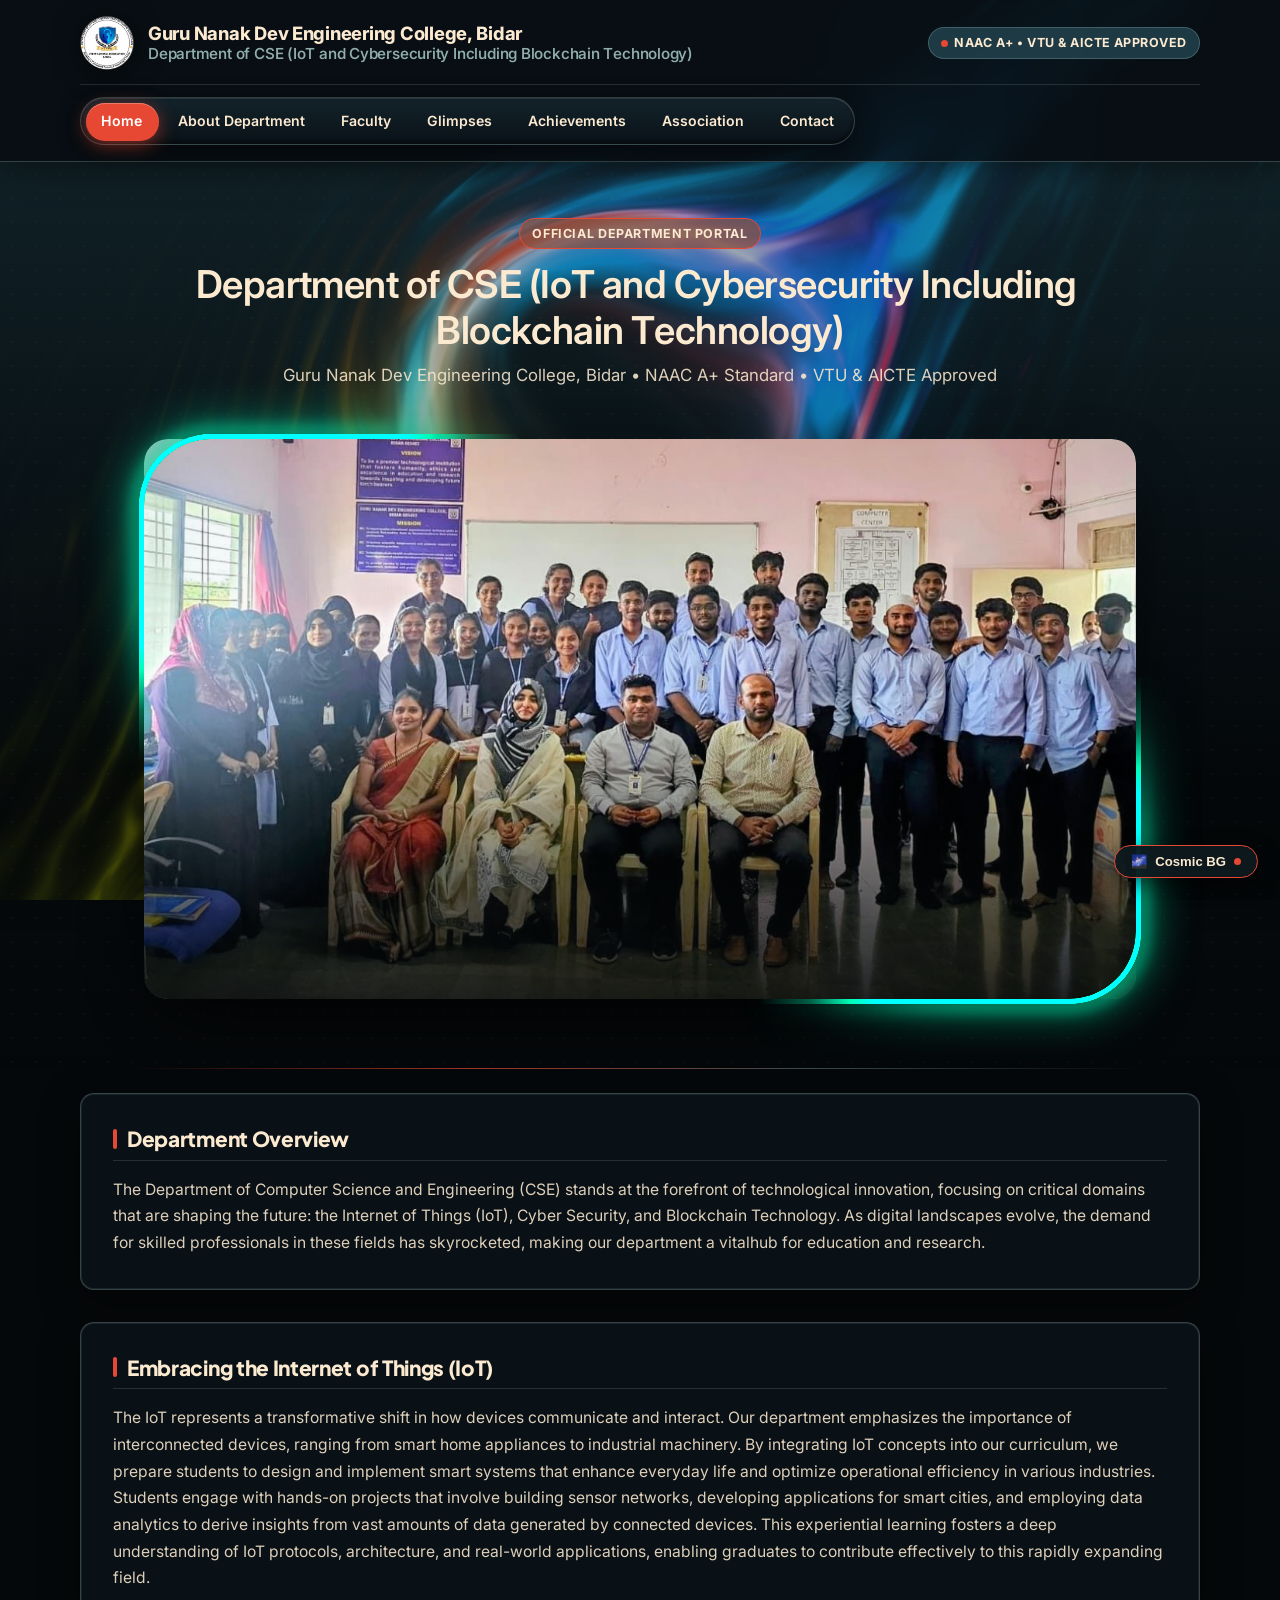
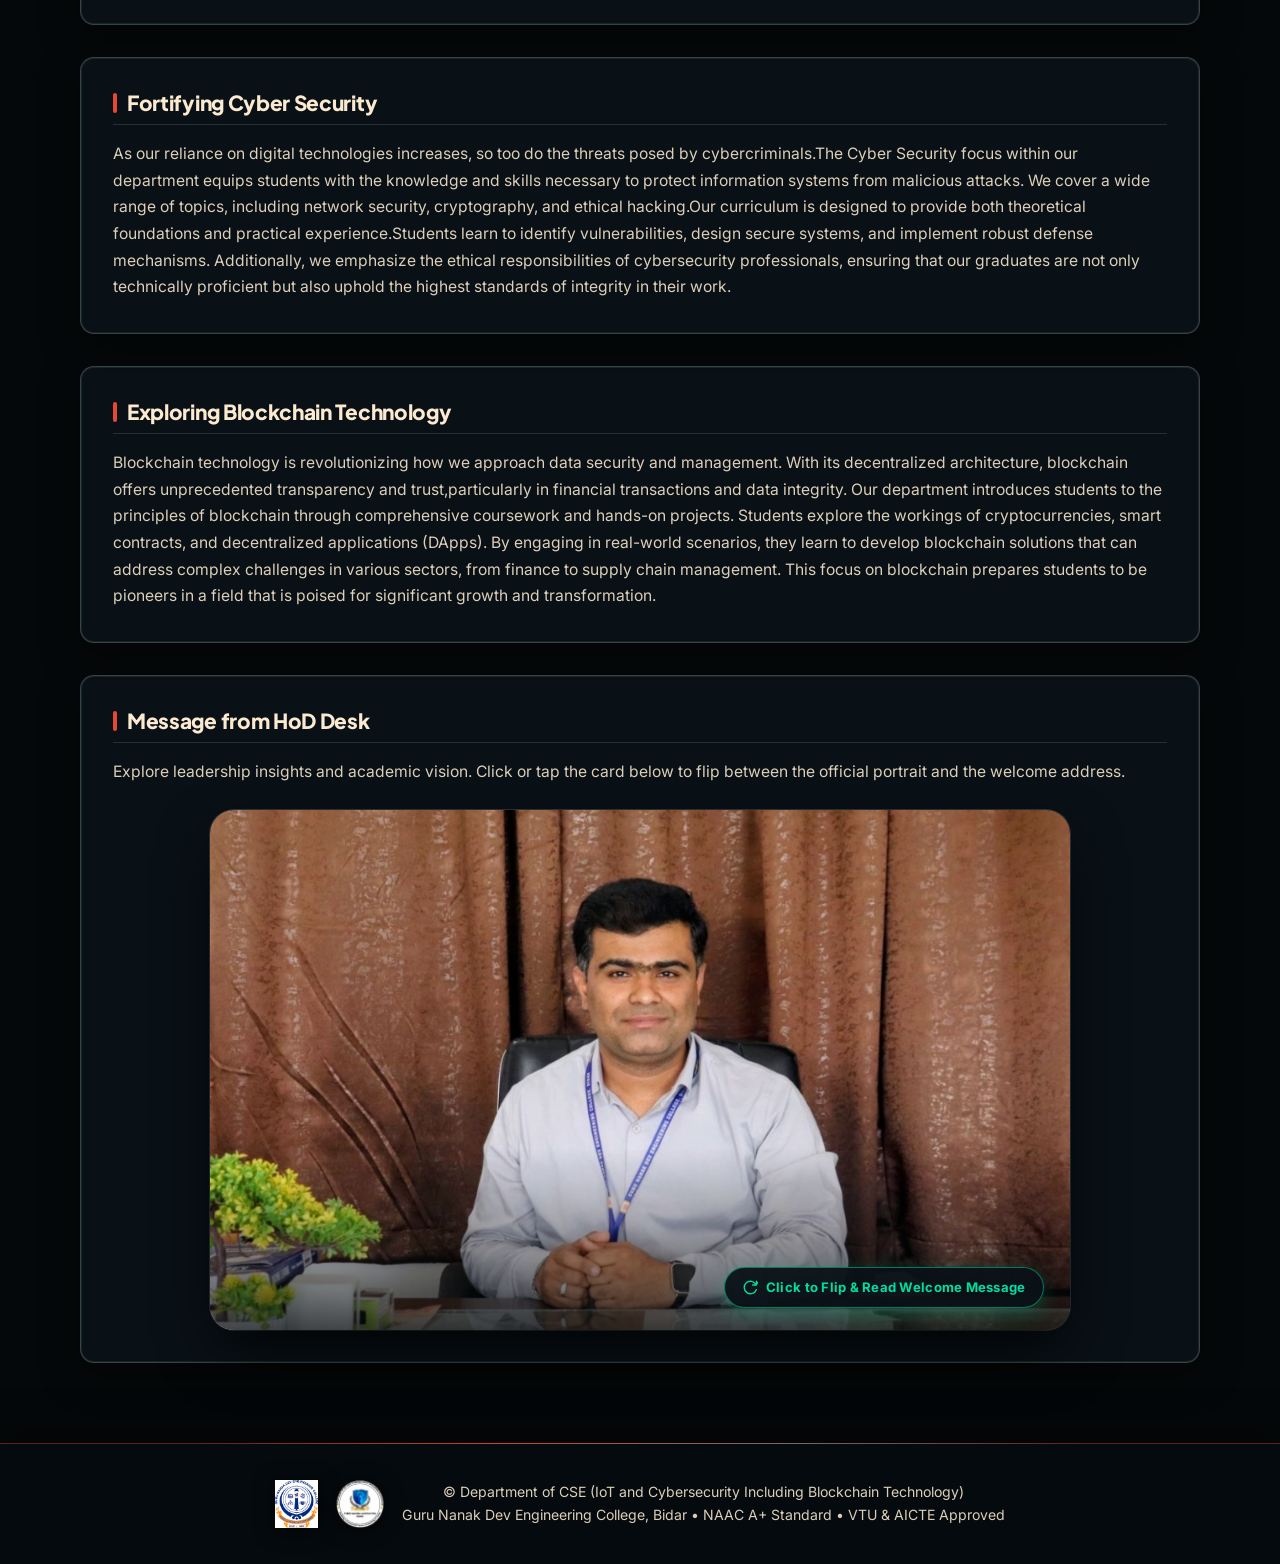
<file: index.html>
<!DOCTYPE html>
<html lang="en">
<head>
  <meta charset="UTF-8">
  <meta name="viewport" content="width=device-width, initial-scale=1.0">
  <title>Home - Department of Computer Science and Engineering (IoT, Cybersecurity including Blockchain Technology)</title>
  <link rel="icon" type="image/png" href="images/dept_logo_transparent.png">
  <link rel="stylesheet" href="styles.css">
</head>
<body>
  <!-- Singularity Background Canvas & Atmosphere -->
  <canvas id="singularity-canvas"></canvas>
  <div id="singularity-overlay" class="singularity-overlay"></div>

  <!-- Header -->
  <header>
    <div class="container">
      <div class="header-top">
        <div class="header-brand">
          <img src="images/dept_logo_transparent.png" alt="Department of CSE (IoT and Cybersecurity Including Blockchain Technology) Logo" class="brand-logo-img">
          <div>
            <h1>Guru Nanak Dev Engineering College, Bidar</h1>
            <h2>Department of CSE (IoT and Cybersecurity Including Blockchain Technology)</h2>
          </div>
        </div>
        <div class="header-actions">
          <div class="header-badge">
            <span class="pulse-dot"></span>
            <span>NAAC A+ &bull; VTU & AICTE Approved</span>
          </div>
          <button class="mobile-nav-toggle" id="mobileNavToggle" aria-label="Toggle navigation menu" aria-expanded="false">
            <span class="hamburger-line"></span>
            <span class="hamburger-line"></span>
            <span class="hamburger-line"></span>
          </button>
        </div>
      </div>

      <nav aria-label="Main Navigation">
        <ul>
          <li><a href="index.html" class="active">Home</a></li>
          <li><a href="about.html">About Department</a></li>
          <li><a href="faculty.html">Faculty</a></li>
          <li><a href="glimpse.html">Glimpses</a></li>
          <li><a href="achievements.html">Achievements</a></li>
          <li><a href="association.html">Association</a></li>
          <li><a href="contact.html">Contact</a></li>
        </ul>
        <div class="mobile-drawer-footer">
          <div class="mobile-drawer-badge">
            <span class="pulse-dot"></span>
            <span>NAAC A+ &bull; VTU & AICTE Approved</span>
          </div>
        </div>
      </nav>
    </div>
  </header>

  <!-- Page Hero Banner -->
  <section class="page-hero home-hero">
    <div class="container">
      <div class="hero-inner">
        <div class="hero-tag">Official Department Portal</div>
        <h2 data-weight-hover="title" data-from-weight="600" data-to-weight="900" data-stagger-duration="25">Department of CSE (IoT and Cybersecurity Including Blockchain Technology)</h2>
        <p data-weight-hover="subtitle" data-from-weight="400" data-to-weight="800" data-stagger-duration="18">Guru Nanak Dev Engineering College, Bidar &bull; NAAC A+ Standard &bull; VTU & AICTE Approved</p>
      </div>

      <!-- Hero Photo Showcase with Originkit Neon Border -->
      <div class="hero-photo-container">
        <div class="hero-photo-showcase"
             data-neon-border
             data-neon-color="#00dfa2"
             data-neon-rounded="24"
             data-neon-thickness="5"
             data-neon-border-size="45"
             data-neon-glow="100"
             data-neon-speed="16"
             data-neon-movement="continuous">
          <div class="hero-photo-media-wrapper">
            <img src="images/hero_dept_photo.png" 
                 alt="Department of CSE (IoT, Cybersecurity and Blockchain) Faculty and Students at Guru Nanak Dev Engineering College, Bidar" 
                 class="hero-photo-img" 
                 loading="eager" 
                 fetchpriority="high">
            <div class="hero-photo-overlay-gradient"></div>
          </div>
        </div>
      </div>
    </div>
  </section>

  <!-- Main Content -->
  <main>
    <div class="container">
      <!-- Department Overview -->
      <section class="section-block">
        <h3>Department Overview</h3>
        <p>The Department of Computer Science and Engineering (CSE) stands at the forefront of technological innovation, focusing on critical domains that are shaping the future: the Internet of Things (IoT), Cyber Security, and Blockchain Technology. As digital landscapes evolve, the demand for skilled professionals in these fields has skyrocketed, making our department a vitalhub for education and research.</p>
      </section>

      <!-- Key Focus: IoT -->
      <section class="section-block">
        <h3>Embracing the Internet of Things (IoT)</h3>
        <p>The IoT represents a transformative shift in how devices communicate and interact. Our department emphasizes the importance of interconnected devices, ranging from smart home appliances to industrial machinery. By integrating IoT concepts into our curriculum, we prepare students to design and implement smart systems that enhance everyday life and optimize operational efficiency in various industries. Students engage with hands-on projects that involve building sensor networks, developing applications for smart cities, and employing data analytics to derive insights from vast amounts of data generated by connected devices. This experiential learning fosters a deep understanding of IoT protocols, architecture, and real-world applications, enabling graduates to contribute effectively to this rapidly expanding field.</p>
      </section>

      <!-- Key Focus: Cyber Security -->
      <section class="section-block">
        <h3>Fortifying Cyber Security</h3>
        <p>As our reliance on digital technologies increases, so too do the threats posed by cybercriminals.The Cyber Security focus within our department equips students with the knowledge and skills necessary to protect information systems from malicious attacks. We cover a wide range of topics, including network security, cryptography, and ethical hacking.Our curriculum is designed to provide both theoretical foundations and practical experience.Students learn to identify vulnerabilities, design secure systems, and implement robust defense mechanisms. Additionally, we emphasize the ethical responsibilities of cybersecurity professionals, ensuring that our graduates are not only technically proficient but also uphold the highest standards of integrity in their work.</p>
      </section>

      <!-- Key Focus: Blockchain Technology -->
      <section class="section-block">
        <h3>Exploring Blockchain Technology</h3>
        <p>Blockchain technology is revolutionizing how we approach data security and management. With its decentralized architecture, blockchain offers unprecedented transparency and trust,particularly in financial transactions and data integrity. Our department introduces students to the principles of blockchain through comprehensive coursework and hands-on projects. Students explore the workings of cryptocurrencies, smart contracts, and decentralized applications (DApps). By engaging in real-world scenarios, they learn to develop blockchain solutions that can address complex challenges in various sectors, from finance to supply chain management. This focus on blockchain prepares students to be pioneers in a field that is poised for significant growth and transformation.</p>
      </section>

      <!-- Message from HoD Desk — Originkit 3D Flip Gallery -->
      <section class="section-block flip-gallery-section">
        <h3>Message from HoD Desk</h3>
        <p>Explore leadership insights and academic vision. Click or tap the card below to flip between the official portrait and the welcome address.</p>

        <div class="flip-gallery-container" data-flip-gallery id="hod-flip-gallery">
          <div class="flip-tilt-wrapper">
            <div class="flip-card-rotator">

              <!-- FRONT: Official Photograph Showcase -->
              <div class="flip-face flip-face-front">
                <img src="images/dr_harish_joshi_hod.jpg" 
                     alt="Dr. Harish Joshi - Associate Professor and Head of Department, CSE (IoT, Cyber Security and Blockchain Technology)" 
                     class="flip-front-img"
                     loading="lazy">
                <div class="flip-front-overlay">
                  <div class="flip-action-hint">
                    <svg width="15" height="15" viewBox="0 0 24 24" fill="none" stroke="currentColor" stroke-width="2.2" stroke-linecap="round" stroke-linejoin="round"><path d="M21.5 2v6h-6M21.34 15.57a10 10 0 1 1-.57-8.38l5.67-5.67"/></svg>
                    <span>Click to Flip &amp; Read Welcome Message</span>
                  </div>
                </div>
              </div>

              <!-- BACK: Official Welcome Message & Vision -->
              <div class="flip-face flip-face-back">
                <div class="flip-back-header">
                  <img src="images/dr_harish_joshi_hod.jpg" 
                       alt="Dr. Harish Joshi Thumbnail" 
                       class="flip-back-avatar">
                  <div class="flip-back-title-group">
                    <div class="flip-back-tag">Leadership &amp; Academic Vision</div>
                    <div class="flip-back-name">Dr. Harish Joshi</div>
                    <div class="flip-back-role">HEAD OF DEPARTMENT &bull; Professor &amp; HOD</div>
                    <div class="flip-back-dept">
                      Department of CSE (IoT &amp; Cybersecurity including Blockchain Technology)<br>
                      Guru Nanak Dev Engineering College, Bidar
                    </div>
                  </div>
                </div>

                <div class="flip-back-body">
                  <div class="flip-back-message-heading">
                    <svg width="18" height="18" viewBox="0 0 24 24" fill="none" stroke="#00dfa2" stroke-width="2" stroke-linecap="round" stroke-linejoin="round"><path d="M3 21c3 0 7-1 7-8V5c0-1.25-.756-2.017-2-2H4c-1.25 0-2 .75-2 1.972V11c0 1.25.75 2 2 2 1 0 1 0 1 1v1c0 1-1 2-2 2s-1 .008-1 1.031V20c0 1 0 1 1 1z"/><path d="M15 21c3 0 7-1 7-8V5c0-1.25-.757-2.017-2-2h-4c-1.25 0-2 .75-2 1.972V11c0 1.25.75 2 2 2 1 0 1 0 1 1v1c0 1-1 2-2 2s-1 .008-1 1.031V20c0 1 0 1 1 1z"/></svg>
                    <span>HOD's Welcome Message</span>
                  </div>
                  <blockquote class="flip-back-quote">
                    &ldquo;Welcome to the Department of Computer Science and Engineering! Our focus on cutting-edge fields such as IoT, Cyber Security, and Blockchain Technology positions us at the forefront of technological innovation. We are dedicated to equipping you with the skills and knowledge necessary to excel in these dynamic areas. Together, let&rsquo;s explore new frontiers, foster creativity, and drive impactful solutions that shape the future. I encourage each of you to engage actively in our programs, collaborate on research, and embrace the challenges that lie ahead. Let&rsquo;s embark on this exciting journey together!&rdquo;
                    <span class="flip-back-quote-author">&mdash; Dr. Harish Joshi</span>
                  </blockquote>
                </div>

                <div class="flip-back-footer">
                  <div class="flip-back-badge">
                    <span class="pulse-dot"></span>
                    <span>Guru Nanak Dev Engineering College, Bidar &bull; NAAC A+</span>
                  </div>
                  <div class="flip-action-hint">
                    <svg width="14" height="14" viewBox="0 0 24 24" fill="none" stroke="currentColor" stroke-width="2.2" stroke-linecap="round" stroke-linejoin="round"><path d="M2.5 2v6h6M2.66 15.57a10 10 0 1 0 .57-8.38L-2.44 1.52"/></svg>
                    <span>Click to Flip Back to Photo</span>
                  </div>
                </div>
              </div>

            </div>
          </div>
        </div>
      </section>
    </div>
  </main>

  <!-- Footer -->
  <footer>
    <div class="container">
      <div class="footer-content">
        <img src="images/gndec_logo.png" alt="Guru Nanak Dev Engineering College Logo" class="footer-logo" title="GNDEC Bidar">
        <img src="images/dept_logo_transparent.png" alt="Department of CSE Logo" class="footer-logo" title="Department of CSE (IoT &amp; Cybersecurity)">
        <p>&copy; Department of CSE (IoT and Cybersecurity Including Blockchain Technology)<br>
        Guru Nanak Dev Engineering College, Bidar &bull; NAAC A+ Standard &bull; VTU &amp; AICTE Approved</p>
      </div>
    </div>
  </footer>

  <!-- Scripts -->
  <script src="singularity-bg.js"></script>
  <script src="continuous-tabs.js"></script>
  <script src="weight-hover.js"></script>
  <script src="neon-border.js"></script>
  <script src="flip-gallery.js"></script>
</body>
</html>
</file>
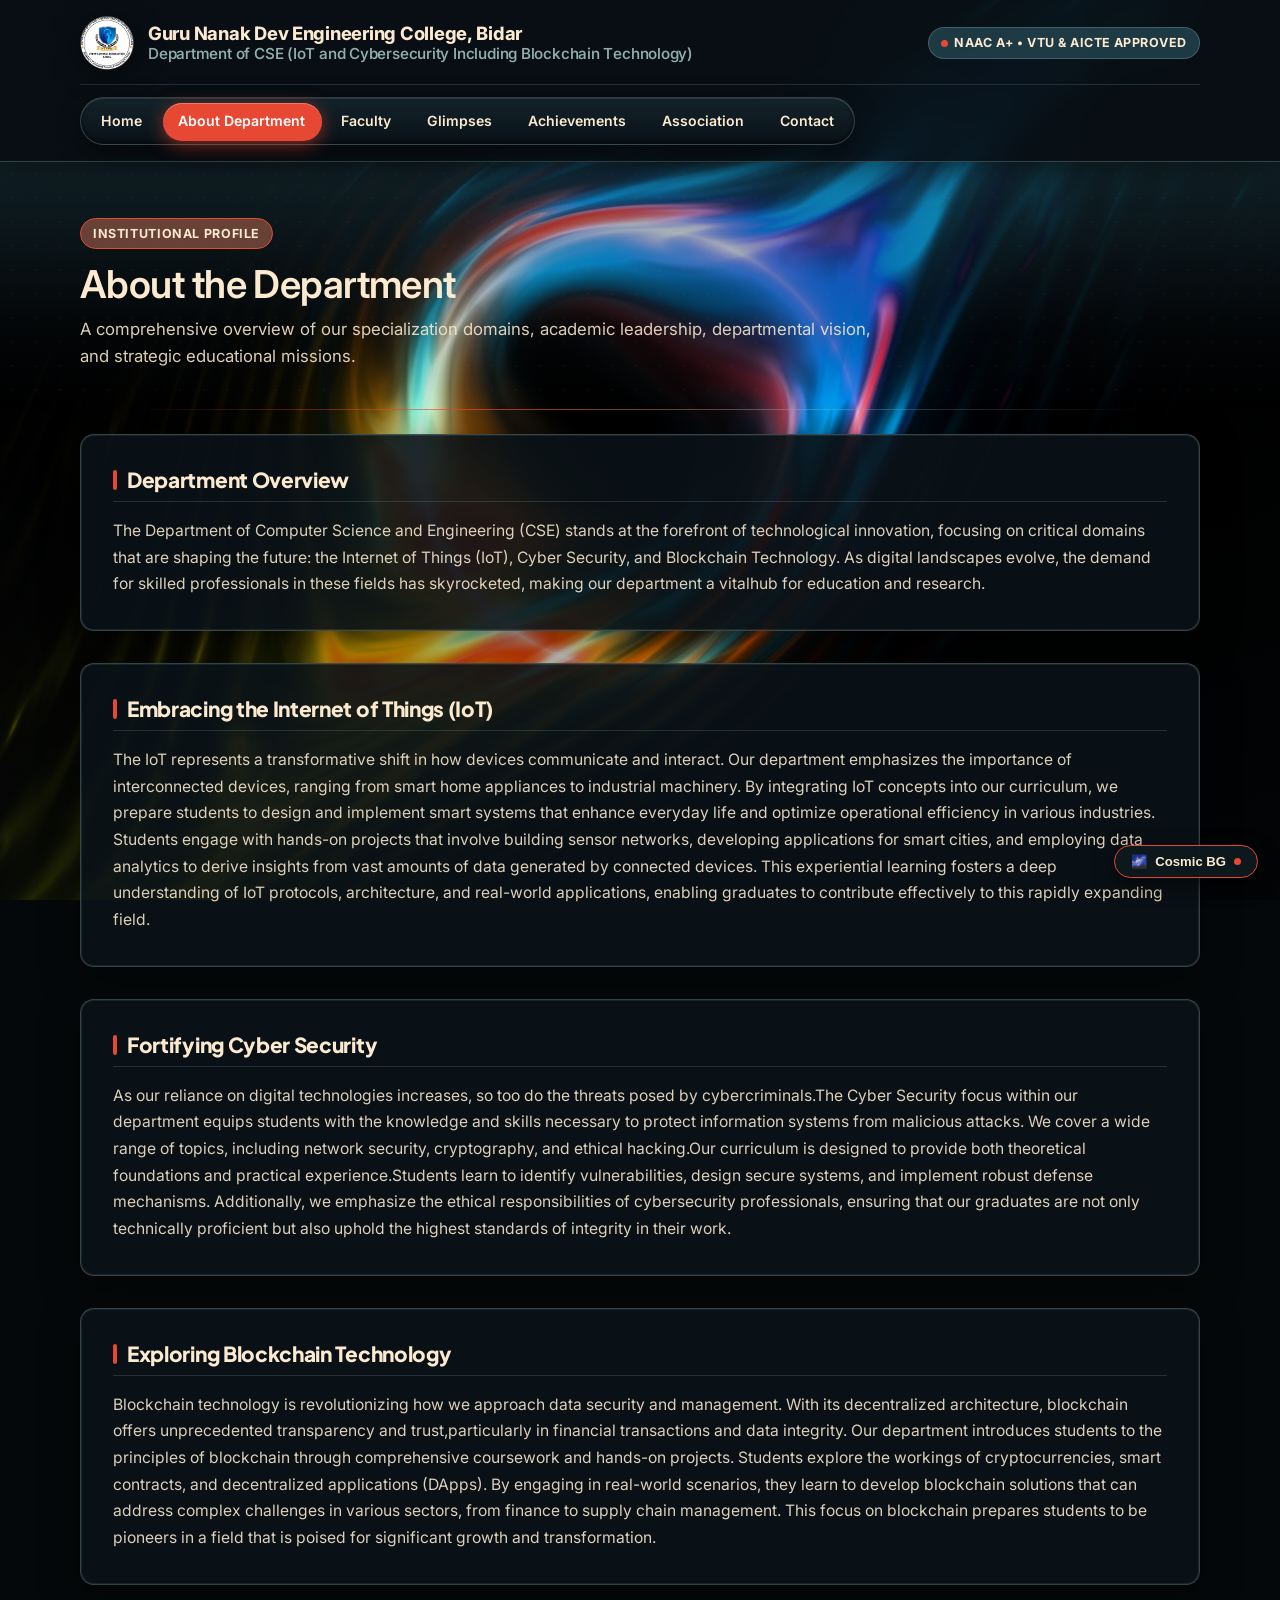
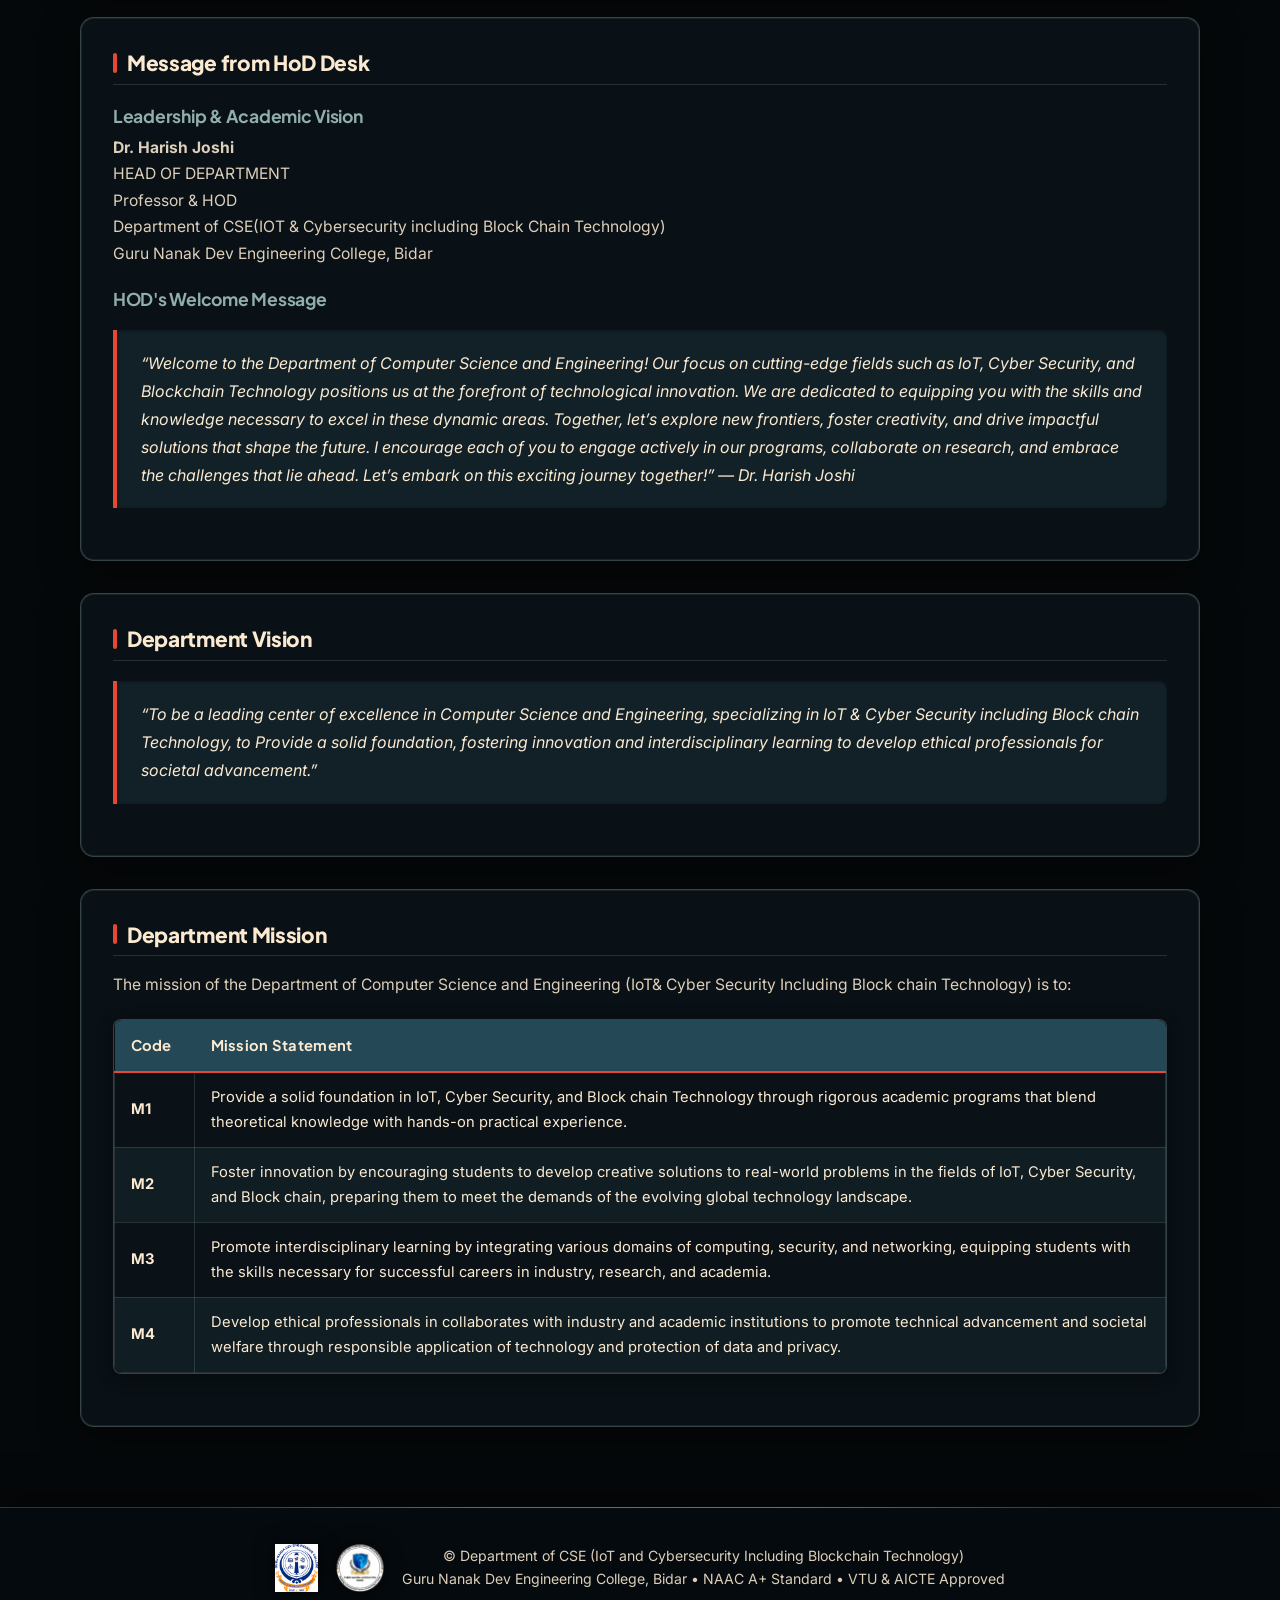
<file: about.html>
<!DOCTYPE html>
<html lang="en">
<head>
  <meta charset="UTF-8">
  <meta name="viewport" content="width=device-width, initial-scale=1.0">
  <title>About Department - Department of Computer Science and Engineering (IoT, Cybersecurity including Blockchain Technology)</title>
  <link rel="icon" type="image/png" href="images/dept_logo_transparent.png">
  <link rel="stylesheet" href="styles.css">
</head>
<body>
  <!-- Singularity Background Canvas & Atmosphere -->
  <canvas id="singularity-canvas"></canvas>
  <div id="singularity-overlay" class="singularity-overlay"></div>

  <!-- Header -->
  <header>
    <div class="container">
      <div class="header-top">
        <div class="header-brand">
          <img src="images/dept_logo_transparent.png" alt="Department of CSE (IoT and Cybersecurity Including Blockchain Technology) Logo" class="brand-logo-img">
          <div>
            <h1>Guru Nanak Dev Engineering College, Bidar</h1>
            <h2>Department of CSE (IoT and Cybersecurity Including Blockchain Technology)</h2>
          </div>
        </div>
        <div class="header-actions">
          <div class="header-badge">
            <span class="pulse-dot"></span>
            <span>NAAC A+ &bull; VTU & AICTE Approved</span>
          </div>
          <button class="mobile-nav-toggle" id="mobileNavToggle" aria-label="Toggle navigation menu" aria-expanded="false">
            <span class="hamburger-line"></span>
            <span class="hamburger-line"></span>
            <span class="hamburger-line"></span>
          </button>
        </div>
      </div>

      <nav aria-label="Main Navigation">
        <ul>
          <li><a href="index.html">Home</a></li>
          <li><a href="about.html" class="active">About Department</a></li>
          <li><a href="faculty.html">Faculty</a></li>
          <li><a href="glimpse.html">Glimpses</a></li>
          <li><a href="achievements.html">Achievements</a></li>
          <li><a href="association.html">Association</a></li>
          <li><a href="contact.html">Contact</a></li>
        </ul>
        <div class="mobile-drawer-footer">
          <div class="mobile-drawer-badge">
            <span class="pulse-dot"></span>
            <span>NAAC A+ &bull; VTU & AICTE Approved</span>
          </div>
        </div>
      </nav>
    </div>
  </header>

  <!-- Page Hero Banner -->
  <section class="page-hero">
    <div class="container">
      <div class="hero-inner">
        <div class="hero-tag">Institutional Profile</div>
        <h2>About the Department</h2>
        <p>A comprehensive overview of our specialization domains, academic leadership, departmental vision, and strategic educational missions.</p>
      </div>
    </div>
  </section>

  <!-- Main Content -->
  <main>
    <div class="container">
      <!-- Department Overview -->
      <section class="section-block">
        <h3>Department Overview</h3>
        <p>The Department of Computer Science and Engineering (CSE) stands at the forefront of technological innovation, focusing on critical domains that are shaping the future: the Internet of Things (IoT), Cyber Security, and Blockchain Technology. As digital landscapes evolve, the demand for skilled professionals in these fields has skyrocketed, making our department a vitalhub for education and research.</p>
      </section>

      <!-- Key Focus: IoT -->
      <section class="section-block">
        <h3>Embracing the Internet of Things (IoT)</h3>
        <p>The IoT represents a transformative shift in how devices communicate and interact. Our department emphasizes the importance of interconnected devices, ranging from smart home appliances to industrial machinery. By integrating IoT concepts into our curriculum, we prepare students to design and implement smart systems that enhance everyday life and optimize operational efficiency in various industries. Students engage with hands-on projects that involve building sensor networks, developing applications for smart cities, and employing data analytics to derive insights from vast amounts of data generated by connected devices. This experiential learning fosters a deep understanding of IoT protocols, architecture, and real-world applications, enabling graduates to contribute effectively to this rapidly expanding field.</p>
      </section>

      <!-- Key Focus: Cyber Security -->
      <section class="section-block">
        <h3>Fortifying Cyber Security</h3>
        <p>As our reliance on digital technologies increases, so too do the threats posed by cybercriminals.The Cyber Security focus within our department equips students with the knowledge and skills necessary to protect information systems from malicious attacks. We cover a wide range of topics, including network security, cryptography, and ethical hacking.Our curriculum is designed to provide both theoretical foundations and practical experience.Students learn to identify vulnerabilities, design secure systems, and implement robust defense mechanisms. Additionally, we emphasize the ethical responsibilities of cybersecurity professionals, ensuring that our graduates are not only technically proficient but also uphold the highest standards of integrity in their work.</p>
      </section>

      <!-- Key Focus: Blockchain Technology -->
      <section class="section-block">
        <h3>Exploring Blockchain Technology</h3>
        <p>Blockchain technology is revolutionizing how we approach data security and management. With its decentralized architecture, blockchain offers unprecedented transparency and trust,particularly in financial transactions and data integrity. Our department introduces students to the principles of blockchain through comprehensive coursework and hands-on projects. Students explore the workings of cryptocurrencies, smart contracts, and decentralized applications (DApps). By engaging in real-world scenarios, they learn to develop blockchain solutions that can address complex challenges in various sectors, from finance to supply chain management. This focus on blockchain prepares students to be pioneers in a field that is poised for significant growth and transformation.</p>
      </section>

      <!-- Message from HoD Desk -->
      <section class="section-block">
        <h3>Message from HoD Desk</h3>
        <h4>Leadership & Academic Vision</h4>
        <p><strong>Dr. Harish Joshi</strong><br>
        HEAD OF DEPARTMENT<br>
        Professor & HOD<br>
        Department of CSE(IOT & Cybersecurity including Block Chain Technology)<br>
        Guru Nanak Dev Engineering College, Bidar</p>

        <h4>HOD's Welcome Message</h4>
        <blockquote>
          “Welcome to the Department of Computer Science and Engineering! Our focus on cutting-edge fields such as IoT, Cyber Security, and Blockchain Technology positions us at the forefront of technological innovation. We are dedicated to equipping you with the skills and knowledge necessary to excel in these dynamic areas. Together, let’s explore new frontiers, foster creativity, and drive impactful solutions that shape the future. I encourage each of you to engage actively in our programs, collaborate on research, and embrace the challenges that lie ahead. Let’s embark on this exciting journey together!” &mdash; Dr. Harish Joshi
        </blockquote>
      </section>

      <!-- Department Vision -->
      <section class="section-block">
        <h3>Department Vision</h3>
        <blockquote>
          “To be a leading center of excellence in Computer Science and Engineering, specializing in IoT & Cyber Security including Block chain Technology, to Provide a solid foundation, fostering innovation and interdisciplinary learning to develop ethical professionals for societal advancement.”
        </blockquote>
      </section>

      <!-- Department Mission -->
      <section class="section-block">
        <h3>Department Mission</h3>
        <p>The mission of the Department of Computer Science and Engineering (IoT& Cyber Security Including Block chain Technology) is to:</p>
        <div class="table-responsive">
          <div class="table-scroll-hint"><span>Swipe to view &rarr;</span></div>
          <table class="data-table">
            <thead>
              <tr>
                <th style="width: 80px;">Code</th>
                <th>Mission Statement</th>
              </tr>
            </thead>
            <tbody>
              <tr>
                <td><strong>M1</strong></td>
                <td>Provide a solid foundation in IoT, Cyber Security, and Block chain Technology through rigorous academic programs that blend theoretical knowledge with hands-on practical experience.</td>
              </tr>
              <tr>
                <td><strong>M2</strong></td>
                <td>Foster innovation by encouraging students to develop creative solutions to real-world problems in the fields of IoT, Cyber Security, and Block chain, preparing them to meet the demands of the evolving global technology landscape.</td>
              </tr>
              <tr>
                <td><strong>M3</strong></td>
                <td>Promote interdisciplinary learning by integrating various domains of computing, security, and networking, equipping students with the skills necessary for successful careers in industry, research, and academia.</td>
              </tr>
              <tr>
                <td><strong>M4</strong></td>
                <td>Develop ethical professionals in collaborates with industry and academic institutions to promote technical advancement and societal welfare through responsible application of technology and protection of data and privacy.</td>
              </tr>
            </tbody>
          </table>
        </div>
      </section>
    </div>
  </main>

  <!-- Footer -->
  <footer>
    <div class="container">
      <div class="footer-content">
        <img src="images/gndec_logo.png" alt="Guru Nanak Dev Engineering College Logo" class="footer-logo" title="GNDEC Bidar">
        <img src="images/dept_logo_transparent.png" alt="Department of CSE Logo" class="footer-logo" title="Department of CSE (IoT & Cybersecurity)">
        <p>&copy; Department of CSE (IoT and Cybersecurity Including Blockchain Technology)<br>
        Guru Nanak Dev Engineering College, Bidar &bull; NAAC A+ Standard &bull; VTU & AICTE Approved</p>
      </div>
    </div>
  </footer>

  <!-- Scripts -->
  <script src="singularity-bg.js"></script>
  <script src="continuous-tabs.js"></script>
  <script src="weight-hover.js"></script>
</body>
</html>
</file>
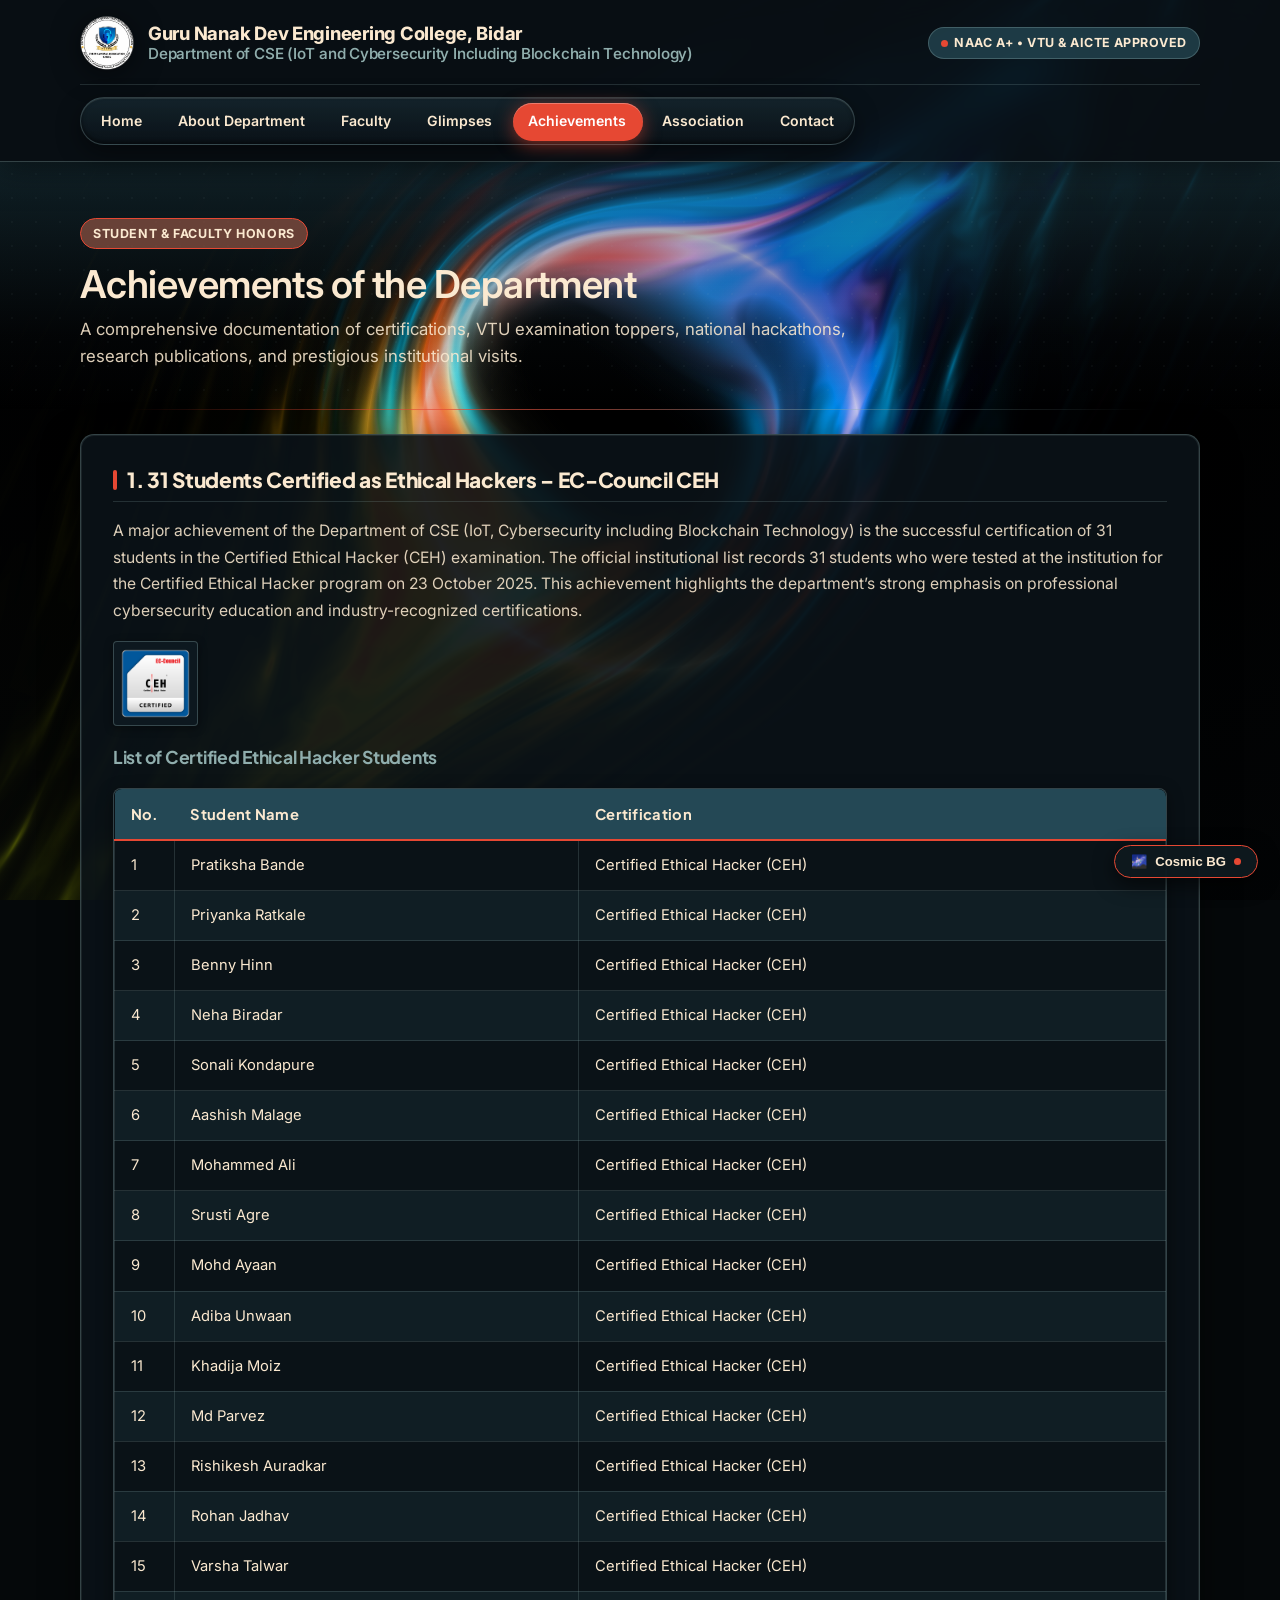
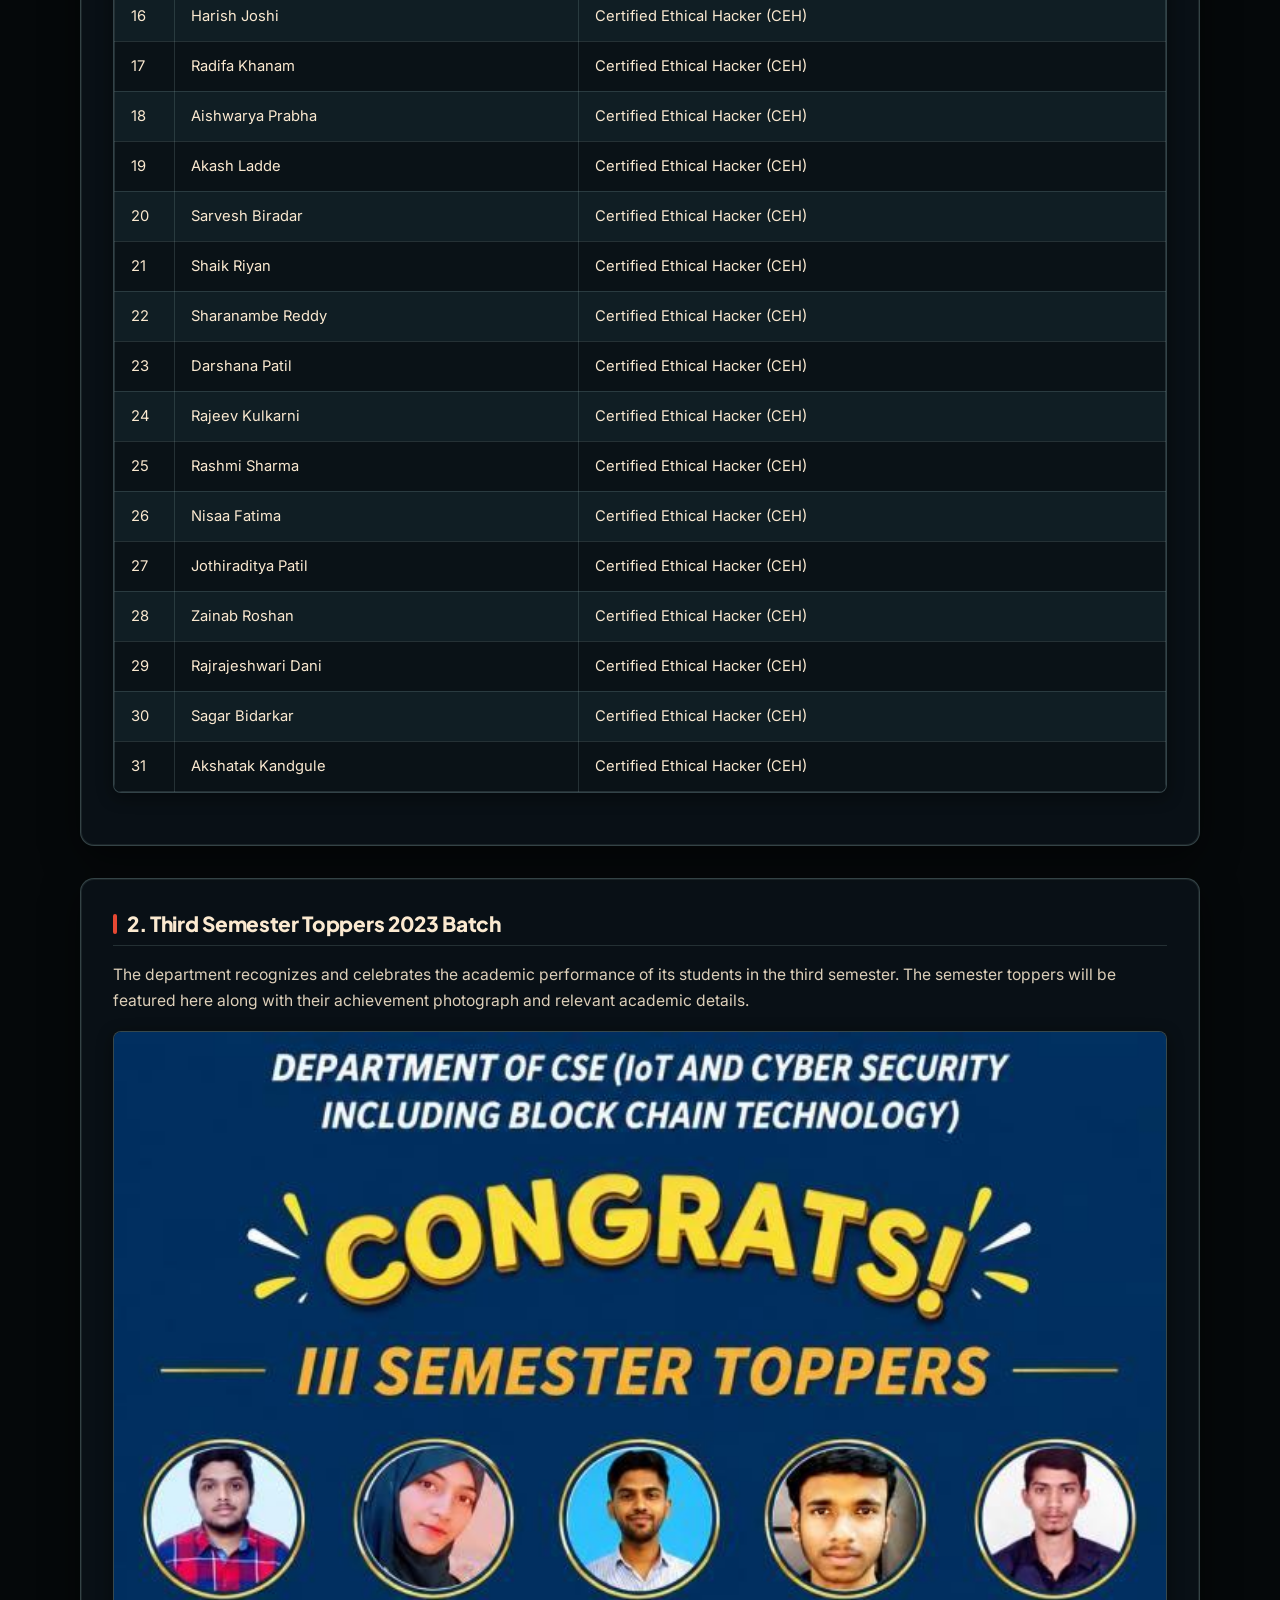
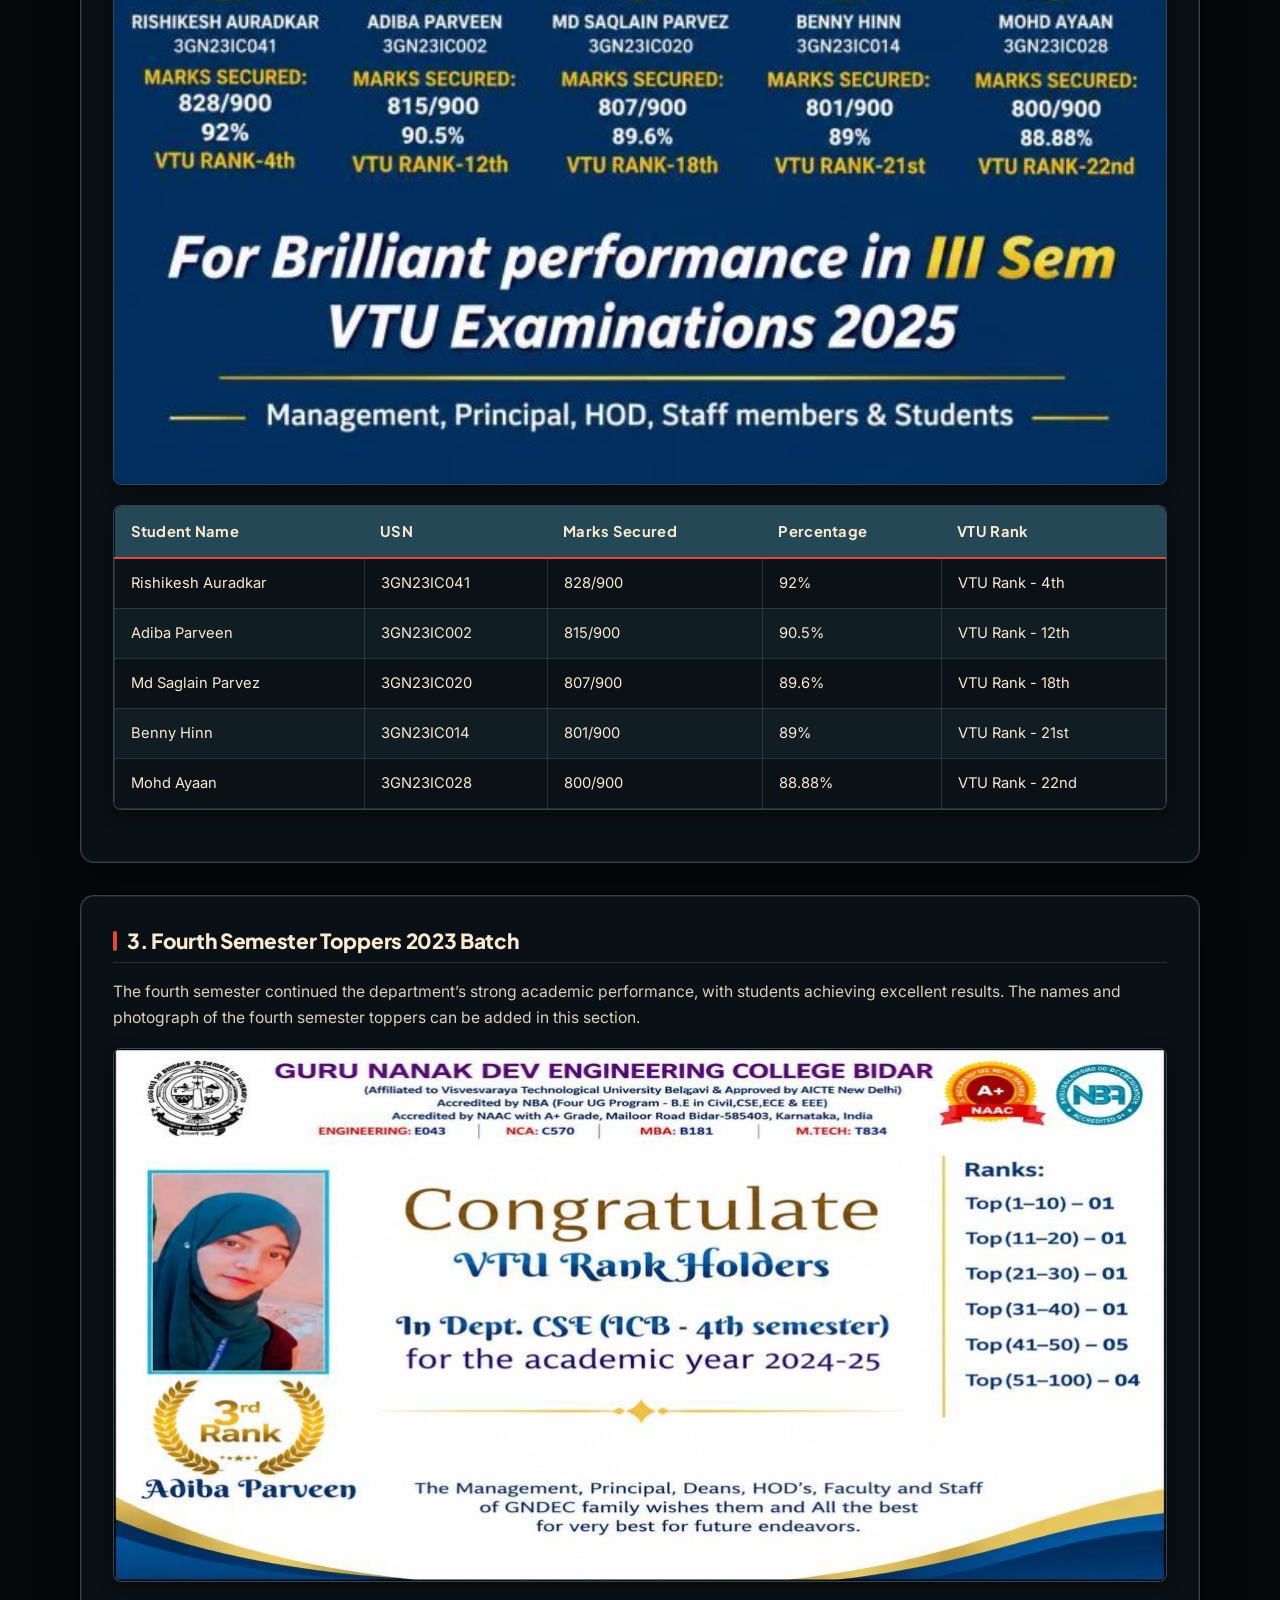
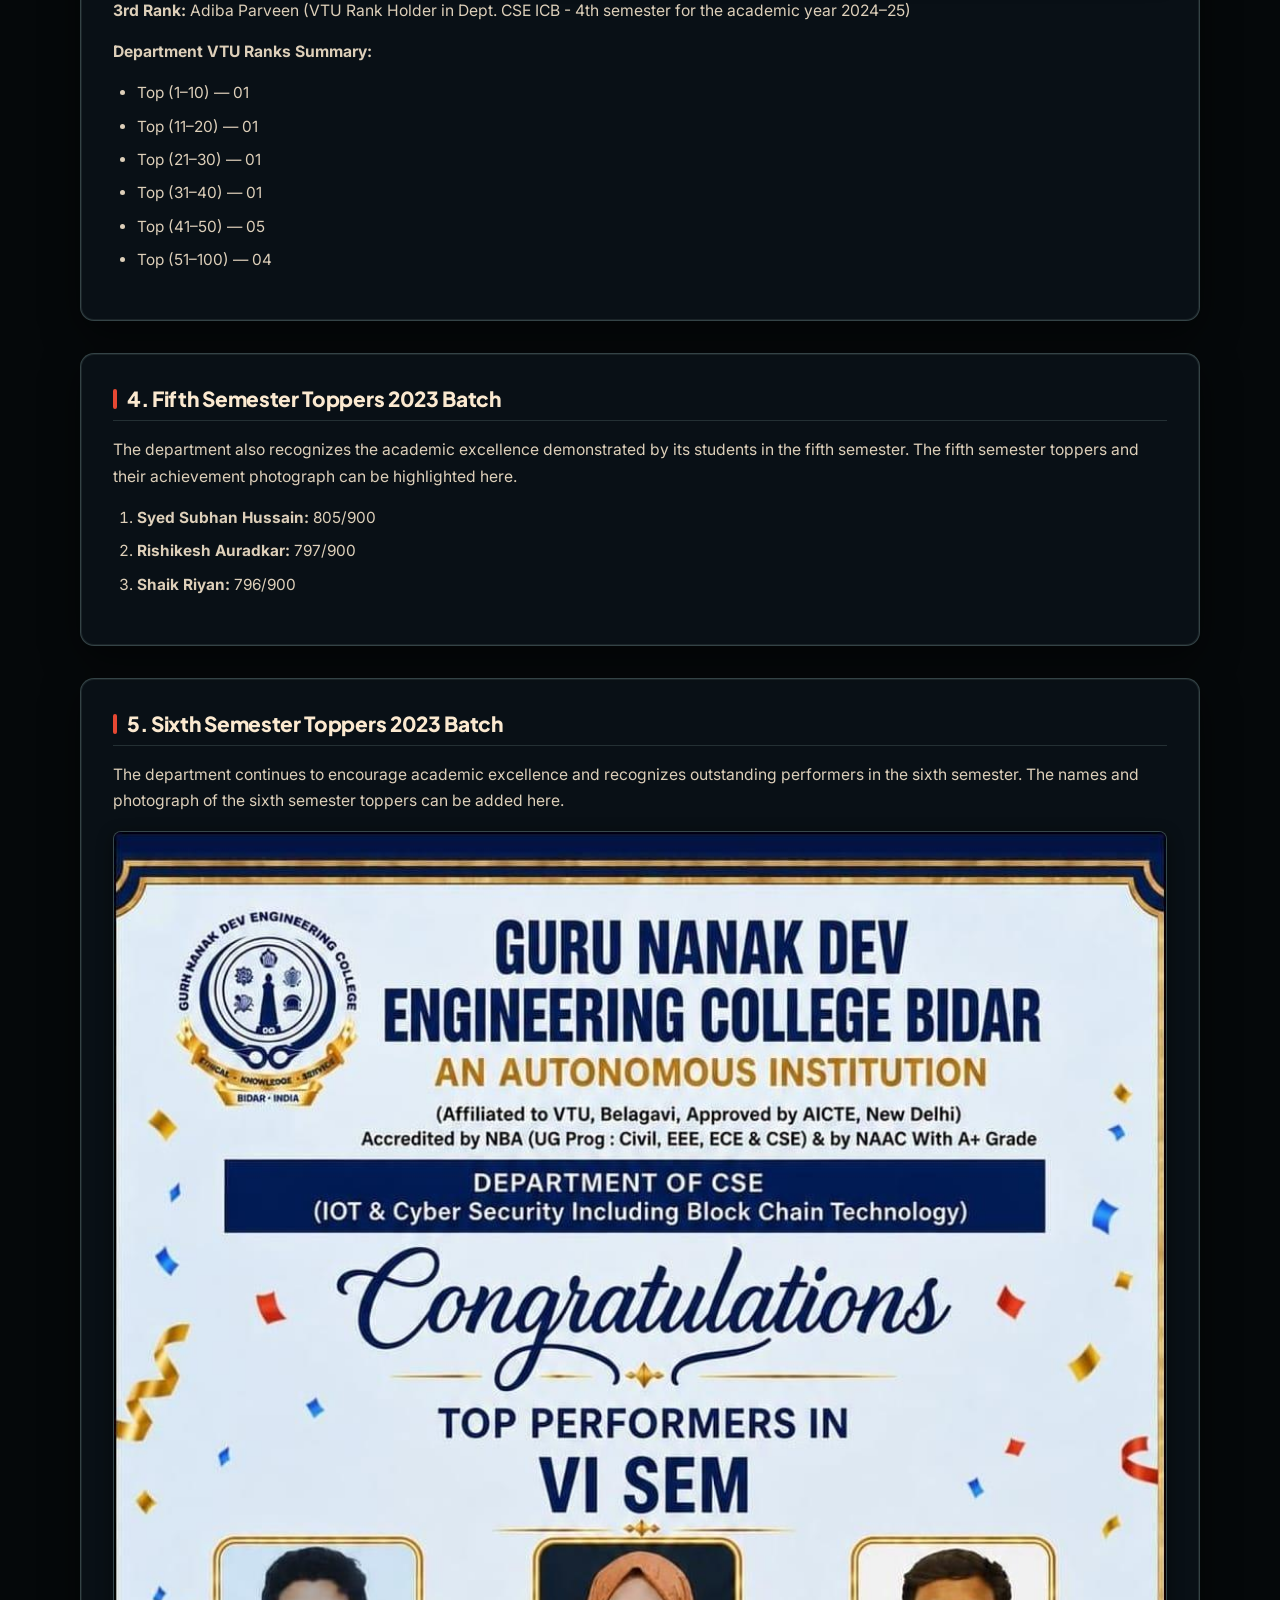
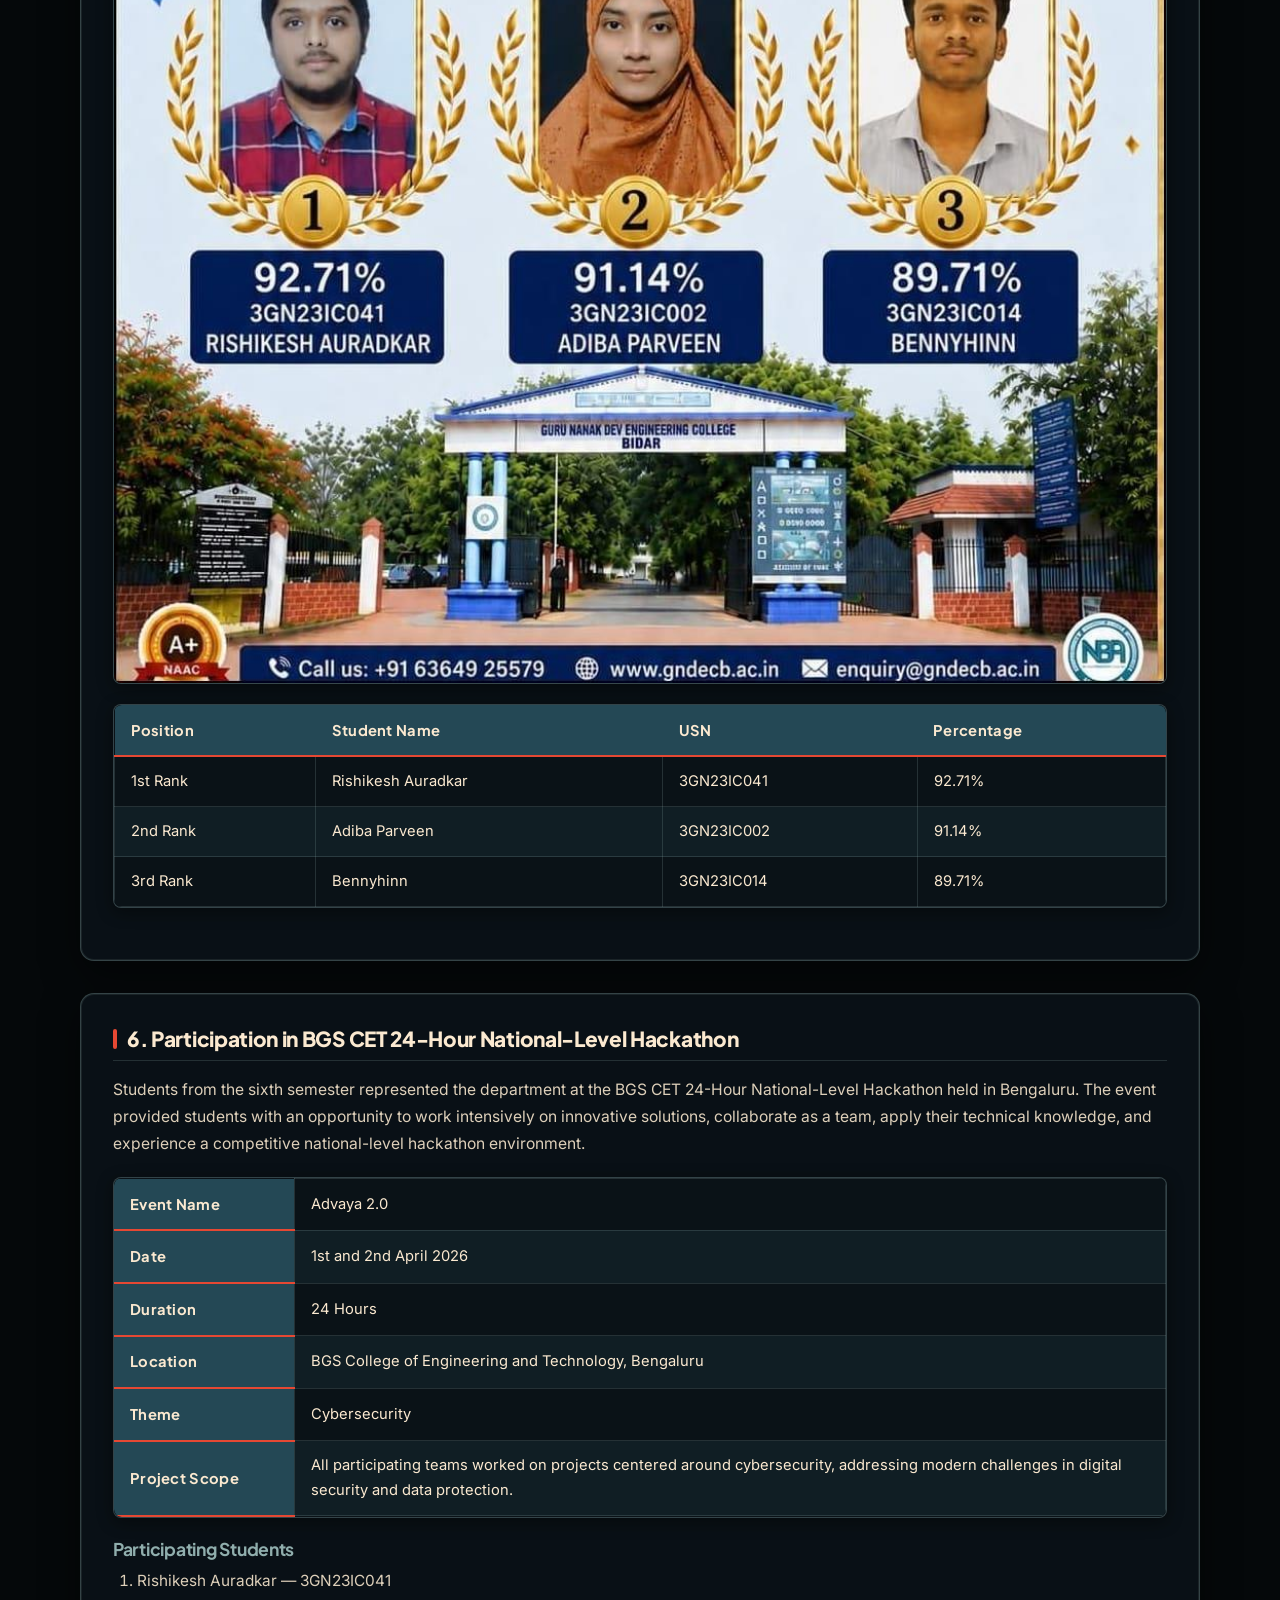
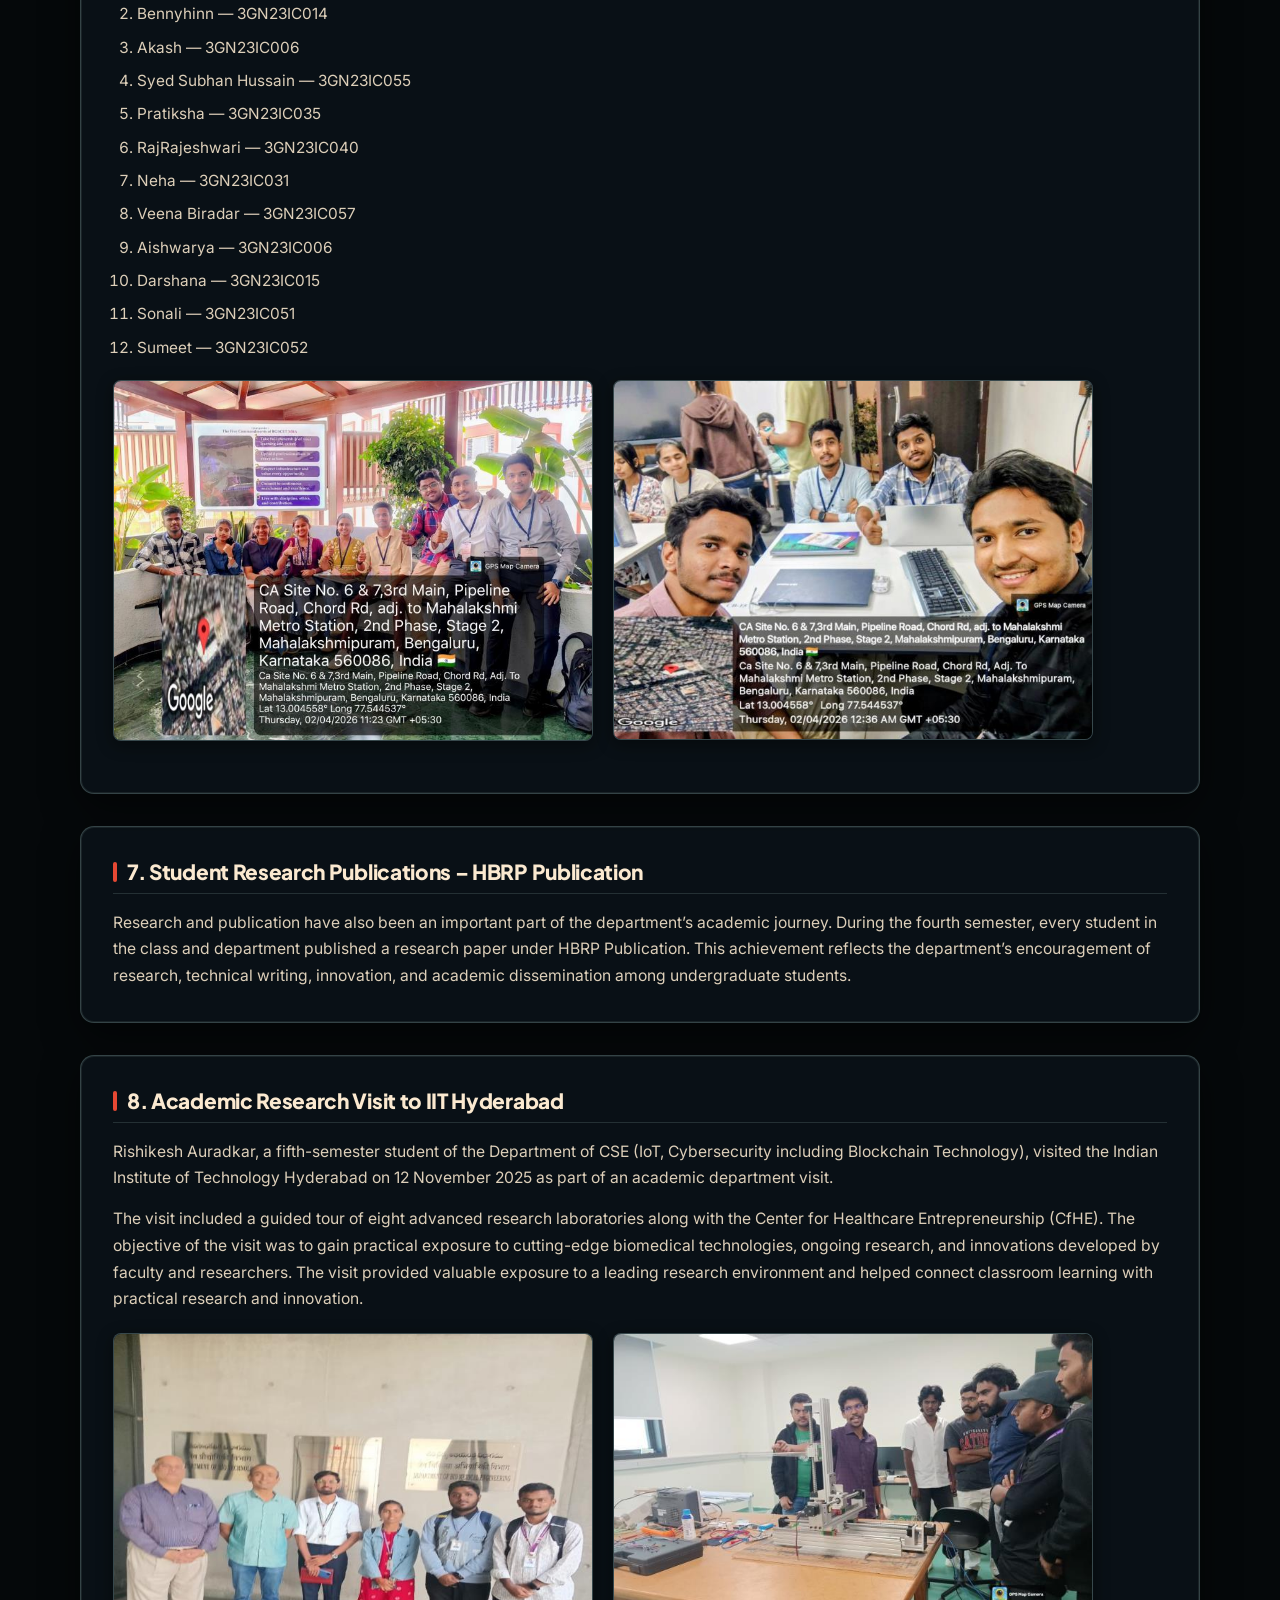
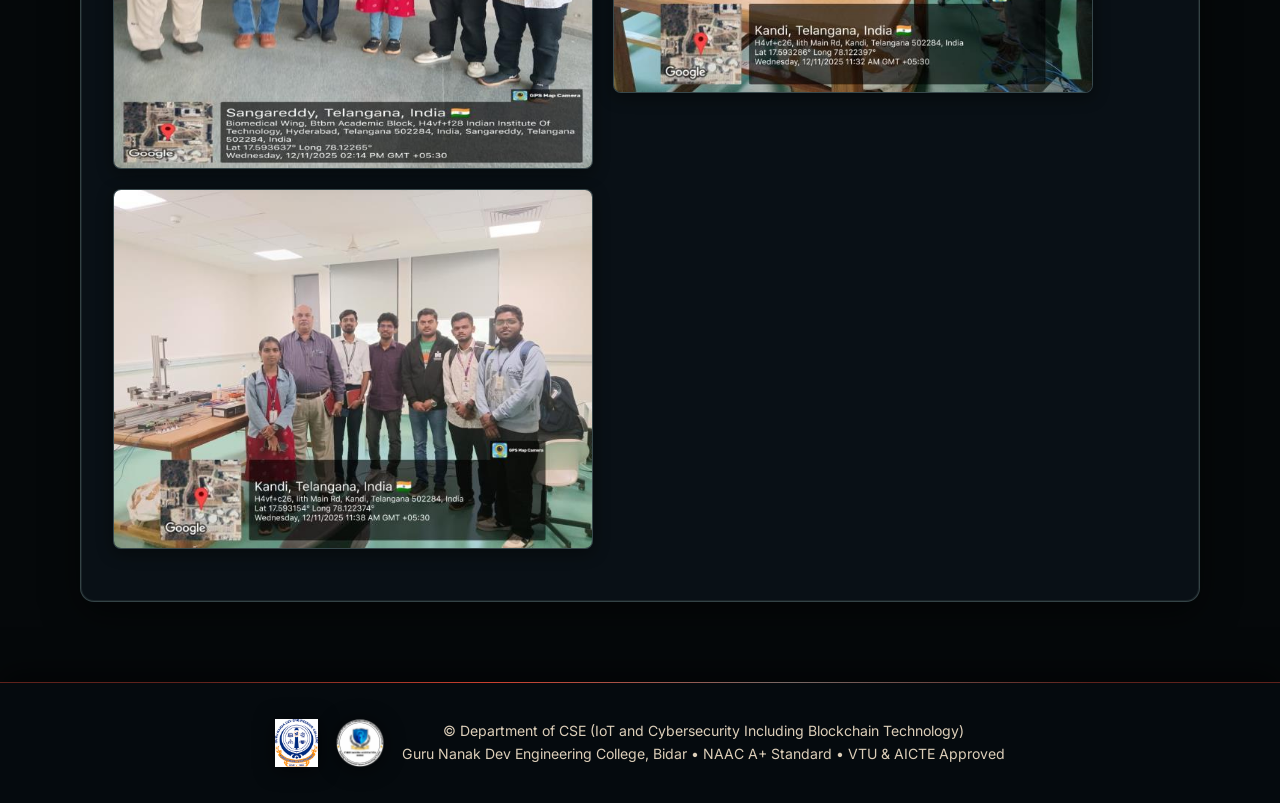
<file: achievements.html>
<!DOCTYPE html>
<html lang="en">
<head>
  <meta charset="UTF-8">
  <meta name="viewport" content="width=device-width, initial-scale=1.0">
  <title>Achievements - Department of Computer Science and Engineering (IoT, Cybersecurity including Blockchain Technology)</title>
  <link rel="icon" type="image/png" href="images/dept_logo_transparent.png">
  <link rel="stylesheet" href="styles.css">
</head>
<body>
  <!-- Singularity Background Canvas & Atmosphere -->
  <canvas id="singularity-canvas"></canvas>
  <div id="singularity-overlay" class="singularity-overlay"></div>

  <!-- Header -->
  <header>
    <div class="container">
      <div class="header-top">
        <div class="header-brand">
          <img src="images/dept_logo_transparent.png" alt="Department of CSE (IoT and Cybersecurity Including Blockchain Technology) Logo" class="brand-logo-img">
          <div>
            <h1>Guru Nanak Dev Engineering College, Bidar</h1>
            <h2>Department of CSE (IoT and Cybersecurity Including Blockchain Technology)</h2>
          </div>
        </div>
        <div class="header-actions">
          <div class="header-badge">
            <span class="pulse-dot"></span>
            <span>NAAC A+ &bull; VTU & AICTE Approved</span>
          </div>
          <button class="mobile-nav-toggle" id="mobileNavToggle" aria-label="Toggle navigation menu" aria-expanded="false">
            <span class="hamburger-line"></span>
            <span class="hamburger-line"></span>
            <span class="hamburger-line"></span>
          </button>
        </div>
      </div>

      <nav aria-label="Main Navigation">
        <ul>
          <li><a href="index.html">Home</a></li>
          <li><a href="about.html">About Department</a></li>
          <li><a href="faculty.html">Faculty</a></li>
          <li><a href="glimpse.html">Glimpses</a></li>
          <li><a href="achievements.html" class="active">Achievements</a></li>
          <li><a href="association.html">Association</a></li>
          <li><a href="contact.html">Contact</a></li>
        </ul>
        <div class="mobile-drawer-footer">
          <div class="mobile-drawer-badge">
            <span class="pulse-dot"></span>
            <span>NAAC A+ &bull; VTU & AICTE Approved</span>
          </div>
        </div>
      </nav>
    </div>
  </header>

  <!-- Page Hero Banner -->
  <section class="page-hero">
    <div class="container">
      <div class="hero-inner">
        <div class="hero-tag">Student & Faculty Honors</div>
        <h2>Achievements of the Department</h2>
        <p>A comprehensive documentation of certifications, VTU examination toppers, national hackathons, research publications, and prestigious institutional visits.</p>
      </div>
    </div>
  </section>

  <!-- Main Content -->
  <main>
    <div class="container">
      <!-- 1. 31 Students Certified as Ethical Hackers – EC-Council CEH -->
      <section class="section-block">
        <h3>1. 31 Students Certified as Ethical Hackers – EC-Council CEH</h3>
        <p>A major achievement of the Department of CSE (IoT, Cybersecurity including Blockchain Technology) is the successful certification of 31 students in the Certified Ethical Hacker (CEH) examination. The official institutional list records 31 students who were tested at the institution for the Certified Ethical Hacker program on 23 October 2025. This achievement highlights the department’s strong emphasis on professional cybersecurity education and industry-recognized certifications.</p>

        <div style="margin: 1rem 0;">
          <img src="images/ceh_certified_badge.png" alt="EC-Council Certified Ethical Hacker" class="logo-image">
        </div>

        <h4>List of Certified Ethical Hacker Students</h4>
        <div class="table-responsive">
          <div class="table-scroll-hint"><span>Swipe to view full table &rarr;</span></div>
          <table class="data-table">
            <thead>
              <tr>
                <th style="width: 50px;">No.</th>
                <th>Student Name</th>
                <th>Certification</th>
              </tr>
            </thead>
            <tbody>
              <tr><td>1</td><td>Pratiksha Bande</td><td>Certified Ethical Hacker (CEH)</td></tr>
              <tr><td>2</td><td>Priyanka Ratkale</td><td>Certified Ethical Hacker (CEH)</td></tr>
              <tr><td>3</td><td>Benny Hinn</td><td>Certified Ethical Hacker (CEH)</td></tr>
              <tr><td>4</td><td>Neha Biradar</td><td>Certified Ethical Hacker (CEH)</td></tr>
              <tr><td>5</td><td>Sonali Kondapure</td><td>Certified Ethical Hacker (CEH)</td></tr>
              <tr><td>6</td><td>Aashish Malage</td><td>Certified Ethical Hacker (CEH)</td></tr>
              <tr><td>7</td><td>Mohammed Ali</td><td>Certified Ethical Hacker (CEH)</td></tr>
              <tr><td>8</td><td>Srusti Agre</td><td>Certified Ethical Hacker (CEH)</td></tr>
              <tr><td>9</td><td>Mohd Ayaan</td><td>Certified Ethical Hacker (CEH)</td></tr>
              <tr><td>10</td><td>Adiba Unwaan</td><td>Certified Ethical Hacker (CEH)</td></tr>
              <tr><td>11</td><td>Khadija Moiz</td><td>Certified Ethical Hacker (CEH)</td></tr>
              <tr><td>12</td><td>Md Parvez</td><td>Certified Ethical Hacker (CEH)</td></tr>
              <tr><td>13</td><td>Rishikesh Auradkar</td><td>Certified Ethical Hacker (CEH)</td></tr>
              <tr><td>14</td><td>Rohan Jadhav</td><td>Certified Ethical Hacker (CEH)</td></tr>
              <tr><td>15</td><td>Varsha Talwar</td><td>Certified Ethical Hacker (CEH)</td></tr>
              <tr><td>16</td><td>Harish Joshi</td><td>Certified Ethical Hacker (CEH)</td></tr>
              <tr><td>17</td><td>Radifa Khanam</td><td>Certified Ethical Hacker (CEH)</td></tr>
              <tr><td>18</td><td>Aishwarya Prabha</td><td>Certified Ethical Hacker (CEH)</td></tr>
              <tr><td>19</td><td>Akash Ladde</td><td>Certified Ethical Hacker (CEH)</td></tr>
              <tr><td>20</td><td>Sarvesh Biradar</td><td>Certified Ethical Hacker (CEH)</td></tr>
              <tr><td>21</td><td>Shaik Riyan</td><td>Certified Ethical Hacker (CEH)</td></tr>
              <tr><td>22</td><td>Sharanambe Reddy</td><td>Certified Ethical Hacker (CEH)</td></tr>
              <tr><td>23</td><td>Darshana Patil</td><td>Certified Ethical Hacker (CEH)</td></tr>
              <tr><td>24</td><td>Rajeev Kulkarni</td><td>Certified Ethical Hacker (CEH)</td></tr>
              <tr><td>25</td><td>Rashmi Sharma</td><td>Certified Ethical Hacker (CEH)</td></tr>
              <tr><td>26</td><td>Nisaa Fatima</td><td>Certified Ethical Hacker (CEH)</td></tr>
              <tr><td>27</td><td>Jothiraditya Patil</td><td>Certified Ethical Hacker (CEH)</td></tr>
              <tr><td>28</td><td>Zainab Roshan</td><td>Certified Ethical Hacker (CEH)</td></tr>
              <tr><td>29</td><td>Rajrajeshwari Dani</td><td>Certified Ethical Hacker (CEH)</td></tr>
              <tr><td>30</td><td>Sagar Bidarkar</td><td>Certified Ethical Hacker (CEH)</td></tr>
              <tr><td>31</td><td>Akshatak Kandgule</td><td>Certified Ethical Hacker (CEH)</td></tr>
            </tbody>
          </table>
        </div>
      </section>

      <!-- 2. Third Semester Toppers 2023 Batch -->
      <section class="section-block">
        <h3>2. Third Semester Toppers 2023 Batch</h3>
        <p>The department recognizes and celebrates the academic performance of its students in the third semester. The semester toppers will be featured here along with their achievement photograph and relevant academic details.</p>

        <div style="margin: 1rem 0;">
          <img src="images/toppers_sem3_banner.jpg" alt="III Semester Toppers - VTU Examinations 2025" class="banner-image">
        </div>

        <div class="table-responsive">
          <div class="table-scroll-hint"><span>Swipe to view full table &rarr;</span></div>
          <table class="data-table">
            <thead>
              <tr>
                <th>Student Name</th>
                <th>USN</th>
                <th>Marks Secured</th>
                <th>Percentage</th>
                <th>VTU Rank</th>
              </tr>
            </thead>
            <tbody>
              <tr>
                <td>Rishikesh Auradkar</td>
                <td>3GN23IC041</td>
                <td>828/900</td>
                <td>92%</td>
                <td>VTU Rank - 4th</td>
              </tr>
              <tr>
                <td>Adiba Parveen</td>
                <td>3GN23IC002</td>
                <td>815/900</td>
                <td>90.5%</td>
                <td>VTU Rank - 12th</td>
              </tr>
              <tr>
                <td>Md Saglain Parvez</td>
                <td>3GN23IC020</td>
                <td>807/900</td>
                <td>89.6%</td>
                <td>VTU Rank - 18th</td>
              </tr>
              <tr>
                <td>Benny Hinn</td>
                <td>3GN23IC014</td>
                <td>801/900</td>
                <td>89%</td>
                <td>VTU Rank - 21st</td>
              </tr>
              <tr>
                <td>Mohd Ayaan</td>
                <td>3GN23IC028</td>
                <td>800/900</td>
                <td>88.88%</td>
                <td>VTU Rank - 22nd</td>
              </tr>
            </tbody>
          </table>
        </div>
      </section>

      <!-- 3. Fourth Semester Toppers 2023 Batch -->
      <section class="section-block">
        <h3>3. Fourth Semester Toppers 2023 Batch</h3>
        <p>The fourth semester continued the department’s strong academic performance, with students achieving excellent results. The names and photograph of the fourth semester toppers can be added in this section.</p>

        <div style="margin: 1rem 0;">
          <img src="images/toppers_sem4_banner.jpg" alt="VTU Rank Holders - Dept. CSE (ICB - 4th semester) 2024-25" class="banner-image">
        </div>

        <p><strong>3rd Rank:</strong> Adiba Parveen (VTU Rank Holder in Dept. CSE ICB - 4th semester for the academic year 2024–25)</p>
        <p><strong>Department VTU Ranks Summary:</strong></p>
        <ul>
          <li>Top (1–10) &mdash; 01</li>
          <li>Top (11–20) &mdash; 01</li>
          <li>Top (21–30) &mdash; 01</li>
          <li>Top (31–40) &mdash; 01</li>
          <li>Top (41–50) &mdash; 05</li>
          <li>Top (51–100) &mdash; 04</li>
        </ul>
      </section>

      <!-- 4. Fifth Semester Toppers 2023 Batch -->
      <section class="section-block">
        <h3>4. Fifth Semester Toppers 2023 Batch</h3>
        <p>The department also recognizes the academic excellence demonstrated by its students in the fifth semester. The fifth semester toppers and their achievement photograph can be highlighted here.</p>

        <ol>
          <li><strong>Syed Subhan Hussain:</strong> 805/900</li>
          <li><strong>Rishikesh Auradkar:</strong> 797/900</li>
          <li><strong>Shaik Riyan:</strong> 796/900</li>
        </ol>
      </section>

      <!-- 5. Sixth Semester Toppers 2023 Batch -->
      <section class="section-block">
        <h3>5. Sixth Semester Toppers 2023 Batch</h3>
        <p>The department continues to encourage academic excellence and recognizes outstanding performers in the sixth semester. The names and photograph of the sixth semester toppers can be added here.</p>

        <div style="margin: 1rem 0;">
          <img src="images/toppers_sem6_banner.jpg" alt="Top Performers in VI SEM - GNDEC Bidar" class="banner-image">
        </div>

        <div class="table-responsive">
          <div class="table-scroll-hint"><span>Swipe to view full table &rarr;</span></div>
          <table class="data-table">
            <thead>
              <tr>
                <th>Position</th>
                <th>Student Name</th>
                <th>USN</th>
                <th>Percentage</th>
              </tr>
            </thead>
            <tbody>
              <tr>
                <td>1st Rank</td>
                <td>Rishikesh Auradkar</td>
                <td>3GN23IC041</td>
                <td>92.71%</td>
              </tr>
              <tr>
                <td>2nd Rank</td>
                <td>Adiba Parveen</td>
                <td>3GN23IC002</td>
                <td>91.14%</td>
              </tr>
              <tr>
                <td>3rd Rank</td>
                <td>Bennyhinn</td>
                <td>3GN23IC014</td>
                <td>89.71%</td>
              </tr>
            </tbody>
          </table>
        </div>
      </section>

      <!-- 6. Participation in BGS CET 24-Hour National-Level Hackathon -->
      <section class="section-block">
        <h3>6. Participation in BGS CET 24-Hour National-Level Hackathon</h3>
        <p>Students from the sixth semester represented the department at the BGS CET 24-Hour National-Level Hackathon held in Bengaluru. The event provided students with an opportunity to work intensively on innovative solutions, collaborate as a team, apply their technical knowledge, and experience a competitive national-level hackathon environment.</p>

        <div class="table-responsive">
          <div class="table-scroll-hint"><span>Swipe to view details &rarr;</span></div>
          <table class="data-table">
            <tbody>
              <tr>
                <th style="width: 180px;">Event Name</th>
                <td>Advaya 2.0</td>
              </tr>
              <tr>
                <th>Date</th>
                <td>1st and 2nd April 2026</td>
              </tr>
              <tr>
                <th>Duration</th>
                <td>24 Hours</td>
              </tr>
              <tr>
                <th>Location</th>
                <td>BGS College of Engineering and Technology, Bengaluru</td>
              </tr>
              <tr>
                <th>Theme</th>
                <td>Cybersecurity</td>
              </tr>
              <tr>
                <th>Project Scope</th>
                <td>All participating teams worked on projects centered around cybersecurity, addressing modern challenges in digital security and data protection.</td>
              </tr>
            </tbody>
          </table>
        </div>

        <h4>Participating Students</h4>
        <ol>
          <li>Rishikesh Auradkar &mdash; 3GN23IC041</li>
          <li>Bennyhinn &mdash; 3GN23IC014</li>
          <li>Akash &mdash; 3GN23IC006</li>
          <li>Syed Subhan Hussain &mdash; 3GN23IC055</li>
          <li>Pratiksha &mdash; 3GN23IC035</li>
          <li>RajRajeshwari &mdash; 3GN23IC040</li>
          <li>Neha &mdash; 3GN23IC031</li>
          <li>Veena Biradar &mdash; 3GN23IC057</li>
          <li>Aishwarya &mdash; 3GN23IC006</li>
          <li>Darshana &mdash; 3GN23IC015</li>
          <li>Sonali &mdash; 3GN23IC051</li>
          <li>Sumeet &mdash; 3GN23IC052</li>
        </ol>

        <div class="image-gallery">
          <img src="images/hackathon_advaya_team1.jpg" alt="Students at BGS CET Hackathon Advaya 2.0 Bengaluru" class="event-image">
          <img src="images/hackathon_advaya_team2.jpg" alt="Student Team at Hackathon Advaya 2.0" class="event-image">
        </div>
      </section>

      <!-- 7. Student Research Publications – HBRP Publication -->
      <section class="section-block">
        <h3>7. Student Research Publications &ndash; HBRP Publication</h3>
        <p>Research and publication have also been an important part of the department’s academic journey. During the fourth semester, every student in the class and department published a research paper under HBRP Publication. This achievement reflects the department’s encouragement of research, technical writing, innovation, and academic dissemination among undergraduate students.</p>
      </section>

      <!-- 8. Academic Research Visit to IIT Hyderabad -->
      <section class="section-block">
        <h3>8. Academic Research Visit to IIT Hyderabad</h3>
        <p>Rishikesh Auradkar, a fifth-semester student of the Department of CSE (IoT, Cybersecurity including Blockchain Technology), visited the Indian Institute of Technology Hyderabad on 12 November 2025 as part of an academic department visit.</p>
        <p>The visit included a guided tour of eight advanced research laboratories along with the Center for Healthcare Entrepreneurship (CfHE). The objective of the visit was to gain practical exposure to cutting-edge biomedical technologies, ongoing research, and innovations developed by faculty and researchers. The visit provided valuable exposure to a leading research environment and helped connect classroom learning with practical research and innovation.</p>

        <div class="image-gallery">
          <img src="images/iit_hyderabad_visit_1.jpg" alt="Academic Visit to IIT Hyderabad Biomedical Wing and CfHE" class="event-image">
          <img src="images/iit_hyderabad_visit_2.jpg" alt="Tour of Advanced Laboratories at IIT Hyderabad" class="event-image">
          <img src="images/iit_hyderabad_visit_3.jpg" alt="Student at Indian Institute of Technology Hyderabad Campus" class="event-image">
        </div>
      </section>
    </div>
  </main>

  <!-- Footer -->
  <footer>
    <div class="container">
      <div class="footer-content">
        <img src="images/gndec_logo.png" alt="Guru Nanak Dev Engineering College Logo" class="footer-logo" title="GNDEC Bidar">
        <img src="images/dept_logo_transparent.png" alt="Department of CSE Logo" class="footer-logo" title="Department of CSE (IoT & Cybersecurity)">
        <p>&copy; Department of CSE (IoT and Cybersecurity Including Blockchain Technology)<br>
        Guru Nanak Dev Engineering College, Bidar &bull; NAAC A+ Standard &bull; VTU & AICTE Approved</p>
      </div>
    </div>
  </footer>

  <!-- Scripts -->
  <script src="singularity-bg.js"></script>
  <script src="continuous-tabs.js"></script>
  <script src="weight-hover.js"></script>
</body>
</html>
</file>
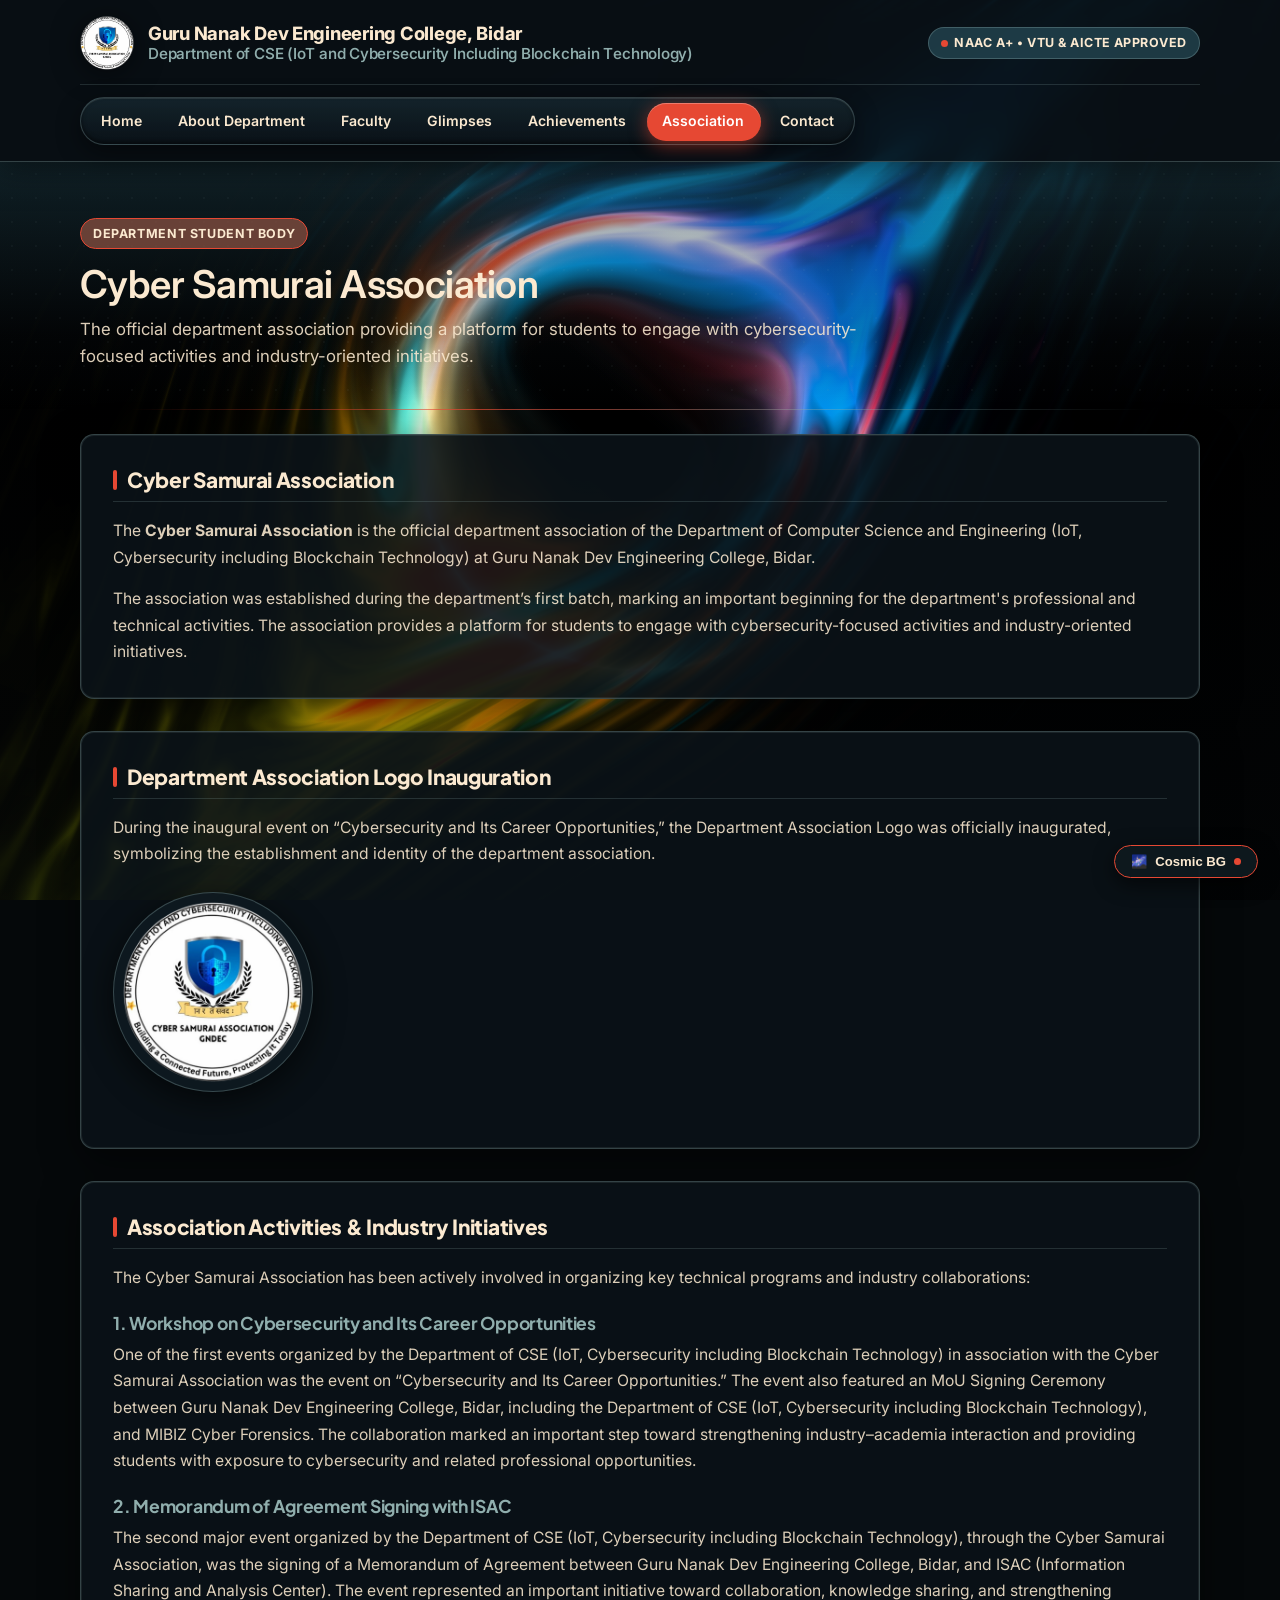
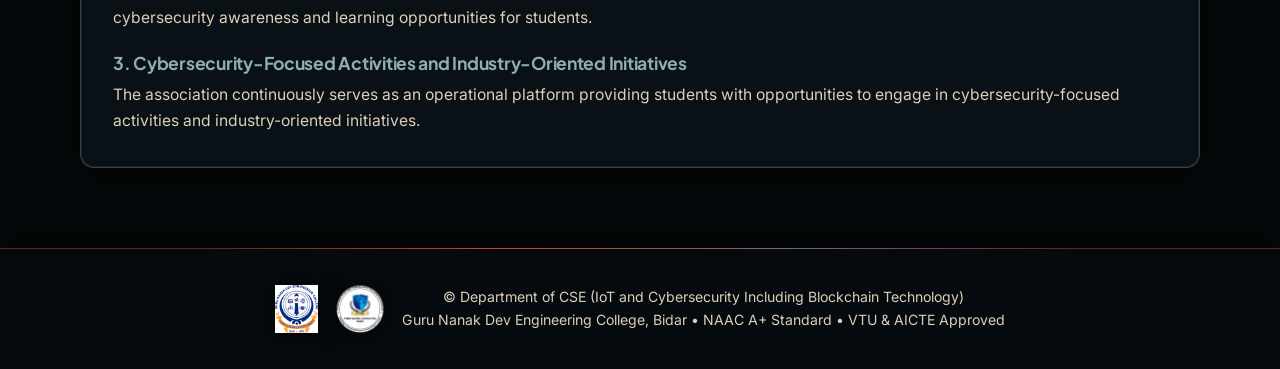
<file: association.html>
<!DOCTYPE html>
<html lang="en">
<head>
  <meta charset="UTF-8">
  <meta name="viewport" content="width=device-width, initial-scale=1.0">
  <title>Association - Department of Computer Science and Engineering (IoT, Cybersecurity including Blockchain Technology)</title>
  <link rel="icon" type="image/png" href="images/dept_logo_transparent.png">
  <link rel="stylesheet" href="styles.css">
</head>
<body>
  <!-- Singularity Background Canvas & Atmosphere -->
  <canvas id="singularity-canvas"></canvas>
  <div id="singularity-overlay" class="singularity-overlay"></div>

  <!-- Header -->
  <header>
    <div class="container">
      <div class="header-top">
        <div class="header-brand">
          <img src="images/dept_logo_transparent.png" alt="Department of CSE (IoT and Cybersecurity Including Blockchain Technology) Logo" class="brand-logo-img">
          <div>
            <h1>Guru Nanak Dev Engineering College, Bidar</h1>
            <h2>Department of CSE (IoT and Cybersecurity Including Blockchain Technology)</h2>
          </div>
        </div>
        <div class="header-actions">
          <div class="header-badge">
            <span class="pulse-dot"></span>
            <span>NAAC A+ &bull; VTU & AICTE Approved</span>
          </div>
          <button class="mobile-nav-toggle" id="mobileNavToggle" aria-label="Toggle navigation menu" aria-expanded="false">
            <span class="hamburger-line"></span>
            <span class="hamburger-line"></span>
            <span class="hamburger-line"></span>
          </button>
        </div>
      </div>

      <nav aria-label="Main Navigation">
        <ul>
          <li><a href="index.html">Home</a></li>
          <li><a href="about.html">About Department</a></li>
          <li><a href="faculty.html">Faculty</a></li>
          <li><a href="glimpse.html">Glimpses</a></li>
          <li><a href="achievements.html">Achievements</a></li>
          <li><a href="association.html" class="active">Association</a></li>
          <li><a href="contact.html">Contact</a></li>
        </ul>
        <div class="mobile-drawer-footer">
          <div class="mobile-drawer-badge">
            <span class="pulse-dot"></span>
            <span>NAAC A+ &bull; VTU & AICTE Approved</span>
          </div>
        </div>
      </nav>
    </div>
  </header>

  <!-- Page Hero Banner -->
  <section class="page-hero">
    <div class="container">
      <div class="hero-inner">
        <div class="hero-tag">Department Student Body</div>
        <h2>Cyber Samurai Association</h2>
        <p>The official department association providing a platform for students to engage with cybersecurity-focused activities and industry-oriented initiatives.</p>
      </div>
    </div>
  </section>

  <!-- Main Content -->
  <main>
    <div class="container">
      <!-- Cyber Samurai Association -->
      <section class="section-block">
        <h3>Cyber Samurai Association</h3>
        <p>The <strong>Cyber Samurai Association</strong> is the official department association of the Department of Computer Science and Engineering (IoT, Cybersecurity including Blockchain Technology) at Guru Nanak Dev Engineering College, Bidar.</p>
        <p>The association was established during the department’s first batch, marking an important beginning for the department's professional and technical activities. The association provides a platform for students to engage with cybersecurity-focused activities and industry-oriented initiatives.</p>
      </section>

      <!-- Association Logo Inauguration -->
      <section class="section-block">
        <h3>Department Association Logo Inauguration</h3>
        <p>During the inaugural event on “Cybersecurity and Its Career Opportunities,” the Department Association Logo was officially inaugurated, symbolizing the establishment and identity of the department association.</p>
        <div style="margin: 1.5rem 0; text-align: center;">
          <img src="images/dept_logo_transparent.png" alt="Inaugurated Cyber Samurai Association Logo - GNDEC" class="logo-image" style="max-height: 200px; width: auto; border-radius: 50%; box-shadow: 0 8px 30px rgba(0, 0, 0, 0.6); padding: 8px;">
        </div>
      </section>

      <!-- Key Association Activities & Initiatives -->
      <section class="section-block">
        <h3>Association Activities & Industry Initiatives</h3>
        <p>The Cyber Samurai Association has been actively involved in organizing key technical programs and industry collaborations:</p>

        <h4>1. Workshop on Cybersecurity and Its Career Opportunities</h4>
        <p>One of the first events organized by the Department of CSE (IoT, Cybersecurity including Blockchain Technology) in association with the Cyber Samurai Association was the event on “Cybersecurity and Its Career Opportunities.” The event also featured an MoU Signing Ceremony between Guru Nanak Dev Engineering College, Bidar, including the Department of CSE (IoT, Cybersecurity including Blockchain Technology), and MIBIZ Cyber Forensics. The collaboration marked an important step toward strengthening industry–academia interaction and providing students with exposure to cybersecurity and related professional opportunities.</p>

        <h4>2. Memorandum of Agreement Signing with ISAC</h4>
        <p>The second major event organized by the Department of CSE (IoT, Cybersecurity including Blockchain Technology), through the Cyber Samurai Association, was the signing of a Memorandum of Agreement between Guru Nanak Dev Engineering College, Bidar, and ISAC (Information Sharing and Analysis Center). The event represented an important initiative toward collaboration, knowledge sharing, and strengthening cybersecurity awareness and learning opportunities for students.</p>

        <h4>3. Cybersecurity-Focused Activities and Industry-Oriented Initiatives</h4>
        <p>The association continuously serves as an operational platform providing students with opportunities to engage in cybersecurity-focused activities and industry-oriented initiatives.</p>
      </section>
    </div>
  </main>

  <!-- Footer -->
  <footer>
    <div class="container">
      <div class="footer-content">
        <img src="images/gndec_logo.png" alt="Guru Nanak Dev Engineering College Logo" class="footer-logo" title="GNDEC Bidar">
        <img src="images/dept_logo_transparent.png" alt="Department of CSE Logo" class="footer-logo" title="Department of CSE (IoT & Cybersecurity)">
        <p>&copy; Department of CSE (IoT and Cybersecurity Including Blockchain Technology)<br>
        Guru Nanak Dev Engineering College, Bidar &bull; NAAC A+ Standard &bull; VTU & AICTE Approved</p>
      </div>
    </div>
  </footer>

  <!-- Scripts -->
  <script src="singularity-bg.js"></script>
  <script src="continuous-tabs.js"></script>
  <script src="weight-hover.js"></script>
</body>
</html>
</file>
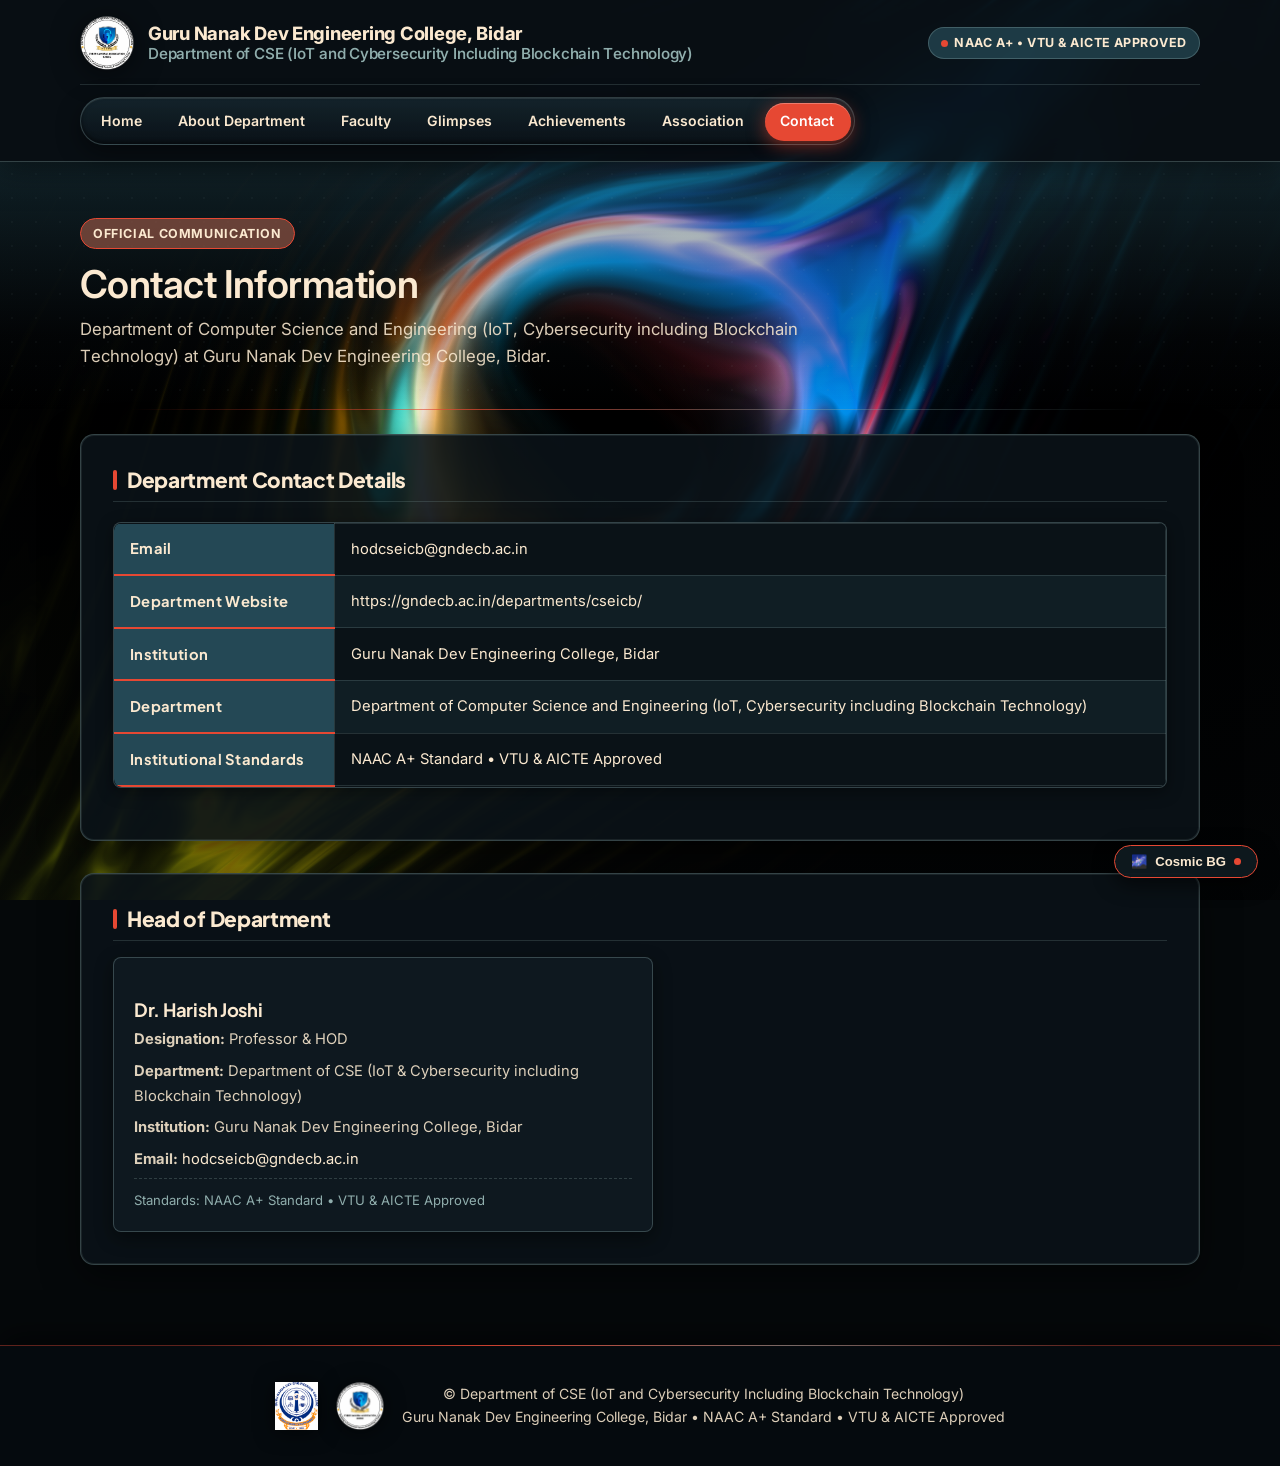
<file: contact.html>
<!DOCTYPE html>
<html lang="en">
<head>
  <meta charset="UTF-8">
  <meta name="viewport" content="width=device-width, initial-scale=1.0">
  <title>Contact - Department of Computer Science and Engineering (IoT, Cybersecurity including Blockchain Technology)</title>
  <link rel="icon" type="image/png" href="images/dept_logo_transparent.png">
  <link rel="stylesheet" href="styles.css">
</head>
<body>
  <!-- Singularity Background Canvas & Atmosphere -->
  <canvas id="singularity-canvas"></canvas>
  <div id="singularity-overlay" class="singularity-overlay"></div>

  <!-- Header -->
  <header>
    <div class="container">
      <div class="header-top">
        <div class="header-brand">
          <img src="images/dept_logo_transparent.png" alt="Department of CSE (IoT and Cybersecurity Including Blockchain Technology) Logo" class="brand-logo-img">
          <div>
            <h1>Guru Nanak Dev Engineering College, Bidar</h1>
            <h2>Department of CSE (IoT and Cybersecurity Including Blockchain Technology)</h2>
          </div>
        </div>
        <div class="header-actions">
          <div class="header-badge">
            <span class="pulse-dot"></span>
            <span>NAAC A+ &bull; VTU & AICTE Approved</span>
          </div>
          <button class="mobile-nav-toggle" id="mobileNavToggle" aria-label="Toggle navigation menu" aria-expanded="false">
            <span class="hamburger-line"></span>
            <span class="hamburger-line"></span>
            <span class="hamburger-line"></span>
          </button>
        </div>
      </div>

      <nav aria-label="Main Navigation">
        <ul>
          <li><a href="index.html">Home</a></li>
          <li><a href="about.html">About Department</a></li>
          <li><a href="faculty.html">Faculty</a></li>
          <li><a href="glimpse.html">Glimpses</a></li>
          <li><a href="achievements.html">Achievements</a></li>
          <li><a href="association.html">Association</a></li>
          <li><a href="contact.html" class="active">Contact</a></li>
        </ul>
        <div class="mobile-drawer-footer">
          <div class="mobile-drawer-badge">
            <span class="pulse-dot"></span>
            <span>NAAC A+ &bull; VTU & AICTE Approved</span>
          </div>
        </div>
      </nav>
    </div>
  </header>

  <!-- Page Hero Banner -->
  <section class="page-hero">
    <div class="container">
      <div class="hero-inner">
        <div class="hero-tag">Official Communication</div>
        <h2>Contact Information</h2>
        <p>Department of Computer Science and Engineering (IoT, Cybersecurity including Blockchain Technology) at Guru Nanak Dev Engineering College, Bidar.</p>
      </div>
    </div>
  </section>

  <!-- Main Content -->
  <main>
    <div class="container">
      <!-- Department Contact Details -->
      <section class="section-block">
        <h3>Department Contact Details</h3>
        <div class="table-responsive">
          <div class="table-scroll-hint"><span>Swipe to view details &rarr;</span></div>
          <table class="data-table">
            <tbody>
              <tr>
                <th style="width: 220px;">Email</th>
                <td><a href="mailto:hodcseicb@gndecb.ac.in">hodcseicb@gndecb.ac.in</a></td>
              </tr>
              <tr>
                <th>Department Website</th>
                <td><a href="https://gndecb.ac.in/departments/cseicb/" target="_blank" rel="noopener noreferrer">https://gndecb.ac.in/departments/cseicb/</a></td>
              </tr>
              <tr>
                <th>Institution</th>
                <td>Guru Nanak Dev Engineering College, Bidar</td>
              </tr>
              <tr>
                <th>Department</th>
                <td>Department of Computer Science and Engineering (IoT, Cybersecurity including Blockchain Technology)</td>
              </tr>
              <tr>
                <th>Institutional Standards</th>
                <td>NAAC A+ Standard &bull; VTU & AICTE Approved</td>
              </tr>
            </tbody>
          </table>
        </div>
      </section>

      <!-- Head of Department Details -->
      <section class="section-block">
        <h3>Head of Department</h3>
        <div class="item-card" style="max-width: 540px;">
          <h4>Dr. Harish Joshi</h4>
          <p><strong>Designation:</strong> Professor & HOD</p>
          <p><strong>Department:</strong> Department of CSE (IoT & Cybersecurity including Blockchain Technology)</p>
          <p><strong>Institution:</strong> Guru Nanak Dev Engineering College, Bidar</p>
          <p><strong>Email:</strong> <a href="mailto:hodcseicb@gndecb.ac.in">hodcseicb@gndecb.ac.in</a></p>
          <p class="meta">Standards: NAAC A+ Standard &bull; VTU & AICTE Approved</p>
        </div>
      </section>
    </div>
  </main>

  <!-- Footer -->
  <footer>
    <div class="container">
      <div class="footer-content">
        <img src="images/gndec_logo.png" alt="Guru Nanak Dev Engineering College Logo" class="footer-logo" title="GNDEC Bidar">
        <img src="images/dept_logo_transparent.png" alt="Department of CSE Logo" class="footer-logo" title="Department of CSE (IoT & Cybersecurity)">
        <p>&copy; Department of CSE (IoT and Cybersecurity Including Blockchain Technology)<br>
        Guru Nanak Dev Engineering College, Bidar &bull; NAAC A+ Standard &bull; VTU & AICTE Approved</p>
      </div>
    </div>
  </footer>

  <!-- Scripts -->
  <script src="singularity-bg.js"></script>
  <script src="continuous-tabs.js"></script>
  <script src="weight-hover.js"></script>
</body>
</html>
</file>
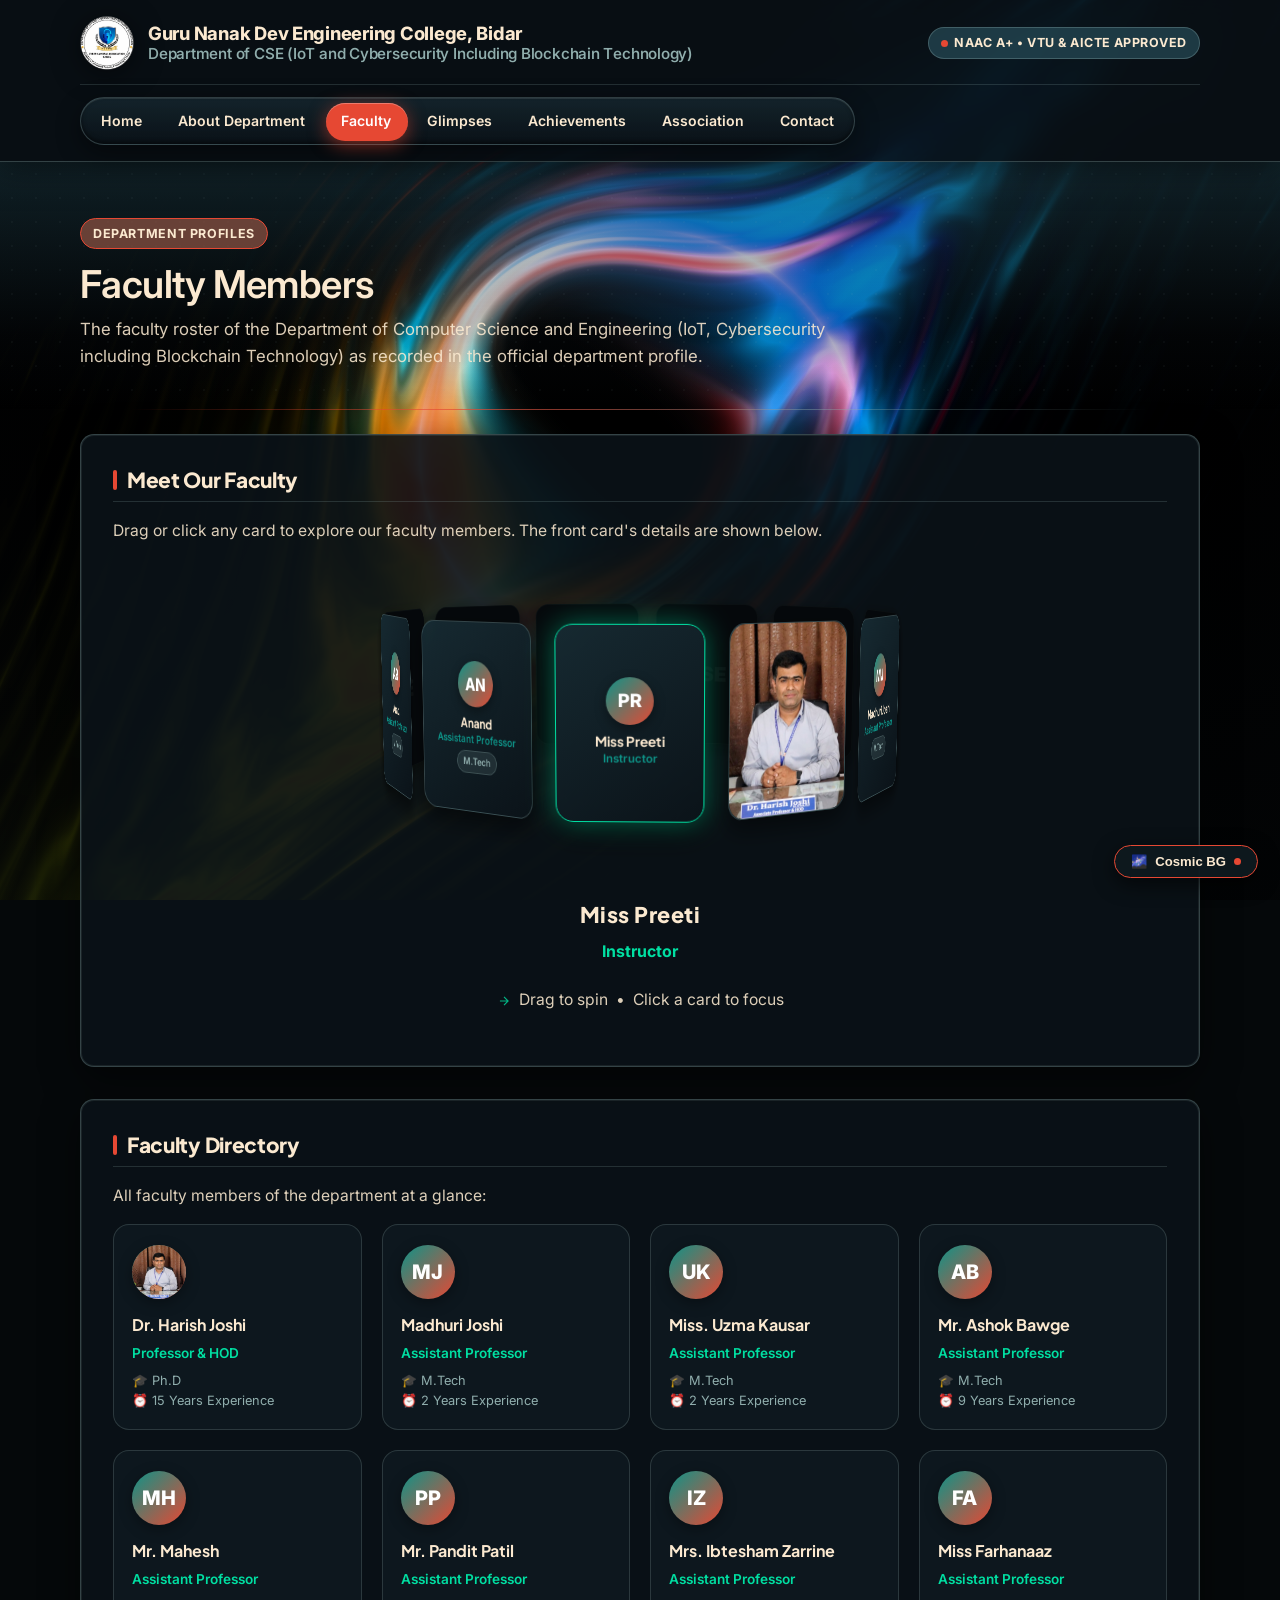
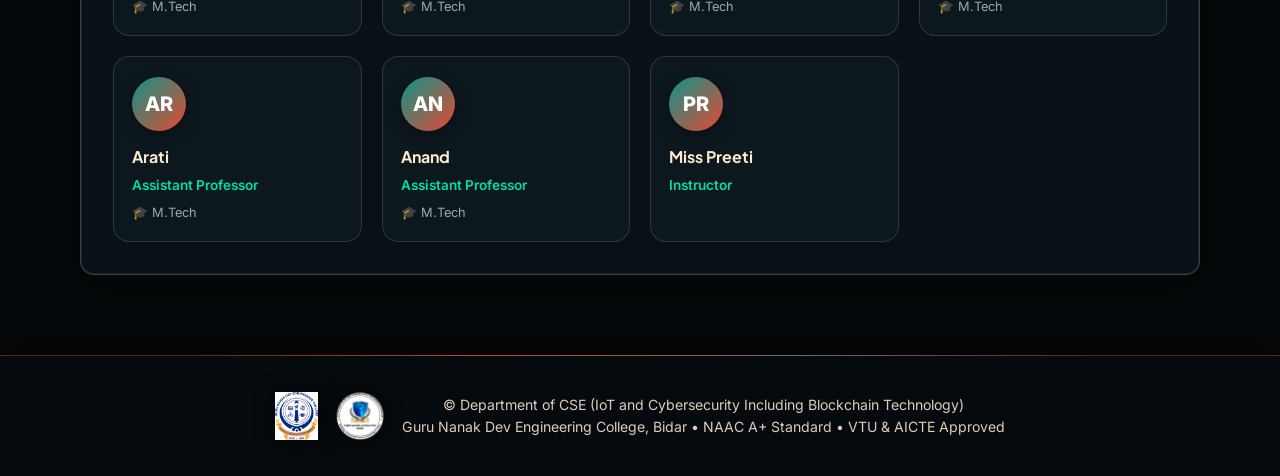
<file: faculty.html>
<!DOCTYPE html>
<html lang="en">
<head>
  <meta charset="UTF-8">
  <meta name="viewport" content="width=device-width, initial-scale=1.0">
  <title>Faculty - Department of CSE (IoT, Cybersecurity including Blockchain Technology)</title>
  <meta name="description" content="Meet the faculty of the Department of Computer Science and Engineering (IoT, Cybersecurity including Blockchain Technology) at GNDEC Bidar.">
  <link rel="icon" type="image/png" href="images/dept_logo_transparent.png">
  <link rel="stylesheet" href="styles.css">
  <style>
    /* ── Round Carousel Section ──────────────────────────── */
    .rc-wrapper {
      display: flex;
      flex-direction: column;
      align-items: center;
      padding: 10px 0 20px;
      width: 100%;
      max-width: 100%;
      position: relative;
      overflow: visible;
    }
    #faculty-carousel {
      width: 100%;
      max-width: 100%;
      position: relative;
      overflow: visible;
    }
    .rc-info-panel {
      transition: opacity .2s ease;
      min-height: 72px;
    }
    .rc-info-name {
      font-size: 1.35rem;
      font-weight: 800;
      color: #FBE9D0;
      letter-spacing: .5px;
      margin-bottom: 4px;
      font-family: 'Plus Jakarta Sans', 'Inter', sans-serif;
    }
    .rc-info-role {
      font-size: 1rem;
      color: #00dfa2;
      font-weight: 700;
      margin-bottom: 5px;
      font-family: 'Inter', sans-serif;
    }
    .rc-info-meta {
      font-size: 0.85rem;
      color: #90AEAD;
      font-family: 'Inter', sans-serif;
    }

    /* ── Carousel navigation hint ──────────────────────── */
    .rc-hint {
      font-size: .8rem;
      color: #90AEAD;
      margin-top: 14px;
      display: flex;
      align-items: center;
      gap: 8px;
    }
    .rc-hint svg { opacity: .8; stroke: #00dfa2; }

    /* Faculty profile cards grid below carousel */
    .faculty-grid {
      display: grid;
      grid-template-columns: repeat(auto-fill, minmax(230px, 1fr));
      gap: 20px;
      margin-top: 10px;
    }
    .faculty-profile-card {
      background: rgba(16, 28, 35, 0.7);
      border: 1px solid rgba(144, 174, 173, 0.22);
      border-radius: 16px;
      padding: 20px 18px 18px;
      transition: transform .25s ease, box-shadow .25s ease, border-color .25s ease;
      cursor: default;
    }
    .faculty-profile-card:hover {
      transform: translateY(-4px);
      box-shadow: 0 8px 30px rgba(0, 223, 162, 0.15), 0 0 0 1px rgba(0, 223, 162, 0.35);
      border-color: rgba(0, 223, 162, 0.4);
    }
    .fpc-avatar {
      width: 54px; height: 54px;
      border-radius: 50%;
      background: linear-gradient(135deg, #0d9488, #E64833);
      display: flex; align-items: center; justify-content: center;
      font-size: 1.25rem; font-weight: 800; color: #fff;
      margin-bottom: 12px;
      flex-shrink: 0;
      font-family: 'Inter', sans-serif;
      box-shadow: 0 4px 14px rgba(0,0,0,0.35);
    }
    .fpc-name {
      font-size: 1rem;
      font-weight: 700;
      color: #FBE9D0;
      margin-bottom: 4px;
      font-family: 'Plus Jakarta Sans', 'Inter', sans-serif;
    }
    .fpc-role {
      font-size: .85rem;
      color: #00dfa2;
      font-weight: 600;
      margin-bottom: 6px;
    }
    .fpc-meta {
      font-size: .8rem;
      color: #90AEAD;
      line-height: 1.55;
    }
    .fpc-meta span { display: block; }

    @media (max-width: 600px) {
      .rc-info-name { font-size: 1.15rem; }
      .rc-info-role { font-size: 0.88rem; }
      .rc-info-meta { font-size: 0.78rem; }
      .faculty-grid { grid-template-columns: 1fr; gap: 14px; }
      .faculty-profile-card { padding: 16px 14px; }
      .fpc-name { font-size: .95rem; }
    }
  </style>
</head>
<body>
  <!-- Singularity Background Canvas & Atmosphere -->
  <canvas id="singularity-canvas"></canvas>
  <div id="singularity-overlay" class="singularity-overlay"></div>

  <!-- Header -->
  <header>
    <div class="container">
      <div class="header-top">
        <div class="header-brand">
          <img src="images/dept_logo_transparent.png" alt="Department of CSE (IoT and Cybersecurity Including Blockchain Technology) Logo" class="brand-logo-img">
          <div>
            <h1>Guru Nanak Dev Engineering College, Bidar</h1>
            <h2>Department of CSE (IoT and Cybersecurity Including Blockchain Technology)</h2>
          </div>
        </div>
        <div class="header-actions">
          <div class="header-badge">
            <span class="pulse-dot"></span>
            <span>NAAC A+ &bull; VTU &amp; AICTE Approved</span>
          </div>
          <button class="mobile-nav-toggle" id="mobileNavToggle" aria-label="Toggle navigation menu" aria-expanded="false">
            <span class="hamburger-line"></span>
            <span class="hamburger-line"></span>
            <span class="hamburger-line"></span>
          </button>
        </div>
      </div>

      <nav aria-label="Main Navigation">
        <ul>
          <li><a href="index.html">Home</a></li>
          <li><a href="about.html">About Department</a></li>
          <li><a href="faculty.html" class="active">Faculty</a></li>
          <li><a href="glimpse.html">Glimpses</a></li>
          <li><a href="achievements.html">Achievements</a></li>
          <li><a href="association.html">Association</a></li>
          <li><a href="contact.html">Contact</a></li>
        </ul>
        <div class="mobile-drawer-footer">
          <div class="mobile-drawer-badge">
            <span class="pulse-dot"></span>
            <span>NAAC A+ &bull; VTU &amp; AICTE Approved</span>
          </div>
        </div>
      </nav>
    </div>
  </header>

  <!-- Page Hero Banner -->
  <section class="page-hero">
    <div class="container">
      <div class="hero-inner">
        <div class="hero-tag">Department Profiles</div>
        <h2>Faculty Members</h2>
        <p>The faculty roster of the Department of Computer Science and Engineering (IoT, Cybersecurity including Blockchain Technology) as recorded in the official department profile.</p>
      </div>
    </div>
  </section>

  <!-- Main Content -->
  <main>
    <div class="container">

      <!-- Round Carousel -->
      <section class="section-block">
        <h3>Meet Our Faculty</h3>
        <p>Drag or click any card to explore our faculty members. The front card's details are shown below.</p>
        <div class="rc-wrapper">
          <div id="faculty-carousel"></div>
          <p class="rc-hint">
            <svg width="14" height="14" viewBox="0 0 24 24" fill="none" stroke="currentColor" stroke-width="2"><path d="M5 12h14M12 5l7 7-7 7"/></svg>
            Drag to spin &nbsp;&bull;&nbsp; Click a card to focus
          </p>
        </div>
      </section>

      <!-- Faculty Directory Grid -->
      <section class="section-block">
        <h3>Faculty Directory</h3>
        <p>All faculty members of the department at a glance:</p>
        <div class="faculty-grid">

          <div class="faculty-profile-card">
            <img src="images/dr_harish_joshi_hod.jpg" alt="Dr. Harish Joshi" class="fpc-avatar" style="object-fit:cover;object-position:center 20%;">
            <div class="fpc-name">Dr. Harish Joshi</div>
            <div class="fpc-role">Professor &amp; HOD</div>
            <div class="fpc-meta">
              <span>&#127891; Ph.D</span>
              <span>&#9200; 15 Years Experience</span>
            </div>
          </div>

          <div class="faculty-profile-card">
            <div class="fpc-avatar">MJ</div>
            <div class="fpc-name">Madhuri Joshi</div>
            <div class="fpc-role">Assistant Professor</div>
            <div class="fpc-meta">
              <span>&#127891; M.Tech</span>
              <span>&#9200; 2 Years Experience</span>
            </div>
          </div>

          <div class="faculty-profile-card">
            <div class="fpc-avatar">UK</div>
            <div class="fpc-name">Miss. Uzma Kausar</div>
            <div class="fpc-role">Assistant Professor</div>
            <div class="fpc-meta">
              <span>&#127891; M.Tech</span>
              <span>&#9200; 2 Years Experience</span>
            </div>
          </div>

          <div class="faculty-profile-card">
            <div class="fpc-avatar">AB</div>
            <div class="fpc-name">Mr. Ashok Bawge</div>
            <div class="fpc-role">Assistant Professor</div>
            <div class="fpc-meta">
              <span>&#127891; M.Tech</span>
              <span>&#9200; 9 Years Experience</span>
            </div>
          </div>

          <div class="faculty-profile-card">
            <div class="fpc-avatar">MH</div>
            <div class="fpc-name">Mr. Mahesh</div>
            <div class="fpc-role">Assistant Professor</div>
            <div class="fpc-meta">
              <span>&#127891; M.Tech</span>
            </div>
          </div>

          <div class="faculty-profile-card">
            <div class="fpc-avatar">PP</div>
            <div class="fpc-name">Mr. Pandit Patil</div>
            <div class="fpc-role">Assistant Professor</div>
            <div class="fpc-meta">
              <span>&#127891; M.Tech</span>
            </div>
          </div>

          <div class="faculty-profile-card">
            <div class="fpc-avatar">IZ</div>
            <div class="fpc-name">Mrs. Ibtesham Zarrine</div>
            <div class="fpc-role">Assistant Professor</div>
            <div class="fpc-meta">
              <span>&#127891; M.Tech</span>
            </div>
          </div>

          <div class="faculty-profile-card">
            <div class="fpc-avatar">FA</div>
            <div class="fpc-name">Miss Farhanaaz</div>
            <div class="fpc-role">Assistant Professor</div>
            <div class="fpc-meta">
              <span>&#127891; M.Tech</span>
            </div>
          </div>

          <div class="faculty-profile-card">
            <div class="fpc-avatar">AR</div>
            <div class="fpc-name">Arati</div>
            <div class="fpc-role">Assistant Professor</div>
            <div class="fpc-meta">
              <span>&#127891; M.Tech</span>
            </div>
          </div>

          <div class="faculty-profile-card">
            <div class="fpc-avatar">AN</div>
            <div class="fpc-name">Anand</div>
            <div class="fpc-role">Assistant Professor</div>
            <div class="fpc-meta">
              <span>&#127891; M.Tech</span>
            </div>
          </div>

          <div class="faculty-profile-card">
            <div class="fpc-avatar">PR</div>
            <div class="fpc-name">Miss Preeti</div>
            <div class="fpc-role">Instructor</div>
            <div class="fpc-meta"></div>
          </div>

        </div><!-- /.faculty-grid -->
      </section>

    </div>
  </main>

  <!-- Footer -->
  <footer>
    <div class="container">
      <div class="footer-content">
        <img src="images/gndec_logo.png" alt="Guru Nanak Dev Engineering College Logo" class="footer-logo" title="GNDEC Bidar">
        <img src="images/dept_logo_transparent.png" alt="Department of CSE Logo" class="footer-logo" title="Department of CSE (IoT &amp; Cybersecurity)">
        <p>&copy; Department of CSE (IoT and Cybersecurity Including Blockchain Technology)<br>
        Guru Nanak Dev Engineering College, Bidar &bull; NAAC A+ Standard &bull; VTU &amp; AICTE Approved</p>
      </div>
    </div>
  </footer>

  <!-- Scripts -->
  <script src="singularity-bg.js"></script>
  <script src="continuous-tabs.js"></script>
  <script src="weight-hover.js"></script>
  <script src="round-carousel.js"></script>
  <script>
    // Faculty data — no photos yet, so we use initials avatars
    var FACULTY = [
      { name: "Dr. Harish Joshi",       designation: "Professor & HOD",      qualification: "Ph.D",   experience: "15 Years", src: "images/dr_harish_joshi_hod.jpg" },
      { name: "Madhuri Joshi",           designation: "Assistant Professor",   qualification: "M.Tech", experience: "2 Years"  },
      { name: "Miss. Uzma Kausar",       designation: "Assistant Professor",   qualification: "M.Tech", experience: "2 Years"  },
      { name: "Mr. Ashok Bawge",         designation: "Assistant Professor",   qualification: "M.Tech", experience: "9 Years"  },
      { name: "Mr. Mahesh",              designation: "Assistant Professor",   qualification: "M.Tech"                          },
      { name: "Mr. Pandit Patil",        designation: "Assistant Professor",   qualification: "M.Tech"                          },
      { name: "Mrs. Ibtesham Zarrine",   designation: "Assistant Professor",   qualification: "M.Tech"                          },
      { name: "Miss Farhanaaz",          designation: "Assistant Professor",   qualification: "M.Tech"                          },
      { name: "Arati",                   designation: "Assistant Professor",   qualification: "M.Tech"                          },
      { name: "Anand",                   designation: "Assistant Professor",   qualification: "M.Tech"                          },
      { name: "Miss Preeti",             designation: "Instructor"                                                               },
    ];

    document.addEventListener("DOMContentLoaded", function () {
      var el = document.getElementById("faculty-carousel");
      if (el && window.RoundCarousel) {
        new RoundCarousel(el, FACULTY, {
          speed: 3.5,
          direction: "right",
          drag: true,
          sensitivity: 3.5,
          tilt: -7,
          cornerRadius: 18,
        });
      }
    });
  </script>
</body>
</html>
</file>
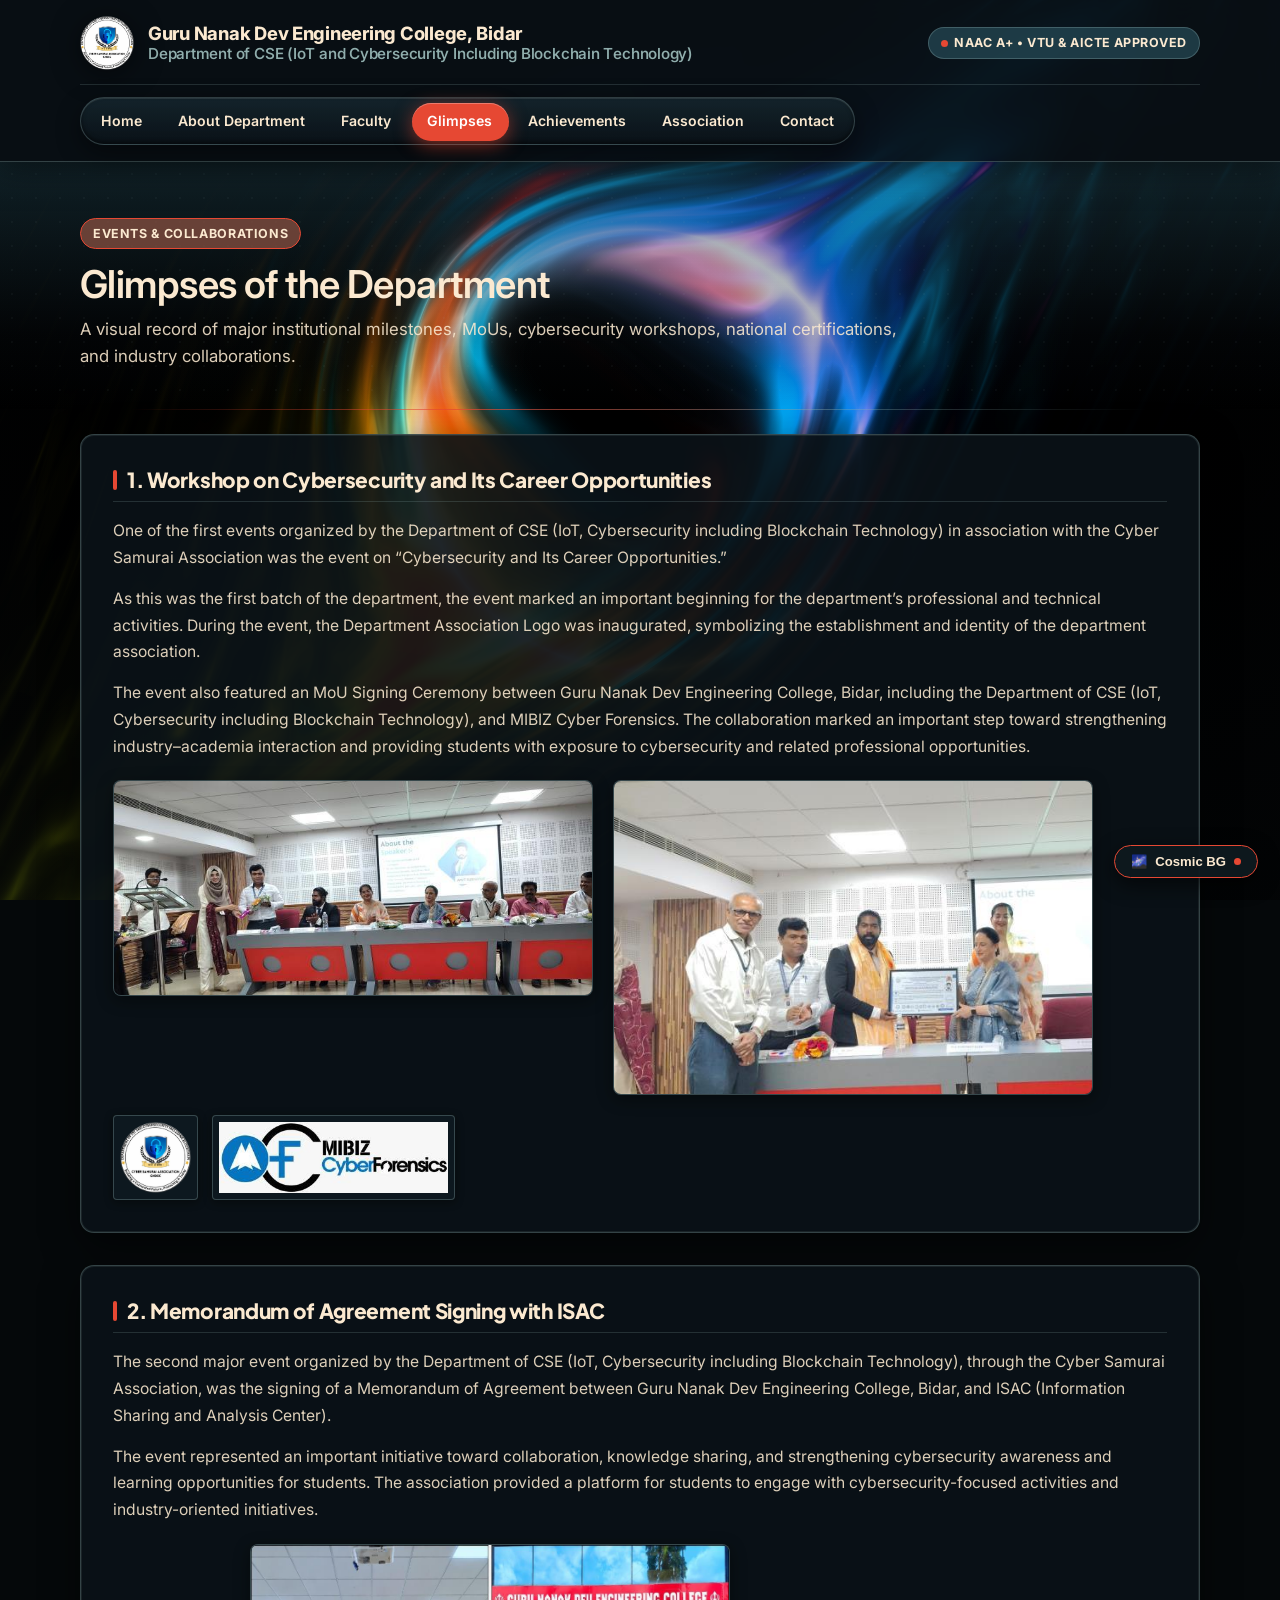
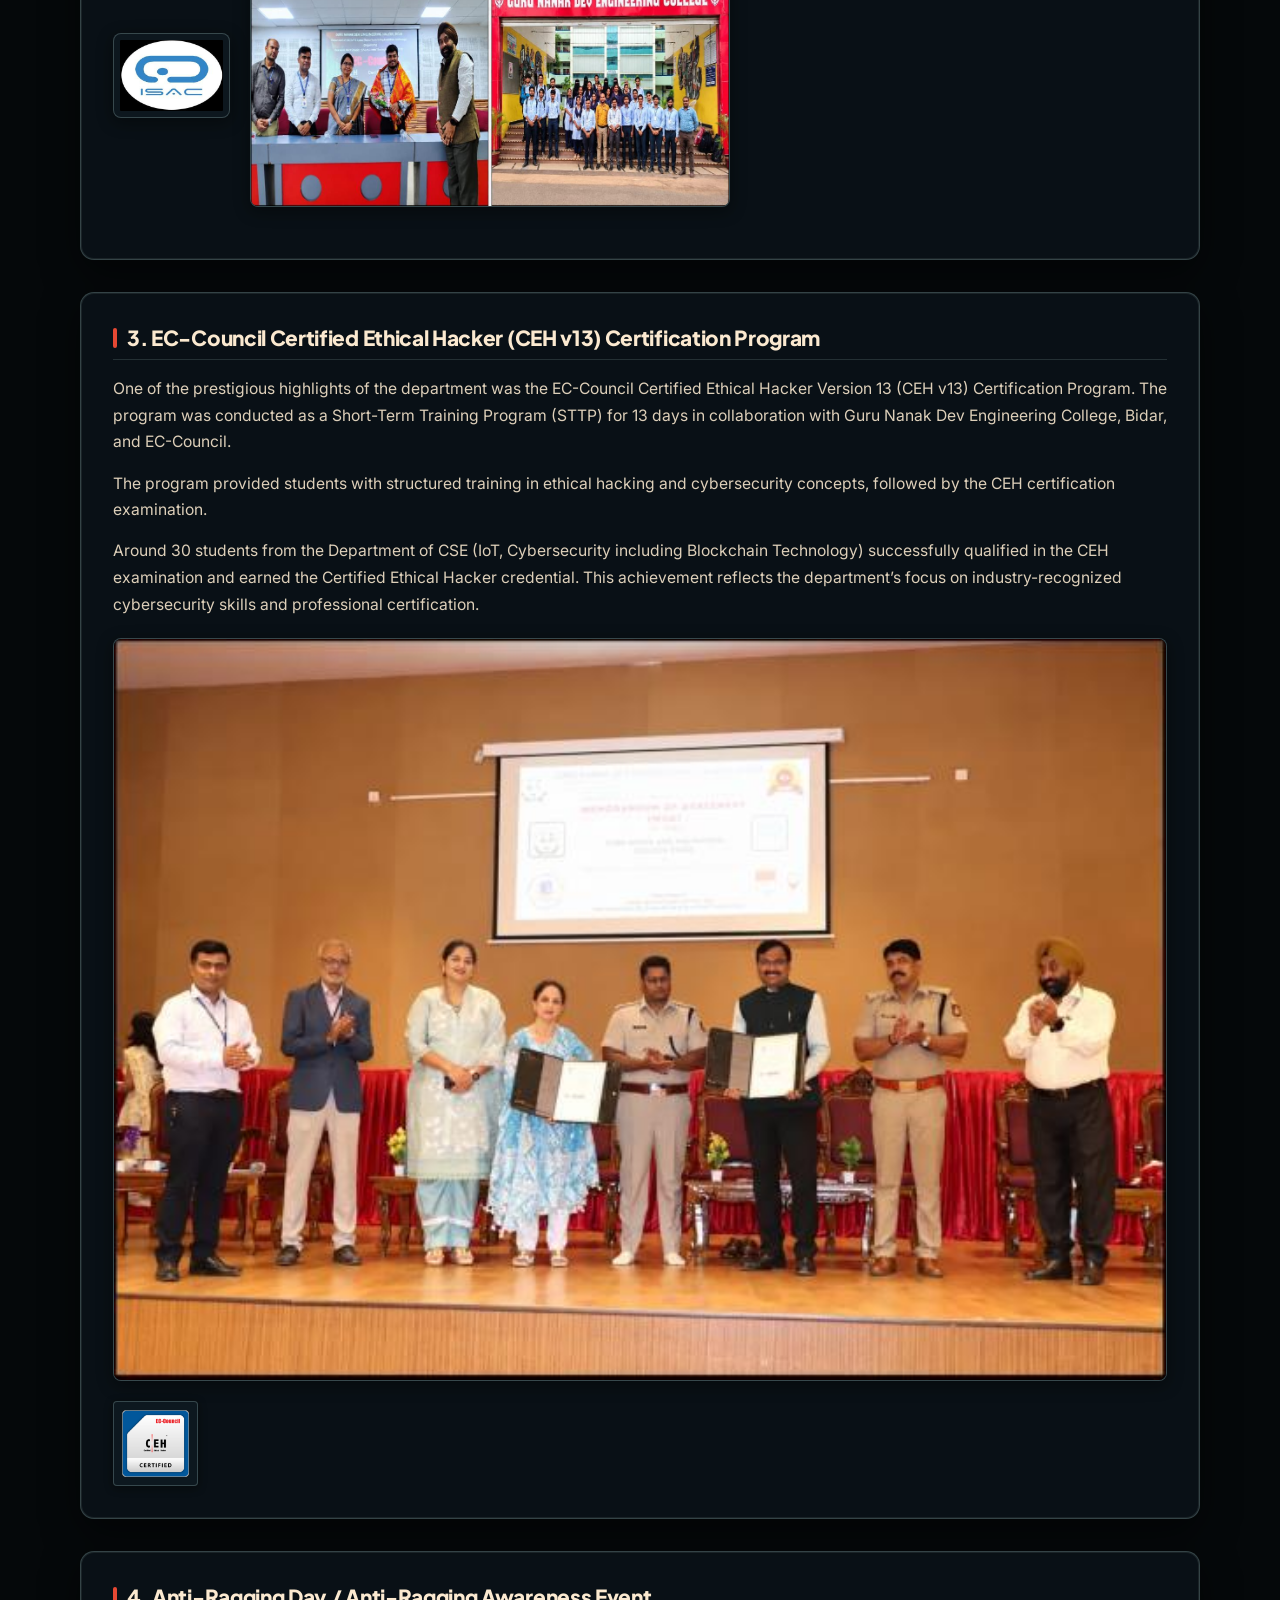
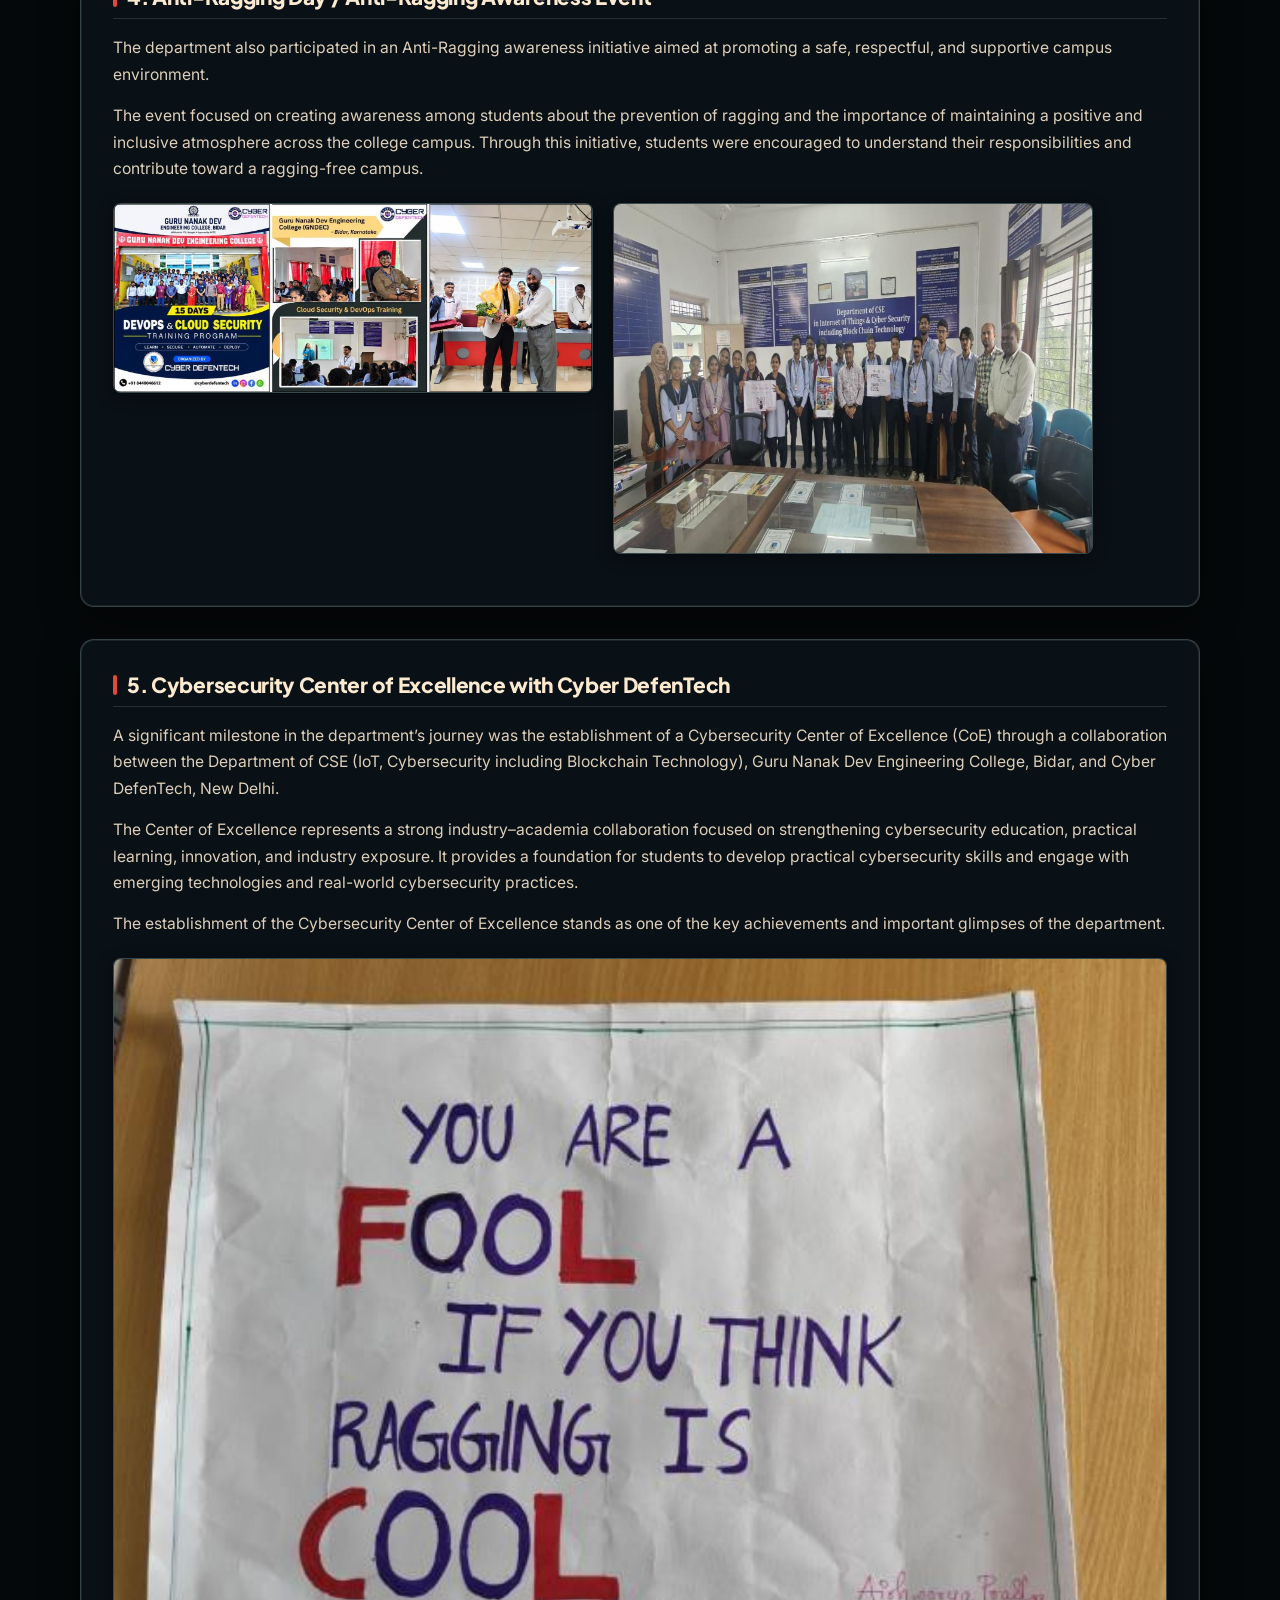
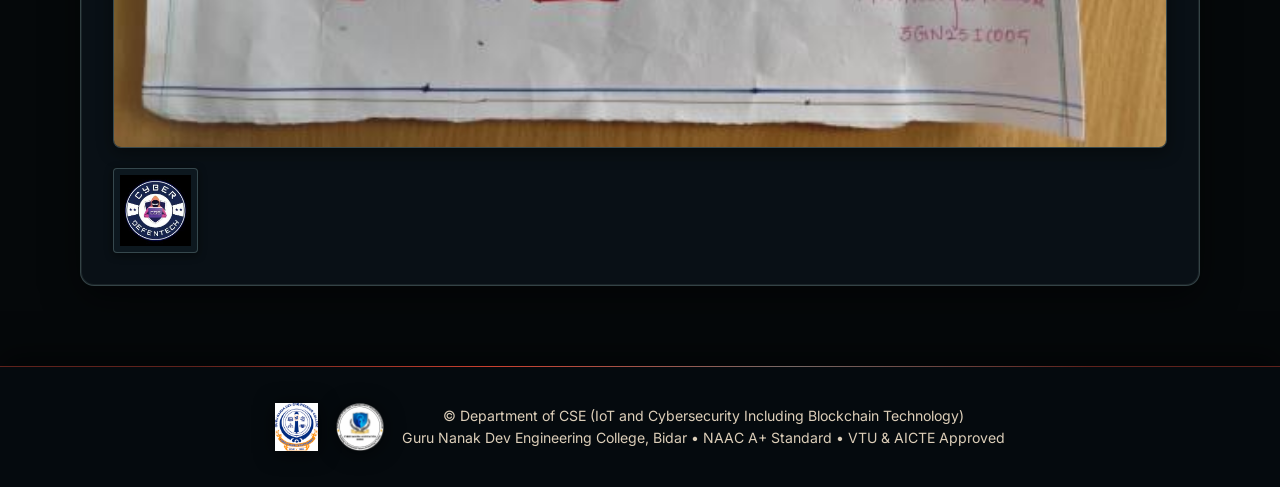
<file: glimpse.html>
<!DOCTYPE html>
<html lang="en">
<head>
  <meta charset="UTF-8">
  <meta name="viewport" content="width=device-width, initial-scale=1.0">
  <title>Glimpses - Department of Computer Science and Engineering (IoT, Cybersecurity including Blockchain Technology)</title>
  <link rel="icon" type="image/png" href="images/dept_logo_transparent.png">
  <link rel="stylesheet" href="styles.css">
</head>
<body>
  <!-- Singularity Background Canvas & Atmosphere -->
  <canvas id="singularity-canvas"></canvas>
  <div id="singularity-overlay" class="singularity-overlay"></div>

  <!-- Header -->
  <header>
    <div class="container">
      <div class="header-top">
        <div class="header-brand">
          <img src="images/dept_logo_transparent.png" alt="Department of CSE (IoT and Cybersecurity Including Blockchain Technology) Logo" class="brand-logo-img">
          <div>
            <h1>Guru Nanak Dev Engineering College, Bidar</h1>
            <h2>Department of CSE (IoT and Cybersecurity Including Blockchain Technology)</h2>
          </div>
        </div>
        <div class="header-actions">
          <div class="header-badge">
            <span class="pulse-dot"></span>
            <span>NAAC A+ &bull; VTU & AICTE Approved</span>
          </div>
          <button class="mobile-nav-toggle" id="mobileNavToggle" aria-label="Toggle navigation menu" aria-expanded="false">
            <span class="hamburger-line"></span>
            <span class="hamburger-line"></span>
            <span class="hamburger-line"></span>
          </button>
        </div>
      </div>

      <nav aria-label="Main Navigation">
        <ul>
          <li><a href="index.html">Home</a></li>
          <li><a href="about.html">About Department</a></li>
          <li><a href="faculty.html">Faculty</a></li>
          <li><a href="glimpse.html" class="active">Glimpses</a></li>
          <li><a href="achievements.html">Achievements</a></li>
          <li><a href="association.html">Association</a></li>
          <li><a href="contact.html">Contact</a></li>
        </ul>
        <div class="mobile-drawer-footer">
          <div class="mobile-drawer-badge">
            <span class="pulse-dot"></span>
            <span>NAAC A+ &bull; VTU & AICTE Approved</span>
          </div>
        </div>
      </nav>
    </div>
  </header>

  <!-- Page Hero Banner -->
  <section class="page-hero">
    <div class="container">
      <div class="hero-inner">
        <div class="hero-tag">Events & Collaborations</div>
        <h2>Glimpses of the Department</h2>
        <p>A visual record of major institutional milestones, MoUs, cybersecurity workshops, national certifications, and industry collaborations.</p>
      </div>
    </div>
  </section>

  <!-- Main Content -->
  <main>
    <div class="container">
      <!-- 1. Workshop on Cybersecurity and Its Career Opportunities -->
      <section class="section-block">
        <h3>1. Workshop on Cybersecurity and Its Career Opportunities</h3>
        <p>One of the first events organized by the Department of CSE (IoT, Cybersecurity including Blockchain Technology) in association with the Cyber Samurai Association was the event on “Cybersecurity and Its Career Opportunities.”</p>
        <p>As this was the first batch of the department, the event marked an important beginning for the department’s professional and technical activities. During the event, the Department Association Logo was inaugurated, symbolizing the establishment and identity of the department association.</p>
        <p>The event also featured an MoU Signing Ceremony between Guru Nanak Dev Engineering College, Bidar, including the Department of CSE (IoT, Cybersecurity including Blockchain Technology), and MIBIZ Cyber Forensics. The collaboration marked an important step toward strengthening industry–academia interaction and providing students with exposure to cybersecurity and related professional opportunities.</p>

        <div class="image-gallery">
          <img src="images/workshop_cybersecurity_stage.jpg" alt="Inauguration and Stage Event on Cybersecurity and Its Career Opportunities" class="event-image">
          <img src="images/workshop_cybersecurity_dignitaries.jpg" alt="Dignitaries and MoU signing ceremony with MIBIZ Cyber Forensics" class="event-image">
        </div>
        <div style="margin-top: 0.75rem; display: flex; align-items: center; gap: 14px; flex-wrap: wrap;">
          <img src="images/dept_logo_transparent.png" alt="Inaugurated Department Association Logo" class="logo-image" title="Inaugurated Department Association Logo">
          <img src="images/mibiz_cyberforensics_logo.jpg" alt="MIBIZ Cyber Forensics Logo" class="logo-image" title="MIBIZ Cyber Forensics">
        </div>
      </section>

      <!-- 2. Memorandum of Agreement Signing with ISAC -->
      <section class="section-block">
        <h3>2. Memorandum of Agreement Signing with ISAC</h3>
        <p>The second major event organized by the Department of CSE (IoT, Cybersecurity including Blockchain Technology), through the Cyber Samurai Association, was the signing of a Memorandum of Agreement between Guru Nanak Dev Engineering College, Bidar, and ISAC (Information Sharing and Analysis Center).</p>
        <p>The event represented an important initiative toward collaboration, knowledge sharing, and strengthening cybersecurity awareness and learning opportunities for students. The association provided a platform for students to engage with cybersecurity-focused activities and industry-oriented initiatives.</p>

        <div class="image-gallery">
          <img src="images/isac_logo.jpg" alt="ISAC Logo" class="logo-image" style="align-self: center;">
          <img src="images/isac_moa_signing.jpg" alt="Memorandum of Agreement signing ceremony with ISAC" class="event-image">
        </div>
      </section>

      <!-- 3. EC-Council Certified Ethical Hacker (CEH v13) Certification Program -->
      <section class="section-block">
        <h3>3. EC-Council Certified Ethical Hacker (CEH v13) Certification Program</h3>
        <p>One of the prestigious highlights of the department was the EC-Council Certified Ethical Hacker Version 13 (CEH v13) Certification Program. The program was conducted as a Short-Term Training Program (STTP) for 13 days in collaboration with Guru Nanak Dev Engineering College, Bidar, and EC-Council.</p>
        <p>The program provided students with structured training in ethical hacking and cybersecurity concepts, followed by the CEH certification examination.</p>
        <p>Around 30 students from the Department of CSE (IoT, Cybersecurity including Blockchain Technology) successfully qualified in the CEH examination and earned the Certified Ethical Hacker credential. This achievement reflects the department’s focus on industry-recognized cybersecurity skills and professional certification.</p>

        <div class="image-gallery">
          <img src="images/ceh_training_sttp.jpg" alt="Students and faculty participating in CEH v13 Certification Program at GNDEC" class="banner-image">
        </div>
        <div style="margin-top: 0.75rem;">
          <img src="images/ec_council_ceh_logo.png" alt="EC-Council CEH Certified Logo" class="logo-image">
        </div>
      </section>

      <!-- 4. Anti-Ragging Day / Anti-Ragging Awareness Event -->
      <section class="section-block">
        <h3>4. Anti-Ragging Day / Anti-Ragging Awareness Event</h3>
        <p>The department also participated in an Anti-Ragging awareness initiative aimed at promoting a safe, respectful, and supportive campus environment.</p>
        <p>The event focused on creating awareness among students about the prevention of ragging and the importance of maintaining a positive and inclusive atmosphere across the college campus. Through this initiative, students were encouraged to understand their responsibilities and contribute toward a ragging-free campus.</p>

        <div class="image-gallery">
          <img src="images/anti_ragging_banner.jpg" alt="Anti-Ragging Awareness Event Department Group Photo" class="event-image">
          <img src="images/anti_ragging_poster.jpg" alt="Anti-Ragging Awareness Poster: You are a fool if you think ragging is cool" class="event-image">
        </div>
      </section>

      <!-- 5. Cybersecurity Center of Excellence with Cyber DefenTech -->
      <section class="section-block">
        <h3>5. Cybersecurity Center of Excellence with Cyber DefenTech</h3>
        <p>A significant milestone in the department’s journey was the establishment of a Cybersecurity Center of Excellence (CoE) through a collaboration between the Department of CSE (IoT, Cybersecurity including Blockchain Technology), Guru Nanak Dev Engineering College, Bidar, and Cyber DefenTech, New Delhi.</p>
        <p>The Center of Excellence represents a strong industry–academia collaboration focused on strengthening cybersecurity education, practical learning, innovation, and industry exposure. It provides a foundation for students to develop practical cybersecurity skills and engage with emerging technologies and real-world cybersecurity practices.</p>
        <p>The establishment of the Cybersecurity Center of Excellence stands as one of the key achievements and important glimpses of the department.</p>

        <div class="image-gallery">
          <img src="images/cyber_defentech_coe_training.jpg" alt="DevOps and Cloud Security Training Program banner and felicitations" class="banner-image">
        </div>
        <div style="margin-top: 0.75rem;">
          <img src="images/cyber_defentech_logo.jpg" alt="Cyber DefenTech Logo" class="logo-image">
        </div>
      </section>
    </div>
  </main>

  <!-- Footer -->
  <footer>
    <div class="container">
      <div class="footer-content">
        <img src="images/gndec_logo.png" alt="Guru Nanak Dev Engineering College Logo" class="footer-logo" title="GNDEC Bidar">
        <img src="images/dept_logo_transparent.png" alt="Department of CSE Logo" class="footer-logo" title="Department of CSE (IoT & Cybersecurity)">
        <p>&copy; Department of CSE (IoT and Cybersecurity Including Blockchain Technology)<br>
        Guru Nanak Dev Engineering College, Bidar &bull; NAAC A+ Standard &bull; VTU & AICTE Approved</p>
      </div>
    </div>
  </footer>

  <!-- Scripts -->
  <script src="singularity-bg.js"></script>
  <script src="continuous-tabs.js"></script>
  <script src="weight-hover.js"></script>
</body>
</html>
</file>
<file: styles.css>
/* ==========================================================================
   GURU NANAK DEV ENGINEERING COLLEGE, BIDAR
   Department of Computer Science and Engineering
   (IoT, Cybersecurity including Blockchain Technology)

   TRUE DEEP BLACK COSMIC BACKGROUND ARCHITECTURE
   EXACT DEFINED COLOR PALETTE:
   • Deep Teal / Navy:  #244855 (Primary dark tone for surfaces, headers, table th)
   • Coral Red:         #E64833 (Reserved for small accents, highlights, buttons, active states)
   • Terracotta Brown:  #874F41 (Secondary tone for subheadings, quotes, tags)
   • Muted Sage:        #90AEAD (Secondary tone for borders, subheaders, badges, table accents)
   • Warm Cream:        #FBE9D0 (Dominant light tone for text, headings, contrast elements)
   ========================================================================== */
@import url('https://fonts.googleapis.com/css2?family=Inter:ital,opsz,wght@0,14..32,100..900;1,14..32,100..900&family=Plus+Jakarta+Sans:wght@600;700;800&display=swap');

/* ==========================================================================
   ORIGINKIT INTER VARIABLE FONT FOR WEIGHT HOVER
   ========================================================================== */
@font-face {
  font-family: "InterVariableFramer";
  src: url("https://rsms.me/inter/font-files/InterVariable.woff2?v=4.0") format("woff2-variations");
  font-weight: 100 900;
  font-style: normal;
  font-display: swap;
}
@font-face {
  font-family: "InterVariableFramer";
  src: url("https://rsms.me/inter/font-files/InterVariable-Italic.woff2?v=4.0") format("woff2-variations");
  font-weight: 100 900;
  font-style: italic;
  font-display: swap;
}

:root {
  /* True Deep Black Space Foundation */
  --bg-deep-black: #05080a;
  --bg-space-surface: #0a1116;

  /* Palette Tokens */
  --color-deep-teal: #244855;
  --color-deep-teal-dark: #162a32;
  --color-deep-teal-glass: rgba(36, 72, 85, 0.45);
  --color-deep-teal-surface: rgba(22, 42, 50, 0.75);

  --color-warm-cream: #FBE9D0;
  --color-warm-cream-dim: rgba(251, 233, 208, 0.88);
  --color-warm-cream-soft: rgba(251, 233, 208, 0.12);

  --color-muted-sage: #90AEAD;
  --color-muted-sage-border: rgba(144, 174, 173, 0.32);
  --color-muted-sage-light: rgba(144, 174, 173, 0.15);

  --color-terracotta: #874F41;
  --color-terracotta-light: rgba(135, 79, 65, 0.25);
  --color-terracotta-border: rgba(135, 79, 65, 0.45);

  --color-coral-red: #E64833;
  --color-coral-red-hover: #cf3a26;
  --color-coral-red-light: rgba(230, 72, 51, 0.15);
  --color-coral-red-border: rgba(230, 72, 51, 0.45);

  /* Functional Typography */
  --font-heading: 'Plus Jakarta Sans', Arial, Helvetica, sans-serif;
  --font-body: 'Inter', Arial, Helvetica, sans-serif;

  /* Shadows & Elevation */
  --shadow-sm: 0 4px 12px rgba(0, 0, 0, 0.3);
  --shadow-md: 0 8px 24px rgba(0, 0, 0, 0.45);
  --shadow-lg: 0 16px 36px rgba(0, 0, 0, 0.6);
  --shadow-hover: 0 20px 45px rgba(0, 0, 0, 0.7);

  /* Layout & Radii */
  --container-max: 1120px;
  --radius-xs: 4px;
  --radius-sm: 8px;
  --radius-md: 14px;
  --radius-full: 9999px;

  /* Animation Timing */
  --transition-fast: 180ms cubic-bezier(0.4, 0, 0.2, 1);
  --transition-smooth: 280ms cubic-bezier(0.16, 1, 0.3, 1);
}

/* Base Styles */
*, *::before, *::after {
  box-sizing: border-box;
  margin: 0;
  padding: 0;
}

html {
  scroll-behavior: auto; /* Instant, silky native scrolling without synthetic lag or rubberbanding */
  -webkit-overflow-scrolling: touch;
  font-size: 16px;
  -webkit-font-smoothing: antialiased;
  background-color: var(--bg-deep-black);
}

body {
  font-family: var(--font-body);
  background: transparent; /* Lets the true deep black cosmic singularity show through cleanly */
  color: var(--color-warm-cream);
  line-height: 1.7;
  display: flex;
  flex-direction: column;
  min-height: 100vh;
  position: relative;
  overflow-x: hidden;
}

/* ==========================================================================
   CLEAR COSMIC SINGULARITY CANVAS & VIGNETTE (Isolated GPU Composited Layer)
   ========================================================================== */
#singularity-canvas {
  position: fixed;
  top: 0;
  left: 0;
  width: 100vw;
  height: 100vh;
  z-index: -3;
  pointer-events: none;
  opacity: 1;
  display: block;
  transform: translateZ(0);
  -webkit-transform: translateZ(0);
  backface-visibility: hidden;
  -webkit-backface-visibility: hidden;
  will-change: transform;
}

/* Subtle edge vignette with zero cream/beige tint */
.singularity-overlay {
  position: fixed;
  inset: 0;
  z-index: -2;
  pointer-events: none;
  transform: translateZ(0);
  -webkit-transform: translateZ(0);
  background: radial-gradient(
    ellipse 110% 80% at 50% 30%,
    transparent 0%,
    rgba(5, 8, 10, 0.15) 50%,
    rgba(5, 8, 10, 0.55) 100%
  );
  transition: opacity 0.8s ease;
}

.singularity-overlay.vivid-mode {
  opacity: 0.4;
}

h1, h2, h3, h4, h5, h6 {
  font-family: var(--font-heading);
  color: var(--color-warm-cream);
  font-weight: 700;
  line-height: 1.25;
  letter-spacing: -0.015em;
}

a {
  color: var(--color-warm-cream);
  text-decoration: none;
  transition: all var(--transition-fast);
}

a:hover {
  color: var(--color-coral-red);
}

img {
  max-width: 100%;
  height: auto;
  display: block;
}

.container {
  width: 90%;
  max-width: var(--container-max);
  margin-left: auto;
  margin-right: auto;
}

/* ==========================================================================
   HEADER & PREMIER NAVIGATION (Deep Dark Frosted Glass)
   ========================================================================== */
header {
  position: sticky;
  top: 0;
  z-index: 100;
  background: rgba(10, 17, 22, 0.88);
  backdrop-filter: blur(16px);
  -webkit-backdrop-filter: blur(16px);
  border-bottom: 1px solid var(--color-muted-sage-border);
  box-shadow: 0 4px 30px rgba(0, 0, 0, 0.5);
  padding: 1rem 0;
  transition: all var(--transition-smooth);
  animation: fadeInDown 500ms ease;
  transform: translateZ(0);
  -webkit-transform: translateZ(0);
  will-change: transform;
}

.header-top {
  display: flex;
  justify-content: space-between;
  align-items: center;
  flex-wrap: wrap;
  gap: 1rem;
}

.header-brand {
  display: flex;
  align-items: center;
  gap: 14px;
}

.brand-logo-img {
  height: 54px;
  width: auto;
  max-width: 60px;
  object-fit: contain;
  filter: drop-shadow(0 4px 14px rgba(0, 0, 0, 0.5));
  transition: transform var(--transition-smooth);
  flex-shrink: 0;
  display: block;
}

.brand-logo-img:hover {
  transform: scale(1.06);
}

.brand-crest {
  width: 46px;
  height: 46px;
  background: var(--color-deep-teal);
  border: 2px solid var(--color-coral-red);
  border-radius: var(--radius-sm);
  color: var(--color-warm-cream);
  display: flex;
  align-items: center;
  justify-content: center;
  font-family: var(--font-heading);
  font-weight: 800;
  font-size: 1.15rem;
  letter-spacing: 0.05em;
  box-shadow: 0 4px 16px rgba(230, 72, 51, 0.35);
  flex-shrink: 0;
  transition: transform var(--transition-smooth);
}

.brand-crest:hover {
  transform: rotate(5deg) scale(1.05);
}

.header-brand h1 {
  font-size: 1.15rem;
  font-weight: 800;
  color: var(--color-warm-cream);
  line-height: 1.2;
}

.header-brand h2 {
  font-size: 0.95rem;
  font-weight: 600;
  color: var(--color-muted-sage);
  line-height: 1.3;
}

.header-badge {
  display: inline-flex;
  align-items: center;
  gap: 6px;
  background: rgba(36, 72, 85, 0.75);
  border: 1px solid var(--color-muted-sage-border);
  color: var(--color-warm-cream);
  font-size: 0.78rem;
  font-weight: 700;
  padding: 4px 12px;
  border-radius: var(--radius-full);
  letter-spacing: 0.04em;
  text-transform: uppercase;
}

.pulse-dot {
  width: 7px;
  height: 7px;
  background-color: var(--color-coral-red);
  border-radius: 50%;
  animation: pulseAnimation 2s infinite;
}

.header-actions {
  display: flex;
  align-items: center;
  gap: 12px;
}

/* Mobile Navigation Toggle Button (Hidden on desktop) */
.mobile-nav-toggle {
  display: none;
  background: rgba(22, 38, 46, 0.85);
  border: 1.5px solid var(--color-coral-red);
  border-radius: var(--radius-sm);
  width: 42px;
  height: 42px;
  padding: 8px;
  cursor: pointer;
  flex-direction: column;
  justify-content: space-around;
  align-items: center;
  box-shadow: 0 4px 14px rgba(230, 72, 51, 0.35);
  transition: all var(--transition-fast);
  z-index: 105;
}

.mobile-nav-toggle:hover {
  background: var(--color-deep-teal);
  transform: scale(1.05);
}

.mobile-nav-toggle .hamburger-line {
  display: block;
  width: 22px;
  height: 2.2px;
  background-color: var(--color-warm-cream);
  border-radius: 2px;
  transition: all 0.3s cubic-bezier(0.16, 1, 0.3, 1);
  transform-origin: center;
}

.mobile-nav-toggle.active .hamburger-line:nth-child(1) {
  transform: translateY(7px) rotate(45deg);
  background-color: var(--color-coral-red);
}

.mobile-nav-toggle.active .hamburger-line:nth-child(2) {
  opacity: 0;
  transform: scaleX(0);
}

.mobile-nav-toggle.active .hamburger-line:nth-child(3) {
  transform: translateY(-7px) rotate(-45deg);
  background-color: var(--color-coral-red);
}

.mobile-drawer-footer {
  display: none;
}

/* ==========================================================================
   CONTINUOUS TABS SECTION (Watermelon UI Specification)
   ========================================================================== */
nav {
  margin-top: 0.85rem;
  border-top: 1px solid rgba(144, 174, 173, 0.2);
  padding-top: 0.75rem;
}

.continuous-tabs-track, nav ul {
  position: relative;
  display: inline-flex;
  flex-wrap: wrap;
  align-items: center;
  gap: 4px;
  list-style: none;
  margin: 0;
  padding: 4px;
  border-radius: var(--radius-full);
  border: 1px solid rgba(144, 174, 173, 0.28);
  background: linear-gradient(180deg, rgba(22, 38, 46, 0.88) 0%, rgba(10, 18, 24, 0.98) 100%);
  box-shadow: 
    inset 0 -2px 4px rgba(0, 0, 0, 0.5),
    inset 0 1px 0 rgba(255, 255, 255, 0.1),
    0 8px 24px rgba(0, 0, 0, 0.45);
}

nav ul li {
  display: inline-flex;
  margin: 0;
  padding: 0;
  list-style: none;
}

/* Active Sliding Background Pill */
.continuous-tabs-pill {
  position: absolute;
  top: 0;
  left: 0;
  border-radius: var(--radius-full);
  background-color: var(--color-coral-red);
  box-shadow: 0 4px 18px rgba(230, 72, 51, 0.55), inset 0 1px 0 rgba(255, 255, 255, 0.28);
  pointer-events: none;
  z-index: 1;
  opacity: 0;
  will-change: transform, width, height;
}

.continuous-tabs-pill.ready {
  transition: 
    transform 340ms cubic-bezier(0.2, 0.9, 0.3, 1),
    width 340ms cubic-bezier(0.2, 0.9, 0.3, 1),
    height 340ms cubic-bezier(0.2, 0.9, 0.3, 1),
    opacity 160ms ease;
}

/* Tab Item Elements */
.continuous-tab-item, nav a {
  position: relative;
  z-index: 2;
  display: inline-flex;
  align-items: center;
  justify-content: center;
  font-family: var(--font-body);
  font-size: 0.88rem;
  font-weight: 600;
  color: var(--color-warm-cream);
  padding: 7px 16px;
  border: none !important;
  border-radius: var(--radius-full);
  background: transparent !important;
  box-shadow: none !important;
  text-decoration: none;
  white-space: nowrap;
  outline: none;
  cursor: pointer;
  transition: color 200ms ease, opacity 200ms ease;
}

.continuous-tab-item:hover, nav a:hover {
  color: #FFFFFF;
}

.continuous-tab-item.active, nav a.active {
  color: #FFFFFF;
}



/* ==========================================================================
   PAGE HERO BANNER (Transparent Float Over Cosmic Singularity)
   ========================================================================== */
.page-hero {
  background: linear-gradient(180deg, rgba(36, 72, 85, 0.45) 0%, rgba(10, 17, 22, 0.25) 70%, transparent 100%);
  color: var(--color-warm-cream);
  padding: 3.5rem 0 2.5rem;
  margin-bottom: 1.5rem;
  position: relative;
  overflow: hidden;
  border-bottom: none;
  animation: fadeIn 600ms ease;
}

.page-hero::before {
  content: "";
  position: absolute;
  inset: 0;
  background-image: 
    radial-gradient(rgba(144, 174, 173, 0.12) 1px, transparent 1px);
  background-size: 24px 24px;
  opacity: 0.4;
  pointer-events: none;
}

.page-hero::after {
  content: "";
  position: absolute;
  bottom: 0;
  left: 10%;
  right: 10%;
  height: 1px;
  background: linear-gradient(90deg, transparent, rgba(230, 72, 51, 0.7), rgba(144, 174, 173, 0.4), transparent);
}

.hero-inner {
  position: relative;
  z-index: 2;
  max-width: 820px;
}

.hero-tag {
  display: inline-flex;
  align-items: center;
  background: rgba(135, 79, 65, 0.75);
  border: 1px solid var(--color-coral-red);
  color: var(--color-warm-cream);
  padding: 4px 12px;
  border-radius: var(--radius-full);
  font-size: 0.78rem;
  font-weight: 700;
  text-transform: uppercase;
  letter-spacing: 0.05em;
  margin-bottom: 0.75rem;
}

.page-hero h2 {
  font-size: clamp(1.8rem, 3vw, 2.4rem);
  font-weight: 800;
  color: var(--color-warm-cream);
  margin-bottom: 0.6rem;
  line-height: 1.2;
}

.page-hero p {
  font-size: 1.05rem;
  color: rgba(251, 233, 208, 0.88);
  line-height: 1.6;
}

/* ==========================================================================
   HERO PHOTO SHOWCASE WITH ORIGINKIT NEON BORDER
   ========================================================================== */
.home-hero {
  padding-bottom: 3.5rem;
}

.home-hero .container {
  display: flex;
  flex-direction: column;
  align-items: center;
}

.home-hero .hero-inner {
  max-width: 960px;
  text-align: center;
  margin: 0 auto 2.2rem;
  display: flex;
  flex-direction: column;
  align-items: center;
}

.hero-photo-container {
  width: 100%;
  max-width: 1020px;
  margin: 0 auto;
  position: relative;
  padding: 14px;
}

.hero-photo-showcase {
  position: relative;
  width: 100%;
  border-radius: 24px;
  background: rgba(10, 17, 22, 0.9);
  box-shadow: 0 25px 65px -12px rgba(0, 0, 0, 0.85);
  overflow: visible; /* Allows neon glow layers to radiate outward into the atmosphere */
  transition: transform 0.4s cubic-bezier(0.16, 1, 0.3, 1), box-shadow 0.4s ease;
}

.hero-photo-showcase:hover {
  transform: translateY(-4px);
  box-shadow: 0 32px 85px -10px rgba(0, 0, 0, 0.95);
}

.hero-photo-media-wrapper {
  position: relative;
  width: 100%;
  border-radius: 24px;
  overflow: hidden;
  line-height: 0;
  box-shadow: inset 0 0 0 1px rgba(144, 174, 173, 0.15);
}

.hero-photo-img {
  width: 100%;
  height: auto;
  max-height: 560px;
  object-fit: cover;
  object-position: center 28%;
  display: block;
  border-radius: 24px;
  transition: transform 0.7s cubic-bezier(0.16, 1, 0.3, 1);
}

.hero-photo-showcase:hover .hero-photo-img {
  transform: scale(1.018);
}

.hero-photo-overlay-gradient {
  position: absolute;
  inset: 0;
  border-radius: 24px;
  background: linear-gradient(
    180deg,
    rgba(5, 8, 10, 0.04) 0%,
    transparent 50%,
    rgba(5, 8, 10, 0.5) 78%,
    rgba(5, 8, 10, 0.85) 100%
  );
  pointer-events: none;
}

.hero-photo-badge {
  position: absolute;
  bottom: 20px;
  left: 22px;
  display: inline-flex;
  align-items: center;
  gap: 10px;
  background: rgba(5, 8, 10, 0.94);
  border: 1px solid rgba(144, 174, 173, 0.35);
  padding: 8px 18px;
  border-radius: var(--radius-full);
  color: var(--color-warm-cream);
  font-size: 0.88rem;
  font-weight: 600;
  letter-spacing: 0.02em;
  z-index: 12;
  box-shadow: 0 6px 24px rgba(0, 0, 0, 0.6);
  pointer-events: none;
  max-width: calc(100% - 44px);
}

.hero-photo-badge .badge-dot {
  width: 9px;
  height: 9px;
  border-radius: 50%;
  background: #00dfa2;
  box-shadow: 0 0 12px #00dfa2;
  flex-shrink: 0;
  animation: pulseDot 2s infinite ease-in-out;
}

@media (max-width: 900px) {
  .hero-photo-img {
    max-height: 440px;
  }
}

@media (max-width: 600px) {
  .hero-photo-container {
    padding: 6px;
  }
  .hero-photo-showcase {
    border-radius: 18px;
  }
  .hero-photo-media-wrapper,
  .hero-photo-img,
  .hero-photo-overlay-gradient {
    border-radius: 18px;
  }
  .hero-photo-img {
    max-height: 320px;
    object-position: center 20%;
  }
  .hero-photo-badge {
    bottom: 12px;
    left: 12px;
    padding: 6px 12px;
    font-size: 0.76rem;
    gap: 6px;
    max-width: calc(100% - 24px);
  }
}


/* ==========================================================================
   WEIGHT HOVER — ORIGINKIT COMPONENT STYLES
   ========================================================================== */
.weight-hover-active {
  cursor: pointer;
  user-select: text;
  -webkit-user-select: text;
  transition: text-shadow var(--transition-smooth);
}

.weight-hover-content {
  font-family: "InterVariableFramer", "Inter Variable", "Inter", system-ui, -apple-system, BlinkMacSystemFont, "Segoe UI", Roboto, sans-serif;
  display: inline;
}

.weight-hover-word {
  display: inline-block;
  white-space: nowrap;
}

.weight-hover-letter {
  display: inline-block;
  white-space: pre;
  will-change: font-variation-settings, font-weight;
  transition-property: font-variation-settings, font-weight, color, text-shadow;
  transition-timing-function: cubic-bezier(0.2, 0.9, 0.3, 1);
}

.weight-hover-space {
  display: inline-block;
  white-space: pre;
}

/* Glow effects on weight hover */
.page-hero h2.weight-hover-active:hover .weight-hover-letter,
.page-hero h2.weight-hover-active:focus-within .weight-hover-letter {
  text-shadow: 0 0 18px rgba(251, 233, 208, 0.4), 0 0 35px rgba(230, 72, 51, 0.25);
  color: #FFFFFF;
}

.page-hero p.weight-hover-active:hover .weight-hover-letter,
.page-hero p.weight-hover-active:focus-within .weight-hover-letter {
  color: #FFFFFF;
  text-shadow: 0 0 14px rgba(144, 174, 173, 0.5);
}

.header-brand h1.weight-hover-active:hover .weight-hover-letter,
.header-brand h2.weight-hover-active:hover .weight-hover-letter {
  color: #FFFFFF;
  text-shadow: 0 0 12px rgba(251, 233, 208, 0.45);
}

/* ==========================================================================
   MAIN CONTENT & LAYERED DARK FROSTED GLASS PANELS
   ========================================================================== */
main {
  flex: 1;
  padding-bottom: 3rem;
  animation: fadeInUp 600ms ease;
  position: relative;
  z-index: 1;
}

.section-block {
  background: rgba(10, 18, 24, 0.90);
  border: 1px solid var(--color-muted-sage-border);
  border-radius: var(--radius-md);
  padding: 2rem;
  margin-bottom: 2rem;
  box-shadow: 
    0 12px 36px rgba(0, 0, 0, 0.5),
    0 0 0 1px rgba(144, 174, 173, 0.12) inset;
  transition: transform var(--transition-smooth), box-shadow var(--transition-smooth), border-color var(--transition-smooth), background var(--transition-smooth);
  position: relative;
}

.section-block:hover {
  background: rgba(16, 28, 36, 0.82);
  border-color: var(--color-coral-red);
  box-shadow: 
    0 18px 45px rgba(0, 0, 0, 0.65),
    0 0 0 1px rgba(230, 72, 51, 0.25) inset;
  transform: translateY(-2px);
}

.section-block h3 {
  font-size: 1.3rem;
  font-weight: 800;
  color: var(--color-warm-cream);
  margin-bottom: 1rem;
  padding-bottom: 0.5rem;
  border-bottom: 1px solid rgba(144, 174, 173, 0.2);
  display: flex;
  align-items: center;
  gap: 10px;
}

.section-block h3::before {
  content: "";
  display: inline-block;
  width: 4px;
  height: 20px;
  background: var(--color-coral-red);
  border-radius: 2px;
}

.section-block h4 {
  font-size: 1.1rem;
  font-weight: 700;
  color: var(--color-muted-sage);
  margin: 1.25rem 0 0.5rem;
}

.section-block p {
  color: var(--color-warm-cream-dim);
  font-size: 0.98rem;
  margin-bottom: 0.9rem;
  line-height: 1.7;
}

.section-block p:last-child {
  margin-bottom: 0;
}

.section-block ul,
.section-block ol {
  margin-left: 1.5rem;
  margin-bottom: 1rem;
}

.section-block li {
  margin-bottom: 0.5rem;
  color: var(--color-warm-cream-dim);
  font-size: 0.96rem;
  line-height: 1.65;
}

blockquote {
  background: rgba(22, 42, 50, 0.65);
  border-left: 4px solid var(--color-coral-red);
  border-radius: 0 var(--radius-sm) var(--radius-sm) 0;
  padding: 1.2rem 1.5rem;
  margin: 1.25rem 0;
  font-size: 1rem;
  color: var(--color-warm-cream);
  line-height: 1.75;
  font-style: italic;
  box-shadow: inset 0 1px 3px rgba(0, 0, 0, 0.3);
}

/* ==========================================================================
   DATA TABLES (Deep Dark Frosted Design)
   ========================================================================== */
table.data-table {
  width: 100%;
  border-collapse: collapse;
  margin: 1.25rem 0;
  font-size: 0.92rem;
  background: rgba(10, 18, 24, 0.90);
  border-radius: var(--radius-sm);
  overflow: hidden;
  border: 1px solid var(--color-muted-sage-border);
}

table.data-table th {
  background: var(--color-deep-teal);
  color: var(--color-warm-cream);
  font-family: var(--font-heading);
  font-weight: 700;
  padding: 0.8rem 1rem;
  text-align: left;
  letter-spacing: 0.02em;
  border-bottom: 2px solid var(--color-coral-red);
}

table.data-table td {
  border: 1px solid rgba(144, 174, 173, 0.2);
  padding: 0.75rem 1rem;
  color: var(--color-warm-cream);
  transition: background-color var(--transition-fast);
}

table.data-table tr:nth-child(even) td {
  background-color: rgba(36, 72, 85, 0.22);
}

table.data-table tr:hover td {
  background-color: rgba(144, 174, 173, 0.18);
}

/* ==========================================================================
   CARDS & GRIDS (Deep Dark Surfaces)
   ========================================================================== */
.grid-2 {
  display: grid;
  grid-template-columns: repeat(auto-fit, minmax(320px, 1fr));
  gap: 1.25rem;
  margin-top: 1rem;
}

.grid-3 {
  display: grid;
  grid-template-columns: repeat(auto-fit, minmax(280px, 1fr));
  gap: 1.25rem;
  margin-top: 1rem;
}

.item-card {
  background: rgba(15, 26, 33, 0.88);
  border: 1px solid var(--color-muted-sage-border);
  border-radius: var(--radius-sm);
  padding: 1.25rem;
  box-shadow: 0 6px 18px rgba(0, 0, 0, 0.4);
  transition: transform var(--transition-smooth), box-shadow var(--transition-smooth), border-color var(--transition-smooth);
  display: flex;
  flex-direction: column;
  position: relative;
  overflow: hidden;
  contain: content;
}

.item-card::before {
  content: "";
  position: absolute;
  top: 0;
  left: 0;
  right: 0;
  height: 3px;
  background: transparent;
  transition: background-color var(--transition-fast);
}

.item-card:hover {
  transform: translateY(-4px);
  background: rgba(20, 34, 43, 0.85);
  box-shadow: 0 12px 30px rgba(0, 0, 0, 0.6);
  border-color: var(--color-coral-red);
}

.item-card:hover::before {
  background: linear-gradient(90deg, var(--color-deep-teal), var(--color-coral-red));
}

.item-card h4 {
  font-size: 1.15rem;
  color: var(--color-warm-cream);
  margin-bottom: 0.4rem;
}

.item-card p {
  font-size: 0.92rem;
  color: var(--color-warm-cream-dim);
  margin-bottom: 0.4rem;
}

.item-card .meta {
  font-size: 0.82rem;
  color: var(--color-muted-sage);
  margin-top: auto;
  padding-top: 0.6rem;
  border-top: 1px dashed rgba(144, 174, 173, 0.25);
}

/* Primary Action Buttons */
.btn-primary {
  display: inline-flex;
  align-items: center;
  justify-content: center;
  gap: 8px;
  background-color: var(--color-coral-red);
  color: #FFFFFF;
  padding: 10px 20px;
  border-radius: var(--radius-full);
  font-weight: 700;
  font-size: 0.9rem;
  border: none;
  cursor: pointer;
  box-shadow: 0 4px 14px rgba(230, 72, 51, 0.45);
  transition: all var(--transition-fast);
}

.btn-primary:hover {
  background-color: var(--color-coral-red-hover);
  color: #FFFFFF;
  transform: translateY(-2px);
  box-shadow: 0 6px 20px rgba(230, 72, 51, 0.6);
}

/* Secondary Buttons */
.btn-secondary {
  display: inline-flex;
  align-items: center;
  justify-content: center;
  gap: 8px;
  background-color: var(--color-deep-teal);
  color: var(--color-warm-cream);
  padding: 8px 18px;
  border-radius: var(--radius-full);
  font-weight: 600;
  font-size: 0.88rem;
  border: 1px solid var(--color-muted-sage-border);
  cursor: pointer;
  transition: all var(--transition-fast);
}

.btn-secondary:hover {
  background-color: var(--color-deep-teal-dark);
  color: #FFFFFF;
  transform: translateY(-2px);
}

/* ==========================================================================
   IMAGE GALLERIES & MEDIA
   ========================================================================== */
.image-gallery {
  display: flex;
  flex-wrap: wrap;
  gap: 1.25rem;
  margin: 1.25rem 0;
  align-items: flex-start;
}

.image-gallery img,
.content-image,
.event-image,
.banner-image {
  border: 1px solid var(--color-muted-sage-border);
  border-radius: var(--radius-sm);
  background-color: rgba(15, 26, 33, 0.8);
  box-shadow: 0 4px 16px rgba(0, 0, 0, 0.4);
  transition: transform var(--transition-smooth), box-shadow var(--transition-smooth);
}

.event-image {
  max-width: 480px;
  width: 100%;
}

.event-image:hover,
.banner-image:hover {
  transform: scale(1.02);
  box-shadow: 0 10px 24px rgba(0, 0, 0, 0.6);
}

.banner-image {
  max-width: 100%;
  width: 100%;
}

.logo-image {
  max-height: 85px;
  width: auto;
  border: 1px solid var(--color-muted-sage-border);
  border-radius: var(--radius-xs);
  padding: 6px;
  background-color: rgba(15, 26, 33, 0.85);
  box-shadow: 0 2px 8px rgba(0, 0, 0, 0.4);
  transition: transform var(--transition-fast);
}

.logo-image:hover {
  transform: scale(1.05);
}

/* ==========================================================================
   FOOTER (Deep Dark Melt with Cosmic Background)
   ========================================================================== */
footer {
  background: rgba(6, 11, 15, 0.98);
  color: var(--color-warm-cream);
  border-top: 1px solid rgba(230, 72, 51, 0.4);
  box-shadow: 0 -10px 30px rgba(0, 0, 0, 0.5);
  padding: 2.25rem 0;
  text-align: center;
  font-size: 0.88rem;
  margin-top: auto;
  position: relative;
  z-index: 10;
}

footer::before {
  content: "";
  position: absolute;
  top: -1px;
  left: 15%;
  right: 15%;
  height: 1px;
  background: linear-gradient(90deg, transparent, rgba(230, 72, 51, 0.8), rgba(144, 174, 173, 0.5), transparent);
}

.footer-content {
  display: flex;
  align-items: center;
  justify-content: center;
  gap: 18px;
  flex-wrap: wrap;
}

.footer-logo {
  height: 48px;
  width: auto;
  object-fit: contain;
  filter: drop-shadow(0 2px 10px rgba(0, 0, 0, 0.6));
  flex-shrink: 0;
}

footer p {
  color: var(--color-warm-cream-dim);
  line-height: 1.6;
}

/* ==========================================================================
   KEYFRAME ANIMATIONS
   ========================================================================== */
@keyframes fadeIn {
  from { opacity: 0; }
  to { opacity: 1; }
}

@keyframes fadeInUp {
  from { opacity: 0; transform: translateY(16px); }
  to { opacity: 1; transform: translateY(0); }
}

@keyframes fadeInDown {
  from { opacity: 0; transform: translateY(-16px); }
  to { opacity: 1; transform: translateY(0); }
}

@keyframes pulseAnimation {
  0% { transform: scale(0.95); opacity: 0.6; }
  50% { transform: scale(1.25); opacity: 1; }
  100% { transform: scale(0.95); opacity: 0.6; }
}

/* ==========================================================================
   RESPONSIVE TABLES & MOBILE UTILITIES
   ========================================================================== */
.table-responsive {
  width: 100%;
  overflow-x: auto;
  -webkit-overflow-scrolling: touch;
  margin: 1.25rem 0;
  border-radius: var(--radius-sm);
  border: 1px solid var(--color-muted-sage-border);
  background: rgba(10, 18, 24, 0.85);
  box-shadow: 0 4px 16px rgba(0, 0, 0, 0.4);
  scrollbar-width: thin;
  scrollbar-color: var(--color-muted-sage-border) transparent;
}

.table-responsive::-webkit-scrollbar {
  height: 6px;
}

.table-responsive::-webkit-scrollbar-track {
  background: rgba(10, 18, 24, 0.6);
}

.table-responsive::-webkit-scrollbar-thumb {
  background: var(--color-muted-sage-border);
  border-radius: 3px;
}

.table-responsive table.data-table {
  margin: 0;
  border: none;
}

.table-scroll-hint {
  display: none;
}

@keyframes slideDownNav {
  from {
    opacity: 0;
    transform: translateY(-10px);
  }
  to {
    opacity: 1;
    transform: translateY(0);
  }
}

/* ==========================================================================
   RESPONSIVE QUERIES & MOBILE VIEWPORT PERFECTION
   ========================================================================== */
@media (max-width: 900px) {
  .header-brand h1 {
    font-size: 1.05rem;
  }
  .header-brand h2 {
    font-size: 0.85rem;
  }
  .continuous-tab-item, nav a {
    padding: 6px 12px;
    font-size: 0.82rem;
  }
}

@media (max-width: 768px) {
  html, body {
    overflow-x: hidden;
    width: 100%;
    max-width: 100vw;
  }

  .container {
    width: 92%;
    padding: 0 4px;
  }

  /* Compact Sleek Header Bar */
  header {
    padding: 0.65rem 0;
  }

  .header-top {
    display: flex;
    flex-direction: row;
    justify-content: space-between;
    align-items: center;
    gap: 8px;
    flex-wrap: nowrap;
    width: 100%;
  }

  .header-brand {
    display: flex;
    align-items: center;
    gap: 10px;
    min-width: 0;
    flex: 1;
  }

  .brand-logo-img {
    height: 40px;
    max-width: 44px;
    flex-shrink: 0;
  }

  .header-brand div {
    min-width: 0;
    flex: 1;
  }

  .header-brand h1 {
    font-size: 0.88rem;
    font-weight: 800;
    line-height: 1.2;
    white-space: nowrap;
    overflow: hidden;
    text-overflow: ellipsis;
    margin: 0;
    color: var(--color-warm-cream);
  }

  .header-brand h2 {
    font-size: 0.72rem;
    font-weight: 600;
    line-height: 1.25;
    margin: 2px 0 0;
    color: var(--color-muted-sage);
    display: -webkit-box;
    -webkit-line-clamp: 2;
    -webkit-box-orient: vertical;
    overflow: hidden;
  }

  .header-badge {
    display: none !important; /* Conceal in top bar, presented cleanly inside drawer */
  }

  .mobile-nav-toggle {
    display: flex;
    flex-shrink: 0;
  }

  /* Collapsible Frosted Glass Mobile Nav Drawer */
  nav {
    display: block;
    position: absolute;
    top: 100%;
    left: 0;
    right: 0;
    background: rgba(8, 14, 18, 0.98);
    border-bottom: 2px solid var(--color-coral-red);
    box-shadow: 0 25px 50px rgba(0, 0, 0, 0.85);
    margin: 0;
    padding: 0 1rem;
    max-height: 0;
    opacity: 0;
    visibility: hidden;
    overflow: hidden;
    transition: max-height 320ms cubic-bezier(0.16, 1, 0.3, 1), opacity 240ms ease, visibility 240ms ease, padding 320ms ease;
    z-index: 99;
    border-top: 1px solid var(--color-muted-sage-border);
  }

  header.nav-open nav {
    max-height: 560px;
    opacity: 1;
    visibility: visible;
    padding: 1rem 1rem 1.5rem;
    animation: slideDownNav 260ms cubic-bezier(0.16, 1, 0.3, 1);
  }

  .continuous-tabs-track, nav ul {
    display: flex;
    flex-direction: column;
    width: 100%;
    gap: 6px;
    border-radius: var(--radius-sm);
    background: rgba(16, 28, 35, 0.7);
    border: 1px solid var(--color-muted-sage-border);
    padding: 8px;
    box-shadow: inset 0 2px 8px rgba(0, 0, 0, 0.4);
  }

  nav ul li {
    display: block;
    width: 100%;
  }

  .continuous-tab-item, nav a {
    display: flex;
    align-items: center;
    justify-content: space-between;
    width: 100%;
    padding: 11px 16px;
    font-size: 0.92rem;
    font-weight: 600;
    border-radius: var(--radius-xs);
    background: transparent !important;
    color: var(--color-warm-cream);
    text-align: left;
    border: 1px solid transparent !important;
    transition: all var(--transition-fast);
  }

  nav a::after {
    content: "›";
    font-size: 1.2rem;
    opacity: 0.5;
    transition: transform var(--transition-fast), opacity var(--transition-fast);
  }

  nav a:hover, nav a.active {
    background: rgba(36, 72, 85, 0.8) !important;
    border-color: var(--color-coral-red) !important;
    color: #FFFFFF !important;
  }

  nav a.active::after {
    content: "●";
    font-size: 0.65rem;
    color: var(--color-coral-red);
    opacity: 1;
  }

  header nav .continuous-tabs-pill {
    display: none !important;
  }

  .mobile-drawer-footer {
    display: flex;
    align-items: center;
    justify-content: center;
    margin-top: 12px;
    padding-top: 10px;
    border-top: 1px dashed rgba(144, 174, 173, 0.25);
  }

  .mobile-drawer-badge {
    display: inline-flex;
    align-items: center;
    gap: 6px;
    background: rgba(36, 72, 85, 0.45);
    border: 1px solid var(--color-muted-sage-border);
    color: var(--color-warm-cream);
    font-size: 0.72rem;
    font-weight: 700;
    padding: 5px 12px;
    border-radius: var(--radius-full);
    letter-spacing: 0.03em;
    text-transform: uppercase;
  }



  /* Tables & Mobile Horizontal Scrolling */
  .table-scroll-hint {
    display: flex;
    align-items: center;
    justify-content: flex-end;
    gap: 6px;
    font-size: 0.72rem;
    color: var(--color-muted-sage);
    margin-bottom: 6px;
    font-style: italic;
  }

  table.data-table {
    min-width: 520px;
    margin: 0;
  }

  table.data-table th, 
  table.data-table td {
    padding: 8px 10px;
    font-size: 0.8rem;
  }

  table.data-table th {
    font-size: 0.78rem;
    letter-spacing: 0.02em;
    white-space: nowrap;
  }

  /* Page Hero on Mobile */
  .page-hero {
    padding: 2rem 0 1.25rem;
    margin-bottom: 1rem;
  }

  .page-hero .hero-inner {
    text-align: left;
  }

  .page-hero h2 {
    font-size: 1.45rem;
    line-height: 1.25;
    margin-bottom: 0.5rem;
  }

  .page-hero p {
    font-size: 0.88rem;
    line-height: 1.5;
  }

  .hero-tag {
    font-size: 0.72rem;
    padding: 3px 10px;
    margin-bottom: 0.5rem;
  }

  /* Section Blocks */
  .section-block {
    padding: 1.25rem 1rem;
    margin-bottom: 1.25rem;
  }

  .section-block h3 {
    font-size: 1.2rem;
    margin-bottom: 0.5rem;
  }

  .section-block h4 {
    font-size: 1.02rem;
    margin-top: 1rem;
    margin-bottom: 0.4rem;
  }

  .section-block p, 
  .section-block li {
    font-size: 0.88rem;
    line-height: 1.55;
    word-break: break-word;
    overflow-wrap: break-word;
  }

  /* Grids and Cards */
  .grid-2, 
  .grid-3 {
    grid-template-columns: 1fr;
    gap: 1rem;
  }

  .item-card {
    padding: 1rem;
    word-break: break-word;
    overflow-wrap: break-word;
  }

  .item-card h4 {
    font-size: 1.05rem;
  }

  .item-card p {
    font-size: 0.86rem;
  }

  .item-card a {
    word-break: break-all;
  }

  /* Images & Galleries */
  .image-gallery {
    flex-direction: column;
    gap: 0.85rem;
    margin: 1rem 0;
  }

  .event-image, 
  .banner-image, 
  .content-image {
    max-width: 100% !important;
    width: 100% !important;
    height: auto;
  }

  .logo-image {
    max-height: 65px;
  }

  /* Footer */
  footer {
    padding: 1.75rem 0;
  }

  .footer-content {
    flex-direction: column;
    gap: 12px;
    text-align: center;
  }

  .footer-logo {
    height: 38px;
  }

  footer p {
    font-size: 0.78rem;
    line-height: 1.55;
  }

  /* Singularity Dock */
  .singularity-dock {
    bottom: 12px;
    right: 12px;
  }

  .singularity-dock-trigger {
    padding: 6px 12px;
    font-size: 0.74rem;
  }

  .singularity-dock-panel {
    width: calc(100vw - 24px);
    max-width: 290px;
    right: 0;
    bottom: calc(100% + 8px);
    padding: 12px;
  }
}

@media (max-width: 480px) {
  .header-brand h1 {
    font-size: 0.82rem;
  }

  .header-brand h2 {
    font-size: 0.68rem;
  }

  .brand-logo-img {
    height: 34px;
    max-width: 38px;
  }

  .mobile-nav-toggle {
    width: 38px;
    height: 38px;
    padding: 7px;
  }

  .page-hero h2 {
    font-size: 1.3rem;
  }

  .section-block {
    padding: 1rem 0.85rem;
  }

  .item-card {
    padding: 0.9rem;
  }
}

/* ==========================================================================
   SINGULARITY DOCK & CONTROLLER WIDGET
   ========================================================================== */
.singularity-dock {
  position: fixed;
  bottom: 22px;
  right: 22px;
  z-index: 9999;
  font-family: var(--font-body);
}

.singularity-dock-trigger {
  display: inline-flex;
  align-items: center;
  gap: 8px;
  background: rgba(14, 25, 31, 0.96);
  color: var(--color-warm-cream);
  border: 1.5px solid var(--color-coral-red);
  padding: 8px 16px;
  border-radius: var(--radius-full);
  font-size: 0.82rem;
  font-weight: 700;
  cursor: pointer;
  box-shadow: 0 6px 20px rgba(0, 0, 0, 0.6);
  transition: transform var(--transition-fast), box-shadow var(--transition-fast), background var(--transition-fast);
}

.singularity-dock-trigger:hover {
  transform: translateY(-2px) scale(1.03);
  box-shadow: 0 8px 24px rgba(230, 72, 51, 0.4);
  background: var(--color-deep-teal);
}

.dock-pulse {
  width: 7px;
  height: 7px;
  background-color: var(--color-coral-red);
  border-radius: 50%;
  animation: pulseAnimation 2s infinite;
}

.singularity-dock-panel {
  position: absolute;
  bottom: calc(100% + 10px);
  right: 0;
  width: 260px;
  background: rgba(10, 18, 24, 0.98);
  border: 1px solid var(--color-muted-sage-border);
  border-radius: var(--radius-md);
  box-shadow: 0 12px 32px rgba(0, 0, 0, 0.7);
  padding: 14px;
  opacity: 0;
  transform: translateY(10px) scale(0.96);
  pointer-events: none;
  transition: opacity var(--transition-smooth), transform var(--transition-smooth);
}

.singularity-dock-panel.active {
  opacity: 1;
  transform: translateY(0) scale(1);
  pointer-events: auto;
}

.dock-header {
  border-bottom: 1px solid rgba(144, 174, 173, 0.2);
  padding-bottom: 8px;
  margin-bottom: 10px;
}

.dock-header strong {
  display: block;
  font-size: 0.88rem;
  color: var(--color-warm-cream);
}

.dock-sub {
  font-size: 0.72rem;
  color: var(--color-muted-sage);
}

.dock-controls {
  display: flex;
  flex-direction: column;
  gap: 7px;
}

.dock-btn {
  background: rgba(22, 38, 46, 0.75);
  border: 1px solid var(--color-muted-sage-border);
  color: var(--color-warm-cream);
  padding: 7px 11px;
  border-radius: var(--radius-sm);
  font-size: 0.8rem;
  font-weight: 600;
  cursor: pointer;
  text-align: left;
  transition: all var(--transition-fast);
}

.dock-btn:hover {
  background: rgba(36, 72, 85, 0.9);
  border-color: var(--color-coral-red);
  transform: translateX(2px);
}

/* ==========================================================================
   ORIGINKIT FLIP GALLERY COMPONENT (3D Double-Sided Interactive Card)
   ========================================================================== */
.flip-gallery-section {
  position: relative;
  width: 100%;
}

.flip-gallery-container {
  position: relative;
  width: 100%;
  max-width: 860px;
  margin: 1.5rem auto 0;
  perspective: 1100px;
  -webkit-perspective: 1100px;
  cursor: pointer;
  outline: none;
  border-radius: 24px;
}

.flip-gallery-container:focus-visible {
  box-shadow: 0 0 0 3px var(--color-coral-red), 0 0 30px rgba(230, 72, 51, 0.5);
}

.flip-tilt-wrapper {
  position: relative;
  width: 100%;
  min-height: 520px;
  transform-style: preserve-3d;
  -webkit-transform-style: preserve-3d;
  transition: transform 0.22s cubic-bezier(0.16, 1, 0.3, 1);
  will-change: transform;
  border-radius: 24px;
}

.flip-card-rotator {
  position: relative;
  width: 100%;
  min-height: 520px;
  transform-style: preserve-3d;
  -webkit-transform-style: preserve-3d;
  transition: transform 0.7s cubic-bezier(0.34, 1.35, 0.64, 1);
  border-radius: 24px;
}

.flip-face {
  position: absolute;
  inset: 0;
  width: 100%;
  height: 100%;
  border-radius: 24px;
  overflow: hidden;
  backface-visibility: hidden;
  -webkit-backface-visibility: hidden;
  box-shadow: 0 25px 60px -10px rgba(0, 0, 0, 0.85), 0 0 0 1px rgba(144, 174, 173, 0.25);
  box-sizing: border-box;
}

/* Front Face: HOD Photograph Showcase */
.flip-face-front {
  background: #081015;
  z-index: 2;
  transform: rotateY(0deg);
}

.flip-front-img {
  width: 100%;
  height: 100%;
  object-fit: cover;
  object-position: center 20%;
  display: block;
  user-select: none;
  -webkit-user-select: none;
  pointer-events: none;
  transition: transform 0.6s cubic-bezier(0.16, 1, 0.3, 1);
}

.flip-gallery-container:hover .flip-front-img {
  transform: scale(1.025);
}

.flip-front-overlay {
  position: absolute;
  inset: 0;
  background: linear-gradient(
    180deg,
    transparent 65%,
    rgba(5, 8, 10, 0.35) 85%,
    rgba(5, 8, 10, 0.75) 100%
  );
  display: flex;
  flex-direction: column;
  justify-content: flex-end;
  align-items: flex-end;
  padding: 1.4rem 1.6rem;
  pointer-events: none;
}

.flip-front-badge {
  display: inline-flex;
  align-items: center;
  gap: 8px;
  background: rgba(36, 72, 85, 0.88);
  border: 1px solid var(--color-coral-red);
  color: var(--color-warm-cream);
  padding: 4px 14px;
  border-radius: var(--radius-full);
  font-size: 0.76rem;
  font-weight: 700;
  letter-spacing: 0.06em;
  text-transform: uppercase;
  margin-bottom: 0.6rem;
  width: fit-content;
  box-shadow: 0 4px 14px rgba(0, 0, 0, 0.5);
}

.flip-front-name {
  font-size: 1.7rem;
  font-weight: 800;
  color: #FFFFFF;
  margin-bottom: 4px;
  font-family: var(--font-heading);
  text-shadow: 0 2px 14px rgba(0, 0, 0, 0.85);
  letter-spacing: -0.01em;
}

.flip-front-role {
  font-size: 0.98rem;
  color: var(--color-warm-cream);
  font-weight: 600;
  margin-bottom: 1.25rem;
  text-shadow: 0 2px 8px rgba(0, 0, 0, 0.75);
}

.flip-action-hint {
  display: inline-flex;
  align-items: center;
  gap: 8px;
  background: rgba(10, 18, 24, 0.94);
  border: 1px solid rgba(0, 223, 162, 0.5);
  color: #00dfa2;
  padding: 8px 18px;
  border-radius: var(--radius-full);
  font-size: 0.82rem;
  font-weight: 700;
  width: fit-content;
  box-shadow: 0 6px 20px rgba(0, 223, 162, 0.25);
  pointer-events: auto;
  transition: all var(--transition-fast);
  letter-spacing: 0.02em;
}

.flip-gallery-container:hover .flip-action-hint {
  background: #00dfa2;
  color: #05080a;
  box-shadow: 0 8px 28px rgba(0, 223, 162, 0.55);
  transform: translateY(-2px);
}

/* Back Face: Message from HoD Desk */
.flip-face-back {
  background: linear-gradient(145deg, rgba(16, 28, 36, 0.98) 0%, rgba(8, 14, 18, 0.99) 100%);
  border: 1px solid rgba(0, 223, 162, 0.35);
  transform: rotateY(180deg);
  padding: 2.2rem 2.4rem;
  display: flex;
  flex-direction: column;
  justify-content: space-between;
  overflow-y: auto;
  box-shadow: 0 25px 60px -10px rgba(0, 0, 0, 0.92), inset 0 0 50px rgba(13, 148, 136, 0.14);
}

.flip-back-header {
  display: flex;
  align-items: center;
  gap: 16px;
  padding-bottom: 1.1rem;
  border-bottom: 1px solid rgba(144, 174, 173, 0.22);
}

.flip-back-avatar {
  width: 66px;
  height: 66px;
  border-radius: 50%;
  object-fit: cover;
  object-position: center 20%;
  border: 2px solid var(--color-coral-red);
  box-shadow: 0 0 18px rgba(230, 72, 51, 0.45);
  flex-shrink: 0;
}

.flip-back-title-group {
  flex: 1;
  min-width: 0;
}

.flip-back-tag {
  display: inline-flex;
  align-items: center;
  gap: 6px;
  color: var(--color-coral-red);
  font-size: 0.74rem;
  font-weight: 800;
  text-transform: uppercase;
  letter-spacing: 0.08em;
  margin-bottom: 2px;
}

.flip-back-name {
  font-size: 1.35rem;
  font-weight: 800;
  color: var(--color-warm-cream);
  line-height: 1.25;
  font-family: var(--font-heading);
}

.flip-back-role {
  font-size: 0.88rem;
  color: #00dfa2;
  font-weight: 700;
  margin-top: 2px;
}

.flip-back-dept {
  font-size: 0.8rem;
  color: var(--color-muted-sage);
  line-height: 1.35;
  margin-top: 2px;
}

.flip-back-body {
  margin: 1.15rem 0;
  flex: 1;
}

.flip-back-message-heading {
  display: flex;
  align-items: center;
  gap: 8px;
  font-size: 1.1rem;
  font-weight: 800;
  color: var(--color-warm-cream);
  margin-bottom: 0.75rem;
  font-family: var(--font-heading);
}

.flip-back-quote {
  background: rgba(22, 42, 50, 0.5);
  border-left: 4px solid var(--color-coral-red);
  border-radius: 0 var(--radius-sm) var(--radius-sm) 0;
  padding: 1.15rem 1.45rem;
  margin: 0;
  font-size: 0.95rem;
  color: var(--color-warm-cream);
  line-height: 1.72;
  font-style: italic;
  box-shadow: inset 0 1px 4px rgba(0, 0, 0, 0.35);
}

.flip-back-quote-author {
  display: block;
  text-align: right;
  font-weight: 700;
  font-style: normal;
  color: #00dfa2;
  margin-top: 0.75rem;
  font-size: 0.88rem;
}

.flip-back-footer {
  display: flex;
  align-items: center;
  justify-content: space-between;
  padding-top: 0.9rem;
  border-top: 1px solid rgba(144, 174, 173, 0.15);
  flex-wrap: wrap;
  gap: 10px;
}

.flip-back-badge {
  font-size: 0.76rem;
  color: var(--color-muted-sage);
  display: flex;
  align-items: center;
  gap: 6px;
}

/* Mobile Responsiveness for Flip Gallery */
@media (max-width: 768px) {
  .flip-tilt-wrapper,
  .flip-card-rotator {
    min-height: 580px;
  }
  .flip-front-overlay {
    padding: 1.5rem 1.25rem;
  }
  .flip-front-name {
    font-size: 1.35rem;
  }
  .flip-front-role {
    font-size: 0.86rem;
    margin-bottom: 0.9rem;
  }
  .flip-face-back {
    padding: 1.4rem 1.2rem;
  }
  .flip-back-avatar {
    width: 52px;
    height: 52px;
  }
  .flip-back-name {
    font-size: 1.15rem;
  }
  .flip-back-role {
    font-size: 0.82rem;
  }
  .flip-back-dept {
    font-size: 0.75rem;
  }
  .flip-back-quote {
    padding: 0.9rem 1.1rem;
    font-size: 0.86rem;
    line-height: 1.6;
  }
  .flip-back-footer {
    padding-top: 0.65rem;
  }
}
</file>
